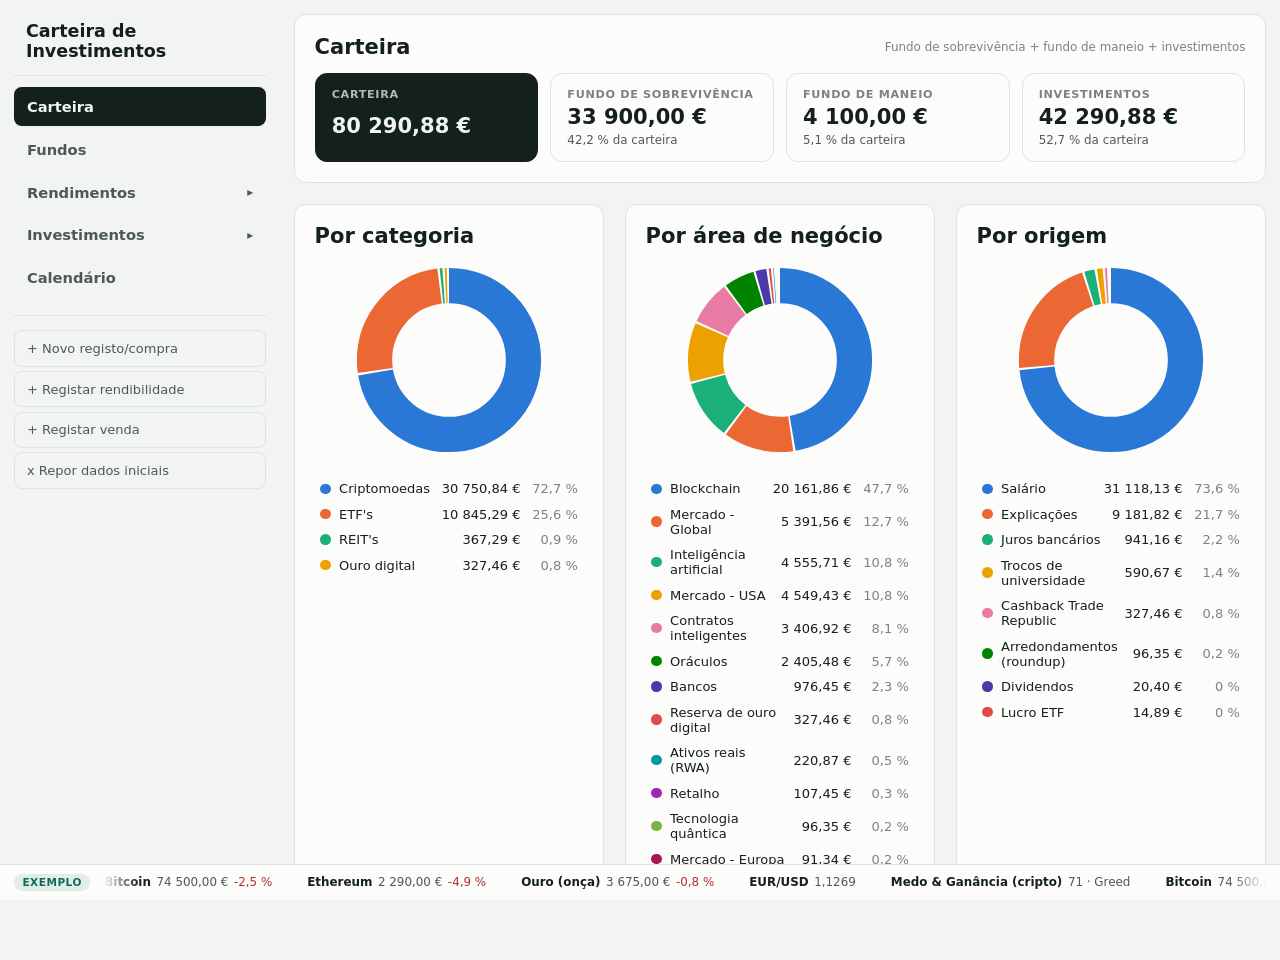
<file: index.html>
<!DOCTYPE html>
<html lang="pt-PT">
  <head>
    <meta charset="UTF-8" />
    <meta name="viewport" content="width=device-width, initial-scale=1.0" />
    <title>Carteira de Investimentos</title>
    <link rel="stylesheet" href="css/base.css" />
    <link rel="stylesheet" href="css/layout.css" />
    <link rel="stylesheet" href="css/componentes.css" />
    <script type="module" src="js/main.js"></script>
  </head>
  
  <body>
    <aside class="menu_lateral">
      <div class="menu_topo">
        <h1 class="marca">Carteira de Investimentos</h1>
        <button class="menu_hamburguer" type="button" title="Abrir o menu">☰</button>
      </div>

      <div class="menu_conteudo">
        <nav class="menu_grupo">
          <button class="menu_botao" type="button" data-pagina="carteira">Carteira</button>
          <button class="menu_botao" type="button" data-pagina="fundos">Fundos</button>

          <details class="menu_grupo" name="menu">
            <summary class="menu_titulo">Rendimentos</summary>
            <div class="submenu">
              <button class="menu_botao submenu_botao" type="button" data-pagina="depositos">Depósitos a prazo</button>
              <button class="menu_botao submenu_botao" type="button" data-pagina="governo">Dinheiro do governo</button>
              <button class="menu_botao submenu_botao" type="button" data-pagina="mais_valias">Mais-valias</button>
              <button class="menu_botao submenu_botao" type="button" data-pagina="questionarios">Questionários</button>
              <button class="menu_botao submenu_botao" type="button" data-pagina="fidelidade">Programas de fidelidade</button>
            </div>
          </details>

          <details class="menu_grupo" name="menu">
            <summary class="menu_titulo">Investimentos</summary>
            <div class="submenu">
              <button class="menu_botao submenu_botao" type="button" data-pagina="etf">ETF's</button>
              <button class="menu_botao submenu_botao" type="button" data-pagina="cripto">Criptomoedas</button>
              <button class="menu_botao submenu_botao" type="button" data-pagina="reit">REIT's</button>
              <button class="menu_botao submenu_botao" type="button" data-pagina="ppr">PPR</button>
              <button class="menu_botao submenu_botao" type="button" data-pagina="ouro">Ouro digital</button>
              <button class="menu_botao submenu_botao" type="button" data-pagina="acoes">Ações</button>
              <button class="menu_botao submenu_botao" type="button" data-pagina="fundos_investimento">Fundos de investimento</button>
              <button class="menu_botao submenu_botao" type="button" data-pagina="historico">Histórico de rendibilidade</button>
            </div>
          </details>

          <button class="menu_botao" type="button" data-pagina="calendario">Calendário</button>
        </nav>

        <menu class="menu_grupo acoes">
          <li><button class="menu_botao acao_botao" type="button" data-pagina="novo_registo">+ Novo registo/compra</button></li>
          <li><button class="menu_botao acao_botao" type="button" data-pagina="registar_rendibilidade">+ Registar rendibilidade</button></li>
          <li><button class="menu_botao acao_botao" type="button" data-pagina="registar_venda">+ Registar venda</button></li>
          <li><button class="menu_botao acao_botao" type="button" data-acao="repor_dados">x Repor dados iniciais</button></li>
        </menu>
      </div>
    </aside>

    <main id="pagina"></main>

    <footer class="rodape">
    </footer>
  </body>
</html>
</file>
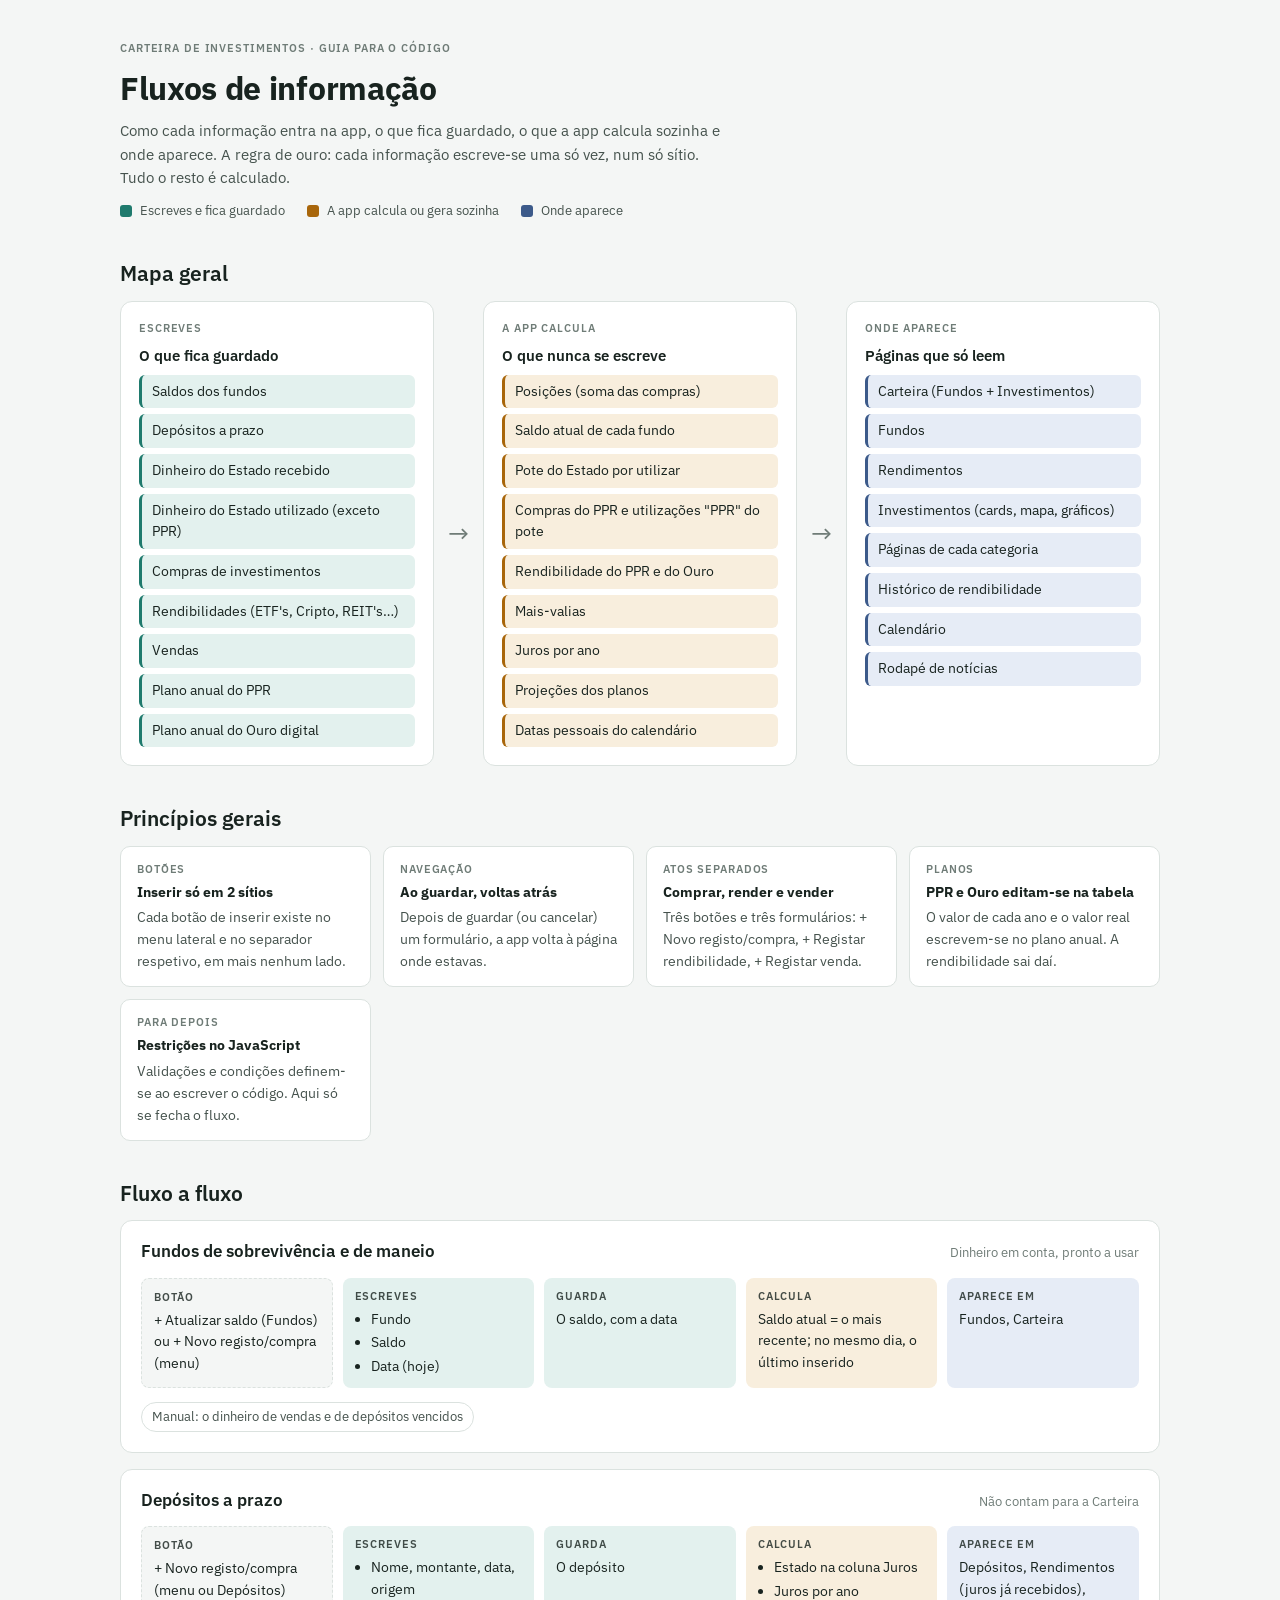
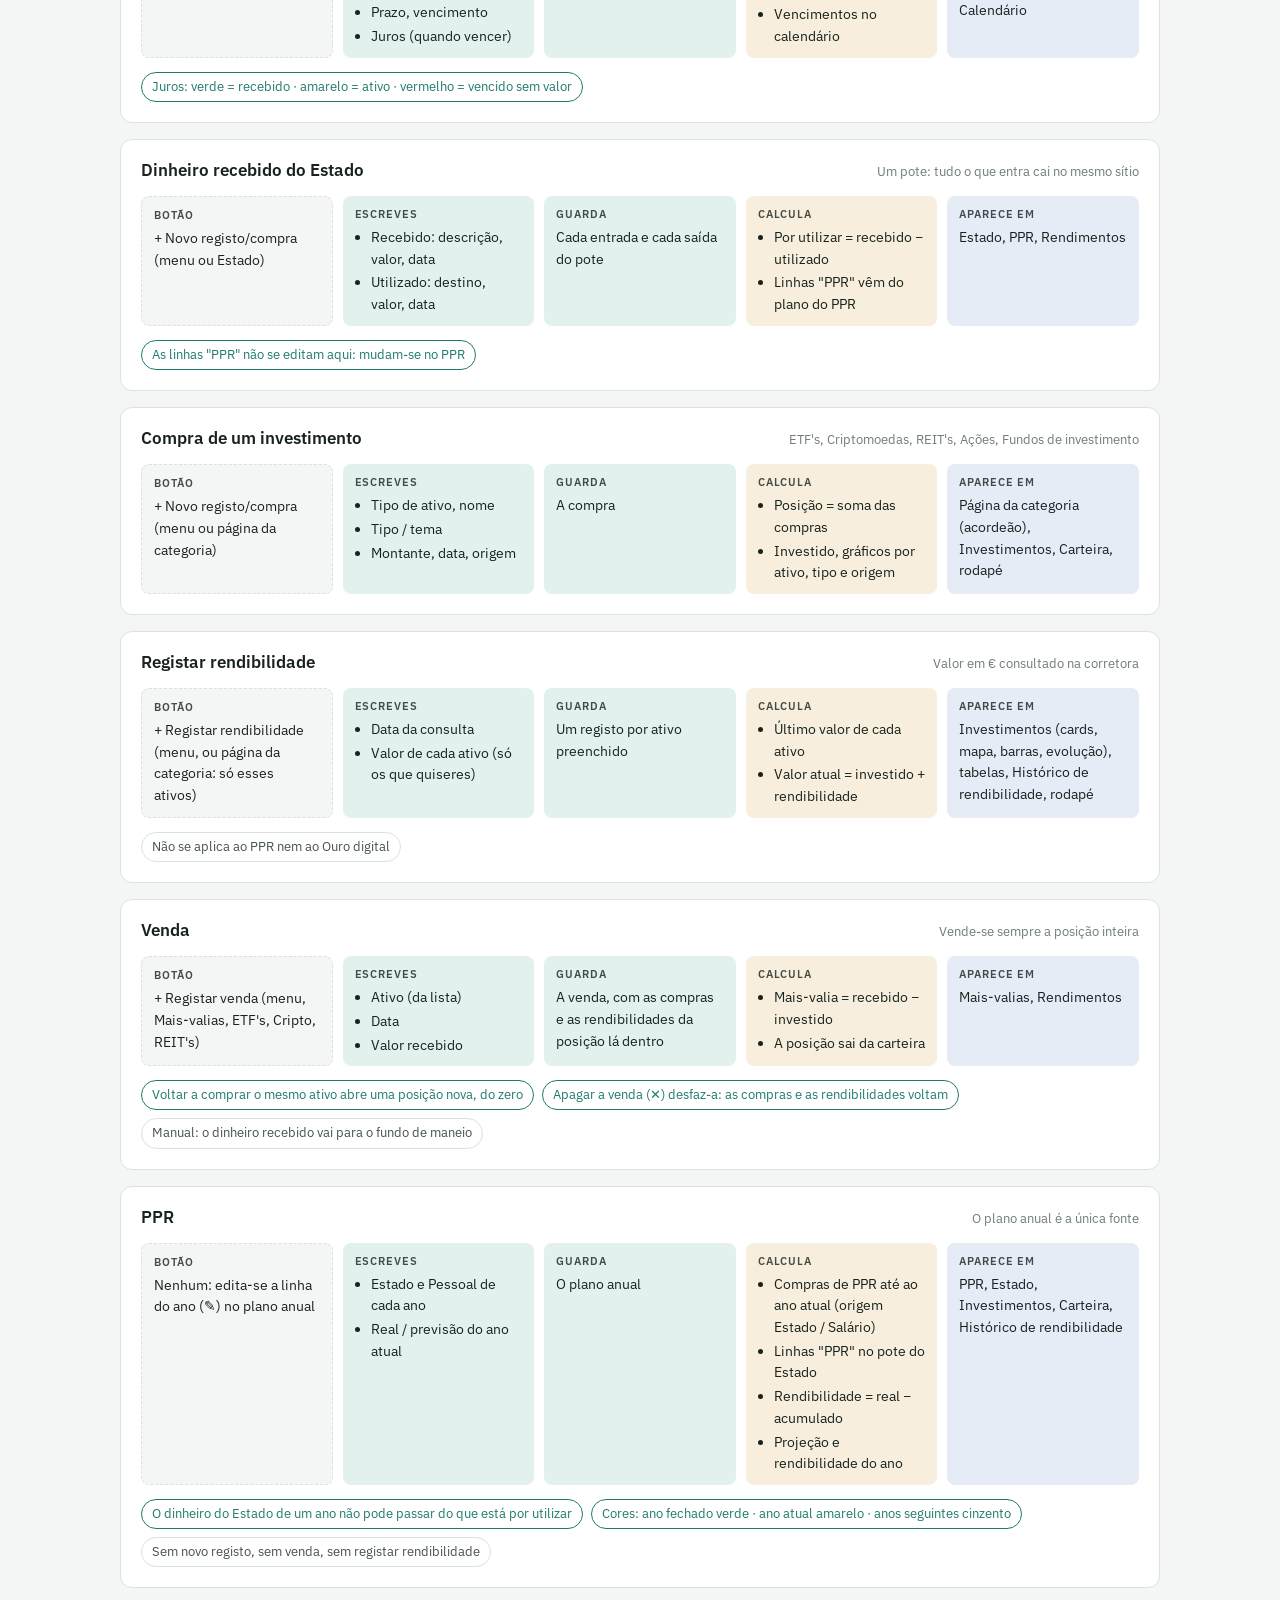
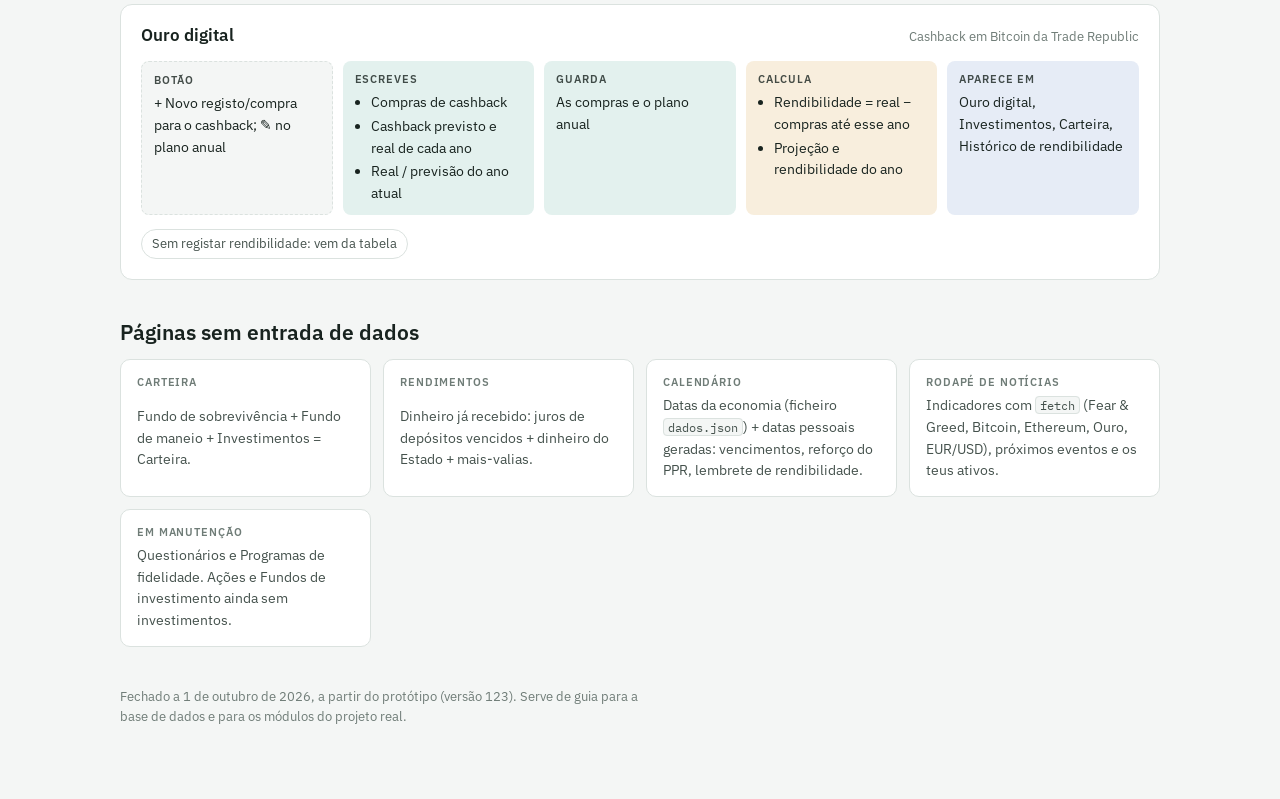
<file: artifacts/fluxos-da-carteira.html>
<!doctype html>
<meta charset="utf-8">
<meta name="viewport" content="width=device-width, initial-scale=1">
<title>Fluxos da Carteira</title>
<link rel="preconnect" href="https://fonts.googleapis.com">
<link rel="preconnect" href="https://fonts.gstatic.com" crossorigin>
<link rel="stylesheet" href="https://fonts.googleapis.com/css2?family=IBM+Plex+Sans:wght@400;500;600;700&family=IBM+Plex+Mono:wght@400;500&display=swap">
<style>
  :root {
    --fundo: #f4f6f5;
    --papel: #ffffff;
    --tinta: #18231f;
    --tinta-2: #45524d;
    --apagado: #6f7c77;
    --linha: #dbe2df;
    --guardado: #1f7a6d;      /* o que escreves e fica guardado */
    --guardado-suave: #e3f1ee;
    --gerado: #a8660b;        /* o que a app calcula ou gera */
    --gerado-suave: #f8eedd;
    --pagina: #3c5a8a;        /* onde aparece */
    --pagina-suave: #e6ecf6;
    --sans: "IBM Plex Sans", system-ui, -apple-system, "Segoe UI", sans-serif;
    --mono: "IBM Plex Mono", ui-monospace, "Cascadia Mono", Consolas, monospace;
  }
  @media (prefers-color-scheme: dark) {
    :root:not([data-theme="light"]) {
      color-scheme: dark;
      --fundo: #0f1513;
      --papel: #172019;
      --tinta: #e6efeb;
      --tinta-2: #b5c3bd;
      --apagado: #85948e;
      --linha: #2a3631;
      --guardado: #4fc2ae;
      --guardado-suave: #17312c;
      --gerado: #e2a54a;
      --gerado-suave: #33270f;
      --pagina: #8fb0e6;
      --pagina-suave: #1c2738;
    }
  }
  :root[data-theme="dark"] {
    color-scheme: dark;
    --fundo: #0f1513;
    --papel: #172019;
    --tinta: #e6efeb;
    --tinta-2: #b5c3bd;
    --apagado: #85948e;
    --linha: #2a3631;
    --guardado: #4fc2ae;
    --guardado-suave: #17312c;
    --gerado: #e2a54a;
    --gerado-suave: #33270f;
    --pagina: #8fb0e6;
    --pagina-suave: #1c2738;
  }

  body { background: var(--fundo); color: var(--tinta); font-family: var(--sans); font-size: 15px; line-height: 1.55; padding: 32px 16px 64px; }
  .pagina { max-width: 1040px; margin: 0 auto; display: grid; gap: 40px; }
  h1, h2, h3 { margin: 0; text-wrap: balance; line-height: 1.2; }
  h1 { font-size: 32px; font-weight: 700; letter-spacing: -0.01em; }
  h2 { font-size: 21px; font-weight: 600; }
  h3 { font-size: 17px; font-weight: 600; }
  p { margin: 0; }
  code { font-family: var(--mono); font-size: 0.88em; background: var(--fundo); border: 1px solid var(--linha); border-radius: 4px; padding: 0 4px; }
  .rotulo { font-size: 11px; font-weight: 600; letter-spacing: 0.08em; text-transform: uppercase; color: var(--apagado); }

  /* Cabeçalho */
  header { display: grid; gap: 12px; }
  header p { max-width: 68ch; color: var(--tinta-2); }
  .legenda { display: flex; flex-wrap: wrap; gap: 10px 22px; font-size: 13px; color: var(--tinta-2); }
  .legenda span { display: inline-flex; align-items: center; gap: 8px; }
  .legenda i { width: 12px; height: 12px; border-radius: 3px; display: inline-block; }

  /* Mapa geral: 3 colunas ligadas por setas */
  .mapa { display: grid; grid-template-columns: 1fr auto 1fr auto 1fr; gap: 14px; align-items: stretch; }
  .coluna { background: var(--papel); border: 1px solid var(--linha); border-radius: 12px; padding: 18px; display: grid; gap: 10px; align-content: start; }
  .coluna h3 { font-size: 15px; }
  .coluna ul { list-style: none; margin: 0; padding: 0; display: grid; gap: 6px; }
  .coluna li { font-size: 14px; padding: 6px 10px; border-radius: 6px; }
  .guardado li { background: var(--guardado-suave); border-left: 3px solid var(--guardado); }
  .gerado li { background: var(--gerado-suave); border-left: 3px solid var(--gerado); }
  .aparece li { background: var(--pagina-suave); border-left: 3px solid var(--pagina); }
  .seta { align-self: center; font-size: 26px; color: var(--apagado); }
  @media (max-width: 760px) {
    .mapa { grid-template-columns: 1fr; }
    .seta { justify-self: center; transform: rotate(90deg); }
  }

  /* Princípios */
  .principios { display: grid; grid-template-columns: repeat(auto-fit, minmax(230px, 1fr)); gap: 12px; }
  .principio { background: var(--papel); border: 1px solid var(--linha); border-radius: 10px; padding: 14px 16px; display: grid; gap: 4px; }
  .principio b { font-size: 14px; }
  .principio p { font-size: 14px; color: var(--tinta-2); }

  /* Fluxos */
  .fluxos { display: grid; gap: 16px; }
  .fluxo { background: var(--papel); border: 1px solid var(--linha); border-radius: 12px; padding: 20px; display: grid; gap: 14px; }
  .fluxo-cab { display: flex; flex-wrap: wrap; align-items: baseline; justify-content: space-between; gap: 6px 16px; }
  .fluxo-cab p { font-size: 13px; color: var(--apagado); }
  /* Os passos de cada fluxo: Botão → Escreves → Guarda → Calcula → Aparece em */
  .passos { display: grid; grid-template-columns: repeat(5, minmax(0, 1fr)); gap: 10px; }
  @media (max-width: 860px) { .passos { grid-template-columns: 1fr; } }
  .passo { border-radius: 8px; padding: 10px 12px; display: grid; gap: 4px; align-content: start; font-size: 14px; }
  .passo .rotulo { color: inherit; opacity: 0.8; }
  .passo.botao { background: var(--fundo); border: 1px dashed var(--linha); }
  .passo.escreves, .passo.guarda { background: var(--guardado-suave); }
  .passo.calcula { background: var(--gerado-suave); }
  .passo.aparece { background: var(--pagina-suave); }
  .passo ul { margin: 0; padding-left: 16px; display: grid; gap: 2px; }
  .notas { display: flex; flex-wrap: wrap; gap: 8px; font-size: 13px; }
  .nota { padding: 4px 10px; border-radius: 999px; border: 1px solid var(--linha); color: var(--tinta-2); }
  .nota.regra { border-color: var(--guardado); color: var(--guardado); }
  .nota.aberto { border-color: var(--gerado); color: var(--gerado); }

  /* Só leitura */
  .leitura { display: grid; grid-template-columns: repeat(auto-fit, minmax(230px, 1fr)); gap: 12px; }
  .leitura div { background: var(--papel); border: 1px solid var(--linha); border-radius: 10px; padding: 14px 16px; display: grid; gap: 4px; }
  .leitura p { font-size: 14px; color: var(--tinta-2); }

  footer { font-size: 13px; color: var(--apagado); max-width: 68ch; }
</style>

<div class="pagina">
  <header>
    <span class="rotulo">Carteira de Investimentos · guia para o código</span>
    <h1>Fluxos de informação</h1>
    <p>Como cada informação entra na app, o que fica guardado, o que a app calcula sozinha e onde aparece. A regra de ouro: cada informação escreve-se uma só vez, num só sítio. Tudo o resto é calculado.</p>
    <div class="legenda">
      <span><i style="background:var(--guardado)"></i>Escreves e fica guardado</span>
      <span><i style="background:var(--gerado)"></i>A app calcula ou gera sozinha</span>
      <span><i style="background:var(--pagina)"></i>Onde aparece</span>
    </div>
  </header>

  <!-- ===== MAPA GERAL ===== -->
  <section style="display:grid;gap:14px">
    <h2>Mapa geral</h2>
    <div class="mapa">
      <div class="coluna guardado">
        <span class="rotulo">Escreves</span>
        <h3>O que fica guardado</h3>
        <ul>
          <li>Saldos dos fundos</li>
          <li>Depósitos a prazo</li>
          <li>Dinheiro do Estado recebido</li>
          <li>Dinheiro do Estado utilizado (exceto PPR)</li>
          <li>Compras de investimentos</li>
          <li>Rendibilidades (ETF's, Cripto, REIT's…)</li>
          <li>Vendas</li>
          <li>Plano anual do PPR</li>
          <li>Plano anual do Ouro digital</li>
        </ul>
      </div>
      <span class="seta" aria-hidden="true">→</span>
      <div class="coluna gerado">
        <span class="rotulo">A app calcula</span>
        <h3>O que nunca se escreve</h3>
        <ul>
          <li>Posições (soma das compras)</li>
          <li>Saldo atual de cada fundo</li>
          <li>Pote do Estado por utilizar</li>
          <li>Compras do PPR e utilizações "PPR" do pote</li>
          <li>Rendibilidade do PPR e do Ouro</li>
          <li>Mais-valias</li>
          <li>Juros por ano</li>
          <li>Projeções dos planos</li>
          <li>Datas pessoais do calendário</li>
        </ul>
      </div>
      <span class="seta" aria-hidden="true">→</span>
      <div class="coluna aparece">
        <span class="rotulo">Onde aparece</span>
        <h3>Páginas que só leem</h3>
        <ul>
          <li>Carteira (Fundos + Investimentos)</li>
          <li>Fundos</li>
          <li>Rendimentos</li>
          <li>Investimentos (cards, mapa, gráficos)</li>
          <li>Páginas de cada categoria</li>
          <li>Histórico de rendibilidade</li>
          <li>Calendário</li>
          <li>Rodapé de notícias</li>
        </ul>
      </div>
    </div>
  </section>

  <!-- ===== PRINCÍPIOS ===== -->
  <section style="display:grid;gap:14px">
    <h2>Princípios gerais</h2>
    <div class="principios">
      <div class="principio"><span class="rotulo">Botões</span><b>Inserir só em 2 sítios</b><p>Cada botão de inserir existe no menu lateral e no separador respetivo, em mais nenhum lado.</p></div>
      <div class="principio"><span class="rotulo">Navegação</span><b>Ao guardar, voltas atrás</b><p>Depois de guardar (ou cancelar) um formulário, a app volta à página onde estavas.</p></div>
      <div class="principio"><span class="rotulo">Atos separados</span><b>Comprar, render e vender</b><p>Três botões e três formulários: + Novo registo/compra, + Registar rendibilidade, + Registar venda.</p></div>
      <div class="principio"><span class="rotulo">Planos</span><b>PPR e Ouro editam-se na tabela</b><p>O valor de cada ano e o valor real escrevem-se no plano anual. A rendibilidade sai daí.</p></div>
      <div class="principio"><span class="rotulo">Para depois</span><b>Restrições no JavaScript</b><p>Validações e condições definem-se ao escrever o código. Aqui só se fecha o fluxo.</p></div>
    </div>
  </section>

  <!-- ===== FLUXO A FLUXO ===== -->
  <section style="display:grid;gap:14px">
    <h2>Fluxo a fluxo</h2>
    <div class="fluxos">

      <article class="fluxo">
        <div class="fluxo-cab"><h3>Fundos de sobrevivência e de maneio</h3><p>Dinheiro em conta, pronto a usar</p></div>
        <div class="passos">
          <div class="passo botao"><span class="rotulo">Botão</span>+ Atualizar saldo (Fundos) ou + Novo registo/compra (menu)</div>
          <div class="passo escreves"><span class="rotulo">Escreves</span><ul><li>Fundo</li><li>Saldo</li><li>Data (hoje)</li></ul></div>
          <div class="passo guarda"><span class="rotulo">Guarda</span>O saldo, com a data</div>
          <div class="passo calcula"><span class="rotulo">Calcula</span>Saldo atual = o mais recente; no mesmo dia, o último inserido</div>
          <div class="passo aparece"><span class="rotulo">Aparece em</span>Fundos, Carteira</div>
        </div>
        <div class="notas"><span class="nota">Manual: o dinheiro de vendas e de depósitos vencidos</span></div>
      </article>

      <article class="fluxo">
        <div class="fluxo-cab"><h3>Depósitos a prazo</h3><p>Não contam para a Carteira</p></div>
        <div class="passos">
          <div class="passo botao"><span class="rotulo">Botão</span>+ Novo registo/compra (menu ou Depósitos)</div>
          <div class="passo escreves"><span class="rotulo">Escreves</span><ul><li>Nome, montante, data, origem</li><li>Prazo, vencimento</li><li>Juros (quando vencer)</li></ul></div>
          <div class="passo guarda"><span class="rotulo">Guarda</span>O depósito</div>
          <div class="passo calcula"><span class="rotulo">Calcula</span><ul><li>Estado na coluna Juros</li><li>Juros por ano</li><li>Vencimentos no calendário</li></ul></div>
          <div class="passo aparece"><span class="rotulo">Aparece em</span>Depósitos, Rendimentos (juros já recebidos), Calendário</div>
        </div>
        <div class="notas"><span class="nota regra">Juros: verde = recebido · amarelo = ativo · vermelho = vencido sem valor</span></div>
      </article>

      <article class="fluxo">
        <div class="fluxo-cab"><h3>Dinheiro recebido do Estado</h3><p>Um pote: tudo o que entra cai no mesmo sítio</p></div>
        <div class="passos">
          <div class="passo botao"><span class="rotulo">Botão</span>+ Novo registo/compra (menu ou Estado)</div>
          <div class="passo escreves"><span class="rotulo">Escreves</span><ul><li>Recebido: descrição, valor, data</li><li>Utilizado: destino, valor, data</li></ul></div>
          <div class="passo guarda"><span class="rotulo">Guarda</span>Cada entrada e cada saída do pote</div>
          <div class="passo calcula"><span class="rotulo">Calcula</span><ul><li>Por utilizar = recebido − utilizado</li><li>Linhas "PPR" vêm do plano do PPR</li></ul></div>
          <div class="passo aparece"><span class="rotulo">Aparece em</span>Estado, PPR, Rendimentos</div>
        </div>
        <div class="notas"><span class="nota regra">As linhas "PPR" não se editam aqui: mudam-se no PPR</span></div>
      </article>

      <article class="fluxo">
        <div class="fluxo-cab"><h3>Compra de um investimento</h3><p>ETF's, Criptomoedas, REIT's, Ações, Fundos de investimento</p></div>
        <div class="passos">
          <div class="passo botao"><span class="rotulo">Botão</span>+ Novo registo/compra (menu ou página da categoria)</div>
          <div class="passo escreves"><span class="rotulo">Escreves</span><ul><li>Tipo de ativo, nome</li><li>Tipo / tema</li><li>Montante, data, origem</li></ul></div>
          <div class="passo guarda"><span class="rotulo">Guarda</span>A compra</div>
          <div class="passo calcula"><span class="rotulo">Calcula</span><ul><li>Posição = soma das compras</li><li>Investido, gráficos por ativo, tipo e origem</li></ul></div>
          <div class="passo aparece"><span class="rotulo">Aparece em</span>Página da categoria (acordeão), Investimentos, Carteira, rodapé</div>
        </div>
      </article>

      <article class="fluxo">
        <div class="fluxo-cab"><h3>Registar rendibilidade</h3><p>Valor em € consultado na corretora</p></div>
        <div class="passos">
          <div class="passo botao"><span class="rotulo">Botão</span>+ Registar rendibilidade (menu, ou página da categoria: só esses ativos)</div>
          <div class="passo escreves"><span class="rotulo">Escreves</span><ul><li>Data da consulta</li><li>Valor de cada ativo (só os que quiseres)</li></ul></div>
          <div class="passo guarda"><span class="rotulo">Guarda</span>Um registo por ativo preenchido</div>
          <div class="passo calcula"><span class="rotulo">Calcula</span><ul><li>Último valor de cada ativo</li><li>Valor atual = investido + rendibilidade</li></ul></div>
          <div class="passo aparece"><span class="rotulo">Aparece em</span>Investimentos (cards, mapa, barras, evolução), tabelas, Histórico de rendibilidade, rodapé</div>
        </div>
        <div class="notas"><span class="nota">Não se aplica ao PPR nem ao Ouro digital</span></div>
      </article>

      <article class="fluxo">
        <div class="fluxo-cab"><h3>Venda</h3><p>Vende-se sempre a posição inteira</p></div>
        <div class="passos">
          <div class="passo botao"><span class="rotulo">Botão</span>+ Registar venda (menu, Mais-valias, ETF's, Cripto, REIT's)</div>
          <div class="passo escreves"><span class="rotulo">Escreves</span><ul><li>Ativo (da lista)</li><li>Data</li><li>Valor recebido</li></ul></div>
          <div class="passo guarda"><span class="rotulo">Guarda</span>A venda, com as compras e as rendibilidades da posição lá dentro</div>
          <div class="passo calcula"><span class="rotulo">Calcula</span><ul><li>Mais-valia = recebido − investido</li><li>A posição sai da carteira</li></ul></div>
          <div class="passo aparece"><span class="rotulo">Aparece em</span>Mais-valias, Rendimentos</div>
        </div>
        <div class="notas">
          <span class="nota regra">Voltar a comprar o mesmo ativo abre uma posição nova, do zero</span>
          <span class="nota regra">Apagar a venda (✕) desfaz-a: as compras e as rendibilidades voltam</span>
          <span class="nota">Manual: o dinheiro recebido vai para o fundo de maneio</span>
        </div>
      </article>

      <article class="fluxo">
        <div class="fluxo-cab"><h3>PPR</h3><p>O plano anual é a única fonte</p></div>
        <div class="passos">
          <div class="passo botao"><span class="rotulo">Botão</span>Nenhum: edita-se a linha do ano (✎) no plano anual</div>
          <div class="passo escreves"><span class="rotulo">Escreves</span><ul><li>Estado e Pessoal de cada ano</li><li>Real / previsão do ano atual</li></ul></div>
          <div class="passo guarda"><span class="rotulo">Guarda</span>O plano anual</div>
          <div class="passo calcula"><span class="rotulo">Calcula</span><ul><li>Compras de PPR até ao ano atual (origem Estado / Salário)</li><li>Linhas "PPR" no pote do Estado</li><li>Rendibilidade = real − acumulado</li><li>Projeção e rendibilidade do ano</li></ul></div>
          <div class="passo aparece"><span class="rotulo">Aparece em</span>PPR, Estado, Investimentos, Carteira, Histórico de rendibilidade</div>
        </div>
        <div class="notas">
          <span class="nota regra">O dinheiro do Estado de um ano não pode passar do que está por utilizar</span>
          <span class="nota regra">Cores: ano fechado verde · ano atual amarelo · anos seguintes cinzento</span>
          <span class="nota">Sem novo registo, sem venda, sem registar rendibilidade</span>
        </div>
      </article>

      <article class="fluxo">
        <div class="fluxo-cab"><h3>Ouro digital</h3><p>Cashback em Bitcoin da Trade Republic</p></div>
        <div class="passos">
          <div class="passo botao"><span class="rotulo">Botão</span>+ Novo registo/compra para o cashback; ✎ no plano anual</div>
          <div class="passo escreves"><span class="rotulo">Escreves</span><ul><li>Compras de cashback</li><li>Cashback previsto e real de cada ano</li><li>Real / previsão do ano atual</li></ul></div>
          <div class="passo guarda"><span class="rotulo">Guarda</span>As compras e o plano anual</div>
          <div class="passo calcula"><span class="rotulo">Calcula</span><ul><li>Rendibilidade = real − compras até esse ano</li><li>Projeção e rendibilidade do ano</li></ul></div>
          <div class="passo aparece"><span class="rotulo">Aparece em</span>Ouro digital, Investimentos, Carteira, Histórico de rendibilidade</div>
        </div>
        <div class="notas"><span class="nota">Sem registar rendibilidade: vem da tabela</span></div>
      </article>

    </div>
  </section>

  <!-- ===== SÓ LEITURA ===== -->
  <section style="display:grid;gap:14px">
    <h2>Páginas sem entrada de dados</h2>
    <div class="leitura">
      <div><span class="rotulo">Carteira</span><p>Fundo de sobrevivência + Fundo de maneio + Investimentos = Carteira.</p></div>
      <div><span class="rotulo">Rendimentos</span><p>Dinheiro já recebido: juros de depósitos vencidos + dinheiro do Estado + mais-valias.</p></div>
      <div><span class="rotulo">Calendário</span><p>Datas da economia (ficheiro <code>dados.json</code>) + datas pessoais geradas: vencimentos, reforço do PPR, lembrete de rendibilidade.</p></div>
      <div><span class="rotulo">Rodapé de notícias</span><p>Indicadores com <code>fetch</code> (Fear &amp; Greed, Bitcoin, Ethereum, Ouro, EUR/USD), próximos eventos e os teus ativos.</p></div>
      <div><span class="rotulo">Em manutenção</span><p>Questionários e Programas de fidelidade. Ações e Fundos de investimento ainda sem investimentos.</p></div>
    </div>
  </section>

  <footer>Fechado a 1 de outubro de 2026, a partir do protótipo (versão 123). Serve de guia para a base de dados e para os módulos do projeto real.</footer>
</div>
</file>
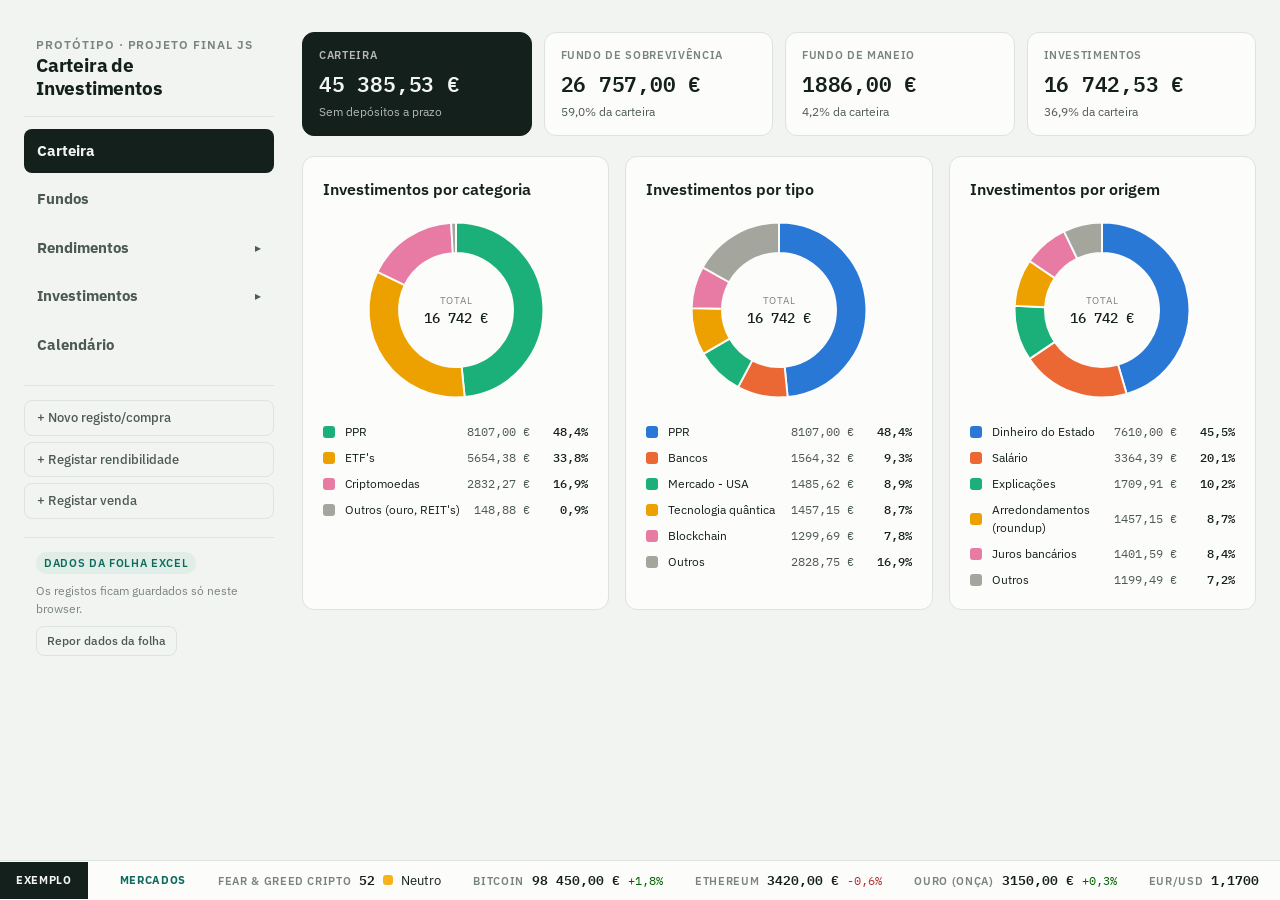
<file: artifacts/prototipo-carteira.html>
<!doctype html>
<meta charset="utf-8">
<meta name="viewport" content="width=device-width, initial-scale=1">
<title>Carteira de Investimentos</title>
<link rel="preconnect" href="https://fonts.googleapis.com">
<link rel="preconnect" href="https://fonts.gstatic.com" crossorigin>
<link rel="stylesheet" href="https://fonts.googleapis.com/css2?family=IBM+Plex+Mono:wght@400;500&family=IBM+Plex+Sans:wght@400;500;600;700&display=swap">
<style>
  :root {
    --bg: #f2f4f1;
    --surface: #fcfcfb;
    --surface-2: #f7f8f6;
    --ink: #14201b;
    --ink-2: #4d5a53;
    --muted: #7a847e;
    --line: #dde3de;
    --accent: #0e6b5c;
    --accent-ink: #ffffff;
    --accent-soft: #e1eee8;
    --c1: #2a78d6; --c2: #eb6834; --c3: #1baf7a; --c4: #eda100; --c5: #e87ba4; --c6: #008300; --c7: #4a3aa7; --c8: #e34948;
    --c-outros: #a4a59c;
    --good: #0ca30c; --warn: #fab219; --crit: #d03b3b;
    --good-text: #006300; --crit-text: #b42f2f;
    --amarelo-text: #946300;
    --shadow: 0 1px 2px rgba(20, 32, 27, 0.06), 0 8px 24px rgba(20, 32, 27, 0.06);
    --sans: "IBM Plex Sans", system-ui, -apple-system, "Segoe UI", sans-serif;
    --mono: "IBM Plex Mono", ui-monospace, "Cascadia Mono", Consolas, monospace;
  }
  @media (prefers-color-scheme: dark) {
    :root:not([data-theme="light"]) {
      color-scheme: dark;
      --bg: #0e1311; --surface: #161c19; --surface-2: #1b2320;
      --ink: #eef2ef; --ink-2: #b7c1bb; --muted: #87918b; --line: #2a332f;
      --accent: #4bb89e; --accent-ink: #062019; --accent-soft: #1a2b25;
      --c1: #3987e5; --c2: #d95926; --c3: #199e70; --c4: #c98500; --c5: #d55181; --c6: #008300; --c7: #9085e9; --c8: #e66767;
      --c-outros: #6c6d66;
      --good-text: #3fcf3f; --crit-text: #f07d7d;
      --amarelo-text: #f2c14e;
      --shadow: 0 1px 2px rgba(0, 0, 0, 0.4);
    }
  }
  :root[data-theme="dark"] {
    color-scheme: dark;
    --bg: #0e1311; --surface: #161c19; --surface-2: #1b2320;
    --ink: #eef2ef; --ink-2: #b7c1bb; --muted: #87918b; --line: #2a332f;
    --accent: #4bb89e; --accent-ink: #062019; --accent-soft: #1a2b25;
    --c1: #3987e5; --c2: #d95926; --c3: #199e70; --c4: #c98500; --c5: #d55181; --c6: #008300; --c7: #9085e9; --c8: #e66767;
    --c-outros: #6c6d66;
    --good-text: #3fcf3f; --crit-text: #f07d7d;
    --amarelo-text: #f2c14e;
    --shadow: 0 1px 2px rgba(0, 0, 0, 0.4);
  }

  * { box-sizing: border-box; }
  body {
    background: var(--bg);
    color: var(--ink);
    font-family: var(--sans);
    font-size: 14px;
    line-height: 1.5;
    padding-inline: 16px;
    padding-block: 24px 90px; /* espaço em baixo para a barra de indicadores */
  }
  .wrap { max-width: 1600px; margin: 0 auto; display: grid; gap: 20px; } /* ocupa o ecrã até 1600px de largura */
  .num { font-family: var(--mono); font-variant-numeric: tabular-nums; }
  h1, h2, h3 { margin: 0; text-wrap: balance; }

  /* Cabeçalho */
  .brand small { display: block; font-size: 12px; letter-spacing: 0.08em; text-transform: uppercase; color: var(--muted); font-weight: 600; }
  .brand h1 { font-size: 26px; font-weight: 700; letter-spacing: -0.01em; }
  .chip { font-size: 11px; font-weight: 600; letter-spacing: 0.06em; text-transform: uppercase; padding: 3px 8px; border-radius: 999px; background: var(--accent-soft); color: var(--accent); }

  /* Título no topo do menu lateral */
  .menu-lateral .brand { padding: 4px 12px 16px; margin-bottom: 8px; border-bottom: 1px solid var(--line); }
  .menu-lateral .brand h1 { font-size: 19px; line-height: 1.2; }
  /* Rodapé do menu: letra pequena */
  .menu-rodape { display: grid; gap: 8px; justify-items: start; margin-top: 14px; padding: 14px 12px 0;
    border-top: 1px solid var(--line); font-size: 12px; color: var(--muted); }

  /* Menu lateral à esquerda + conteúdo à direita */
  .layout { display: grid; grid-template-columns: 250px minmax(0, 1fr); gap: 28px; align-items: start; }
  .menu-lateral { position: sticky; top: 12px; display: flex; flex-direction: column; gap: 4px; }
  .menu-lateral .tab { text-align: left; width: 100%; }
  .menu-principal { font-size: 15px !important; font-weight: 700 !important; padding: 10px 12px !important;
    display: flex; justify-content: space-between; align-items: center; }
  .menu-principal .seta { transition: transform 0.2s; font-size: 12px; }
  .menu-grupo.aberto .seta { transform: rotate(90deg); }
  /* Acordeão: o submenu só aparece quando o grupo está aberto */
  .submenu { display: none; gap: 2px; margin: 2px 0 6px 14px; padding-left: 10px; border-left: 2px solid var(--line); }
  .menu-grupo.aberto .submenu { display: grid; }
  .menu-acoes { display: grid; gap: 6px; margin-top: 14px; padding-top: 14px; border-top: 1px solid var(--line); }
  .conteudo { min-width: 0; }
  /* Ecrã estreito (telemóvel): o menu fica em cima do conteúdo */
  @media (max-width: 800px) {
    .layout { grid-template-columns: 1fr; }
    .menu-lateral { position: static; }
  }
  /* Página "em manutenção" */
  /* Barra de indicadores gerais: fixa no fundo do ecrã */
  .barra-indicadores { position: fixed; left: 0; right: 0; bottom: 0; z-index: 20; display: flex; align-items: center;
    background: var(--surface); border-top: 1px solid var(--line); white-space: nowrap; font-size: 13px; }
  /* Etiqueta fixa à esquerda ("Ao vivo" / "Exemplo") */
  .ticker-estado { flex: none; padding: 10px 16px; font-size: 11px; font-weight: 700; letter-spacing: 0.06em; text-transform: uppercase;
    background: var(--ink); color: var(--bg); }
  /* Rodapé de notícias: a faixa anda da direita para a esquerda sem parar */
  .ticker { flex: 1; overflow: hidden; }
  .ticker-faixa { display: inline-flex; gap: 32px; padding: 10px 0 10px 32px; animation: correr linear infinite; }
  .ticker:hover .ticker-faixa { animation-play-state: paused; } /* pára com o rato por cima, para ler */
  @keyframes correr { from { transform: translateX(0); } to { transform: translateX(-50%); } }
  @media (prefers-reduced-motion: reduce) { .ticker { overflow-x: auto; } .ticker-faixa { animation: none; } }
  .ticker-titulo { font-size: 11px; font-weight: 700; letter-spacing: 0.06em; color: var(--accent); align-self: center; }
  .indicador { display: flex; align-items: baseline; gap: 8px; }
  .indicador span { font-size: 11px; font-weight: 600; letter-spacing: 0.06em; text-transform: uppercase; color: var(--muted); }
  .indicador strong { font-weight: 600; }
  .indicador .dot { display: inline-block; align-self: center; }
  .indicador em { font-style: normal; font-size: 12px; }
  .mes-titulo { font-size: 13px; font-weight: 700; letter-spacing: 0.06em; text-transform: uppercase; color: var(--muted); margin: 18px 0 6px; }
  .mes-titulo:first-of-type { margin-top: 0; }
  .saldo-atual td { font-weight: 600; } /* nos fundos, o saldo mais recente (o que conta) */
  .manutencao { text-align: center; padding: 70px 20px; }
  .manutencao b { display: block; font-size: 28px; letter-spacing: 0.08em; margin-bottom: 8px; }

  /* Separadores */
  .tabs { display: flex; flex-wrap: wrap; gap: 6px; border-bottom: 1px solid var(--line); padding-bottom: 10px; }
  .tab {
    font: inherit; font-size: 13px; font-weight: 500;
    border: 1px solid transparent; background: transparent; color: var(--ink-2);
    padding: 7px 12px; border-radius: 8px; cursor: pointer;
  }
  .tab:hover { background: var(--surface); color: var(--ink); }
  .tab[aria-selected="true"] { background: var(--ink); color: var(--bg); }
  .tab.primary:not([aria-selected="true"]) { border-color: var(--line); }
  .tab:focus-visible, button:focus-visible, input:focus-visible, select:focus-visible, textarea:focus-visible {
    outline: 2px solid var(--accent); outline-offset: 2px;
  }
  .sep { width: 1px; background: var(--line); margin-inline: 4px; }

  /* Blocos */
  .panel { background: var(--surface); border: 1px solid var(--line); border-radius: 12px; padding: 20px; }
  .panel-head { display: flex; flex-wrap: wrap; justify-content: space-between; align-items: baseline; gap: 8px; margin-bottom: 14px; }
  .panel-head h2 { font-size: 16px; font-weight: 600; }
  .panel-head p { margin: 0; font-size: 12px; color: var(--muted); }

  /* KPIs */
  /* 4 cards lado a lado; 2 por linha em ecrãs médios; 1 no telemóvel */
  .kpis { display: grid; grid-template-columns: repeat(4, minmax(0, 1fr)); gap: 12px; }
  @media (max-width: 760px) { .kpis { grid-template-columns: repeat(2, minmax(0, 1fr)); } }
  @media (max-width: 420px) { .kpis { grid-template-columns: 1fr; } }
  .kpi { background: var(--surface); border: 1px solid var(--line); border-radius: 12px; padding: 14px 16px; display: grid; gap: 4px; align-content: start; }
  .kpi .label { font-size: 11px; letter-spacing: 0.06em; text-transform: uppercase; color: var(--muted); font-weight: 600; }
  .kpi .value { font-size: clamp(16px, 1.7vw, 21px); font-weight: 600; letter-spacing: -0.01em; white-space: nowrap; }
  .kpi .sub { font-size: 12px; color: var(--ink-2); }
  .kpi .value.nome { white-space: normal; font-size: 16px; line-height: 1.3; }
  .kpi.hero { background: var(--ink); color: var(--bg); border-color: var(--ink); }
  .kpi.hero .label, .kpi.hero .sub { color: color-mix(in srgb, var(--bg) 72%, transparent); }

  /* Gráficos circulares */
  /* 3 gráficos circulares lado a lado; num ecrã estreito ficam uns por baixo dos outros */
  .charts.tres { grid-template-columns: repeat(3, minmax(0, 1fr)); }
  @media (max-width: 900px) { .charts.tres { grid-template-columns: 1fr; } }
  /* 2 gráficos lado a lado; um por baixo do outro só no telemóvel */
  .charts { display: grid; grid-template-columns: repeat(2, minmax(0, 1fr)); gap: 16px; }
  @media (max-width: 640px) { .charts { grid-template-columns: 1fr; } }
  .donut-wrap { display: grid; grid-template-columns: 1fr; gap: 18px; justify-items: center; position: relative; }
  .donut { width: 100%; max-width: 190px; height: auto; display: block; }
  .donut path { stroke: var(--surface); stroke-width: 2; cursor: pointer; transition: opacity 0.15s; }
  .donut.hovering path:not(.on) { opacity: 0.35; }
  .donut .center-v { font-family: var(--mono); font-size: 15px; font-weight: 500; fill: var(--ink); }
  .donut .center-l { font-size: 10px; fill: var(--muted); letter-spacing: 0.08em; }
  .legend { list-style: none; margin: 0; padding: 0; display: grid; gap: 8px; width: 100%; }
  .legend li { display: grid; grid-template-columns: 12px 1fr auto auto; gap: 10px; align-items: center; font-size: 12px; }
  .legend .sw { width: 12px; height: 12px; border-radius: 3px; }
  .legend .v { color: var(--ink-2); }
  .legend .p { color: var(--ink); font-weight: 500; min-width: 48px; text-align: right; }
  .tooltip {
    position: absolute; pointer-events: none; z-index: 5;
    background: var(--ink); color: var(--bg); font-size: 12px; line-height: 1.4;
    padding: 8px 10px; border-radius: 8px; box-shadow: var(--shadow); white-space: nowrap;
  }
  .tooltip b { display: block; font-weight: 600; }
  .switch { display: inline-flex; align-items: center; gap: 8px; font-size: 13px; color: var(--ink-2); cursor: pointer; }
  .switch input { accent-color: var(--accent); width: 16px; height: 16px; }

  /* Meta */
  .meter { display: grid; gap: 8px; }
  .meter-track { height: 10px; background: var(--accent-soft); border-radius: 999px; overflow: hidden; }
  .meter-fill { height: 100%; background: var(--accent); border-radius: 999px; }
  .meter-row { display: flex; justify-content: space-between; flex-wrap: wrap; gap: 8px; font-size: 13px; color: var(--ink-2); }

  /* Tabelas */
  .table-scroll { overflow-x: auto; }
  /* Botões Editar / Apagar / Guardar e campos da linha em edição */
  .nowrap { white-space: nowrap; }
  .acoes { display: inline-flex; gap: 6px; justify-content: flex-end; white-space: nowrap; }
  .cell-input { padding: 5px 8px; font-size: 13px; min-width: 90px; background: var(--surface); border-color: var(--accent); }
  input[type="number"].cell-input { width: 110px; text-align: right; }
  input[type="date"].cell-input { width: 140px; }
  /* PPR */
  .resumo-lista { margin: 0; display: grid; }
  .resumo-lista > div { display: flex; justify-content: space-between; align-items: center; gap: 12px; padding: 8px 0; border-bottom: 1px solid var(--line); font-size: 13px; }
  .resumo-lista > div:last-child { border-bottom: none; }
  .resumo-lista dt { color: var(--ink-2); }
  .resumo-lista dd { margin: 0; text-align: right; white-space: nowrap; }
  .resumo-lista .forte dt, .resumo-lista .forte dd { color: var(--ink); font-weight: 600; }
  .resumo-lista input.cell-input { width: 80px; }
  .texto { margin: 0; color: var(--ink-2); max-width: 65ch; }
  .valor-grande { margin: 0 0 8px; font-size: 28px; font-weight: 600; color: var(--accent); }
  tr.ano-atual td { background: var(--accent-soft); }
  .valor-real { color: var(--good-text); font-weight: 600; }
  .valor-projetado { color: var(--amarelo-text); }
  /* Dinheiro do Estado: cards como nos depósitos + tabelas compactas */
  /* Duas colunas sempre lado a lado (só empilham no telemóvel) */
  .lado-a-lado { display: grid; grid-template-columns: repeat(2, minmax(0, 1fr)); gap: 16px; }
  @media (max-width: 640px) { .lado-a-lado { grid-template-columns: 1fr; } }
  .lado-a-lado .panel { padding: 16px; }
  .years:last-child { margin-bottom: 0; }
  /* Card em destaque: fundo claro, igual ao card "hero" das páginas principais */
  .year.destaque { border-color: var(--ink); background: var(--ink); color: var(--bg); }
  .year.destaque span { color: color-mix(in srgb, var(--bg) 72%, transparent); }
  .year.destaque strong { font-weight: 600; }
  .tabela-compacta th, .tabela-compacta td { padding: 8px 8px; }
  .tabela-compacta th { font-size: 11px; }
  .btn-icone {
    font: inherit; font-size: 13px; width: 28px; height: 28px; padding: 0; cursor: pointer;
    display: inline-grid; place-items: center; border-radius: 7px;
    border: 1px solid var(--line); background: transparent; color: var(--ink-2);
  }
  .btn-icone:hover { background: var(--surface-2); color: var(--ink); }
  .btn-icone.perigo { color: var(--crit-text); }
  .btn-icone.perigo.armed { background: var(--crit); border-color: var(--crit); color: #fff; }

  /* Barras de rendibilidade (a partir do zero) */
  .barras { display: grid; gap: 10px; }
  .barra-linha { display: grid; grid-template-columns: minmax(120px, 260px) 1fr 96px; gap: 12px; align-items: center; font-size: 12px; }
  .botoes-grafico { display: flex; flex-wrap: wrap; gap: 8px; }
  .alternar { display: inline-flex; border: 1px solid var(--line); border-radius: 8px; overflow: hidden; }
  .alternar button { font: inherit; font-size: 13px; font-weight: 600; padding: 5px 14px; border: none; background: transparent; color: var(--ink-2); cursor: pointer; }
  .alternar button[aria-pressed="true"] { background: var(--ink); color: var(--bg); }
  .barra-nome { overflow-wrap: anywhere; }
  .barra-nome .dot { display: inline-block; margin-right: 8px; vertical-align: 1px; }
  .barra-pista { position: relative; height: 22px; }
  .barra-zero { position: absolute; top: -4px; bottom: -4px; width: 1px; background: var(--muted); }
  .barra { position: absolute; top: 2px; height: 18px; }

  /* Mapa de calor: tamanho = investido, cor = rendibilidade */
  .mapa { position: relative; height: 380px; border-radius: 10px; overflow: hidden; }
  @media (max-width: 640px) { .mapa { height: 300px; } }
  .mapa-bloco { position: absolute; box-sizing: border-box; border: 2px solid var(--surface); border-radius: 8px;
    padding: 8px 10px; overflow: hidden; display: flex; flex-direction: column; justify-content: center; gap: 2px;
    color: var(--ink); transition: filter 0.15s; }
  .mapa-bloco:hover { filter: brightness(1.15); }
  .mapa-bloco b { font-size: 13px; line-height: 1.2; }
  .mapa-bloco .mapa-pct { font-size: 16px; font-weight: 700; }
  .mapa-bloco small { font-size: 12px; opacity: 0.8; }
  .mapa-legenda { display: flex; align-items: center; gap: 8px; font-size: 12px; color: var(--muted); margin-top: 10px; }
  .mapa-legenda i { display: inline-block; width: 18px; height: 12px; border-radius: 3px; }

  .barra.pos { background: var(--good); border-radius: 0 4px 4px 0; }
  .barra.neg { background: var(--crit); border-radius: 4px 0 0 4px; }
  .barra-valor { text-align: right; }
  @media (max-width: 560px) {
    .barra-linha { grid-template-columns: 1fr 96px; }
    .barra-nome { grid-column: 1 / -1; }
  }
  /* Acordeão das posições */
  .acordeao { font: inherit; font-weight: 600; color: var(--ink); background: none; border: none; padding: 0; cursor: pointer; display: inline-flex; align-items: center; gap: 8px; text-align: left; }
  .acordeao .seta { display: inline-block; color: var(--muted); transition: transform 0.15s; }
  .acordeao[aria-expanded="true"] .seta { transform: rotate(90deg); }
  tr.posicao:hover td { background: var(--surface-2); }
  tr.compra td, tr.compra-cab td { background: var(--surface-2); }
  tr.compra td:first-child, tr.compra-cab td:first-child { padding-left: 32px; }
  tr.compra-cab td { font-size: 11px; letter-spacing: 0.05em; text-transform: uppercase; color: var(--muted); font-weight: 600; padding-block: 6px; }
  tr.compra td { font-size: 12px; }
  /* Tabela com scroll vertical e cabeçalho fixo */
  .table-alta { max-height: 440px; overflow-y: auto; border: 1px solid var(--line); border-radius: 10px; }
  .table-alta thead th { position: sticky; top: 0; background: var(--surface); z-index: 1; }
  /* Planos do PPR e do Ouro: as colunas do que PUSESTE têm um fundo ligeiramente diferente */
  .puseste { background: color-mix(in srgb, var(--accent) 8%, var(--surface)); }
  .table-alta thead th.puseste { background: color-mix(in srgb, var(--accent) 14%, var(--surface)); }
  table { width: 100%; border-collapse: collapse; font-size: 13px; }
  th { text-align: left; font-size: 11px; letter-spacing: 0.05em; text-transform: uppercase; color: var(--muted); font-weight: 600; padding: 8px 10px; border-bottom: 1px solid var(--line); white-space: nowrap; }
  td { padding: 10px; border-bottom: 1px solid var(--line); vertical-align: middle; }
  tr:last-child td { border-bottom: none; }
  td.r, th.r { text-align: right; }
  tfoot td { font-weight: 600; border-top: 1px solid var(--ink-2); border-bottom: none; }
  .cat-cell { display: flex; align-items: center; gap: 10px; }
  .dot { width: 10px; height: 10px; border-radius: 3px; flex: none; }
  .muted { color: var(--muted); }
  .empty { padding: 28px; text-align: center; color: var(--muted); font-size: 14px; }

  .badge { display: inline-flex; align-items: center; gap: 6px; font-size: 12px; font-weight: 500; padding: 3px 9px; border-radius: 999px; border: 1px solid var(--line); white-space: nowrap; color: var(--ink); }
  .badge i { width: 8px; height: 8px; border-radius: 50%; }
  .badge.good i { background: var(--good); }
  .badge.warn i { background: var(--warn); }
  .badge.done { color: var(--muted); }
  .badge.done i { background: var(--c-outros); }

  .btn {
    font: inherit; font-size: 13px; font-weight: 600; cursor: pointer;
    padding: 9px 16px; border-radius: 8px; border: 1px solid var(--accent);
    background: var(--accent); color: var(--accent-ink);
  }
  .btn.ghost { background: transparent; color: var(--ink-2); border-color: var(--line); font-weight: 500; }
  .btn.small { padding: 5px 10px; font-size: 12px; }
  .btn.danger { background: transparent; color: var(--crit-text); border-color: var(--line); font-weight: 500; }
  .btn.danger.armed { background: var(--crit); color: #fff; border-color: var(--crit); }

  /* Resumos por ano */
  .years { display: grid; grid-template-columns: repeat(auto-fit, minmax(130px, 1fr)); gap: 10px; margin-bottom: 16px; }
  .year { border: 1px solid var(--line); border-radius: 10px; padding: 10px 12px; background: var(--surface-2); }
  .year span { display: block; font-size: 12px; color: var(--muted); font-weight: 600; letter-spacing: 0.05em; }
  .year strong { font-size: 16px; font-weight: 500; }

  /* Formulário */
  form { display: grid; gap: 18px; }
  .grid-form { display: grid; grid-template-columns: repeat(auto-fit, minmax(220px, 1fr)); gap: 14px 16px; }
  .field { display: grid; gap: 6px; }
  [hidden] { display: none !important; } /* o atributo hidden esconde sempre, mesmo com display: grid */
  .field label { font-size: 12px; font-weight: 600; color: var(--ink-2); }
  .field .hint { font-size: 12px; color: var(--muted); }
  input, select, textarea {
    font: inherit; font-size: 13px; color: var(--ink); background: var(--surface-2);
    border: 1px solid var(--line); border-radius: 8px; padding: 9px 11px; width: 100%;
  }
  textarea { resize: vertical; min-height: 64px; }
  /* Tira as setinhas dos campos numéricos */
  input[type="number"] { appearance: textfield; -moz-appearance: textfield; }
  input[type="number"]::-webkit-inner-spin-button,
  input[type="number"]::-webkit-outer-spin-button { -webkit-appearance: none; margin: 0; }
  .form-actions { display: flex; flex-wrap: wrap; gap: 10px; align-items: center; }
  .error { color: var(--crit-text); font-size: 13px; margin: 0; }
  .toast { position: fixed; left: 50%; transform: translateX(-50%); bottom: calc(20px + env(safe-area-inset-bottom, 0px)); background: var(--ink); color: var(--bg); padding: 10px 16px; border-radius: 10px; font-size: 14px; box-shadow: var(--shadow); z-index: 20; }

  .two { display: grid; grid-template-columns: repeat(auto-fit, minmax(300px, 1fr)); gap: 16px; }

  /* Rendibilidade */
  .aviso { display: flex; flex-wrap: wrap; align-items: center; justify-content: space-between; gap: 10px; font-size: 13px; padding: 12px 16px; border-radius: 10px; background: var(--accent-soft); color: var(--ink); }
  .chart-toolbar { display: flex; align-items: center; gap: 8px; font-size: 13px; }
  .chart-toolbar select { width: auto; min-width: 200px; padding: 6px 10px; }
  .line-chart { position: relative; }
  .line-chart svg { width: 100%; height: auto; display: block; }
  .line-chart .grid { stroke: var(--line); stroke-width: 1; }
  .line-chart .zero { stroke: var(--muted); stroke-width: 1; }
  .line-chart .eixo { fill: var(--muted); font-family: var(--mono); font-size: 11px; }
  .line-chart .serie { fill: none; stroke-width: 2; stroke-linejoin: round; stroke-linecap: round; }
  .line-chart .ponto { stroke: var(--surface); stroke-width: 2; }
  .line-chart .cruz { stroke: var(--ink-2); stroke-width: 1; stroke-dasharray: 3 3; }
  .chart-legend { list-style: none; margin: 12px 0 0; padding: 0; display: flex; flex-wrap: wrap; gap: 8px 18px; font-size: 12px; }
  .chart-legend li { display: flex; align-items: center; gap: 8px; }
  .chart-legend .sw { width: 14px; height: 3px; border-radius: 2px; }
  .up { color: var(--good-text); }
  .down { color: var(--crit-text); }
  .rend-grupo { margin-top: 16px; }
  .rend-grupo h3 { font-size: 12px; letter-spacing: 0.06em; text-transform: uppercase; color: var(--muted); font-weight: 600; margin-bottom: 8px; }
  .rend-campos { display: grid; grid-template-columns: repeat(auto-fill, minmax(240px, 1fr)); gap: 10px 16px; }
  .rend-campos .field label { font-weight: 500; color: var(--ink); }
  details.panel summary { cursor: pointer; font-weight: 600; font-size: 14px; }
  details.panel[open] summary { margin-bottom: 12px; }

  @media (prefers-reduced-motion: reduce) { * { transition: none !important; } }
</style>

<div class="wrap">
  <!-- Menu lateral (esquerda, com o título no topo) + conteúdo (direita). Já não há cabeçalho. -->
  <div class="layout">
  <nav class="menu-lateral" aria-label="Menu">
    <div class="brand">
      <small>Protótipo · projeto final JS</small>
      <h1>Carteira de Investimentos</h1>
    </div>

    <button class="tab menu-principal" data-tab="dashboard" id="tab-dashboard">Carteira</button>
    <button class="tab menu-principal" data-tab="fundos" id="tab-fundos">Fundos</button>

    <!-- Cada grupo abre como acordeão quando estás num dos seus separadores -->
    <div class="menu-grupo">
      <button class="tab menu-principal" data-tab="rendimentos" id="tab-rendimentos">Rendimentos <span class="seta" aria-hidden="true">▸</span></button>
      <div class="submenu">
        <button class="tab" data-tab="deposito" id="tab-deposito">Depósitos a prazo</button>
        <button class="tab" data-tab="apoio" id="tab-apoio">Dinheiro recebido do Estado</button>
        <button class="tab" data-tab="maisvalias" id="tab-maisvalias">Mais-valias</button>
        <button class="tab" data-tab="questionarios" id="tab-questionarios">Questionários</button>
        <button class="tab" data-tab="fidelidade" id="tab-fidelidade">Programas de fidelidade</button>
      </div>
    </div>

    <div class="menu-grupo">
      <button class="tab menu-principal" data-tab="rendibilidade" id="tab-rendibilidade">Investimentos <span class="seta" aria-hidden="true">▸</span></button>
      <div class="submenu">
        <button class="tab" data-tab="etf" id="tab-etf">ETF's</button>
        <button class="tab" data-tab="cripto" id="tab-cripto">Criptomoedas</button>
        <button class="tab" data-tab="reit" id="tab-reit">REIT's</button>
        <button class="tab" data-tab="ppr" id="tab-ppr">PPR</button>
        <button class="tab" data-tab="ouro" id="tab-ouro">Ouro digital</button>
        <button class="tab" data-tab="acoes" id="tab-acoes">Ações</button>
        <button class="tab" data-tab="fundosinv" id="tab-fundosinv">Fundos de investimento</button>
        <button class="tab" data-tab="historico-rend" id="tab-historico-rend">Histórico de rendibilidade</button>
      </div>
    </div>

    <button class="tab menu-principal" data-tab="calendario" id="tab-calendario">Calendário</button>

    <div class="menu-acoes">
      <button class="tab primary" data-tab="novo" id="tab-novo">+ Novo registo/compra</button>
      <button class="tab primary" data-tab="registar-rend" id="tab-registar-rend">+ Registar rendibilidade</button>
      <button class="tab primary" data-tab="registar-venda" id="tab-registar-venda">+ Registar venda</button>
    </div>

    <!-- Rodapé do menu: aviso do armazenamento + repor os dados -->
    <div class="menu-rodape">
      <span class="chip" id="chip-exemplo">Dados da folha Excel</span>
      <span>Os registos ficam guardados só neste browser.</span>
      <button class="btn ghost small" id="btn-repor" type="button">Repor dados da folha</button>
    </div>
  </nav>

  <main class="conteudo">

  <!-- ===== DASHBOARD ===== -->
  <section id="view-dashboard" role="tabpanel" class="wrap">

    <div class="kpis" id="kpis"></div>

    <div class="charts tres">
      <div class="panel">
        <div class="panel-head">
          <h2>Investimentos por categoria</h2>
        </div>
        <div class="donut-wrap" id="chart-risco"></div>
      </div>
      <div class="panel">
        <div class="panel-head">
          <h2>Investimentos por tipo</h2>
        </div>
        <div class="donut-wrap" id="chart-risco-tipo"></div>
      </div>
      <div class="panel">
        <div class="panel-head">
          <h2>Investimentos por origem</h2>
        </div>
        <div class="donut-wrap" id="chart-risco-origem"></div>
      </div>
    </div>
  </section>

  <!-- ===== NOVO REGISTO ===== -->
  <section id="view-novo" role="tabpanel" hidden>
    <div class="panel">
      <div class="panel-head">
        <h2>Novo registo/compra</h2>
        <p>Os campos extra mudam conforme o tipo de ativo.</p>
      </div>
      <form id="form" novalidate>
        <div class="grid-form">
          <div class="field">
            <label for="f-categoria">Tipo de ativo</label>
            <select id="f-categoria"></select>
          </div>
          <div class="field" id="campo-nome">
            <label for="f-nome">Nome</label>
            <input id="f-nome" type="text" list="lista-nome" autocomplete="off" placeholder="Ex.: MSCI World, Bitcoin, DP 6 meses">
          </div>
          <div class="field">
            <label for="f-montante">Montante (€)</label>
            <input id="f-montante" type="number" step="0.01" min="0" inputmode="decimal" placeholder="0,00">
          </div>
          <div class="field">
            <label for="f-data">Data</label>
            <input id="f-data" type="date">
          </div>
          <div class="field" id="campo-origem">
            <label for="f-origem">Origem do dinheiro</label>
            <input id="f-origem" type="text" list="lista-origem" autocomplete="off" placeholder="Ex.: salário, explicações, cashback">
          </div>

          <!-- Campos que só aparecem em alguns tipos (data-cats). Ficam na mesma grelha, a seguir aos outros. -->
          <div class="field" data-cats="etf reit cripto ouro" hidden>
            <label for="f-subtipo">Tipo / tema</label>
            <input id="f-subtipo" type="text" list="lista-subtipo" autocomplete="off" placeholder="Ex.: Geral, Bancos, Imobiliário">
          </div>
          <div class="field" data-cats="deposito" hidden>
            <label for="f-prazo">Prazo</label>
            <select id="f-prazo">
              <option value="3">3 meses</option>
              <option value="4">4 meses</option>
              <option value="6" selected>6 meses</option>
              <option value="9">9 meses</option>
              <option value="12">1 ano</option>
            </select>
          </div>
          <div class="field" data-cats="deposito" hidden>
            <label for="f-vencimento">Data de vencimento</label>
            <input id="f-vencimento" type="date">
          </div>
          <div class="field" data-cats="deposito" hidden>
            <label for="f-juros">Juros recebidos (€)</label>
            <input id="f-juros" type="number" step="0.01" min="0" placeholder="Preenche quando vencer">
          </div>
        </div>

        <div class="form-actions">
          <button class="btn" type="submit">Guardar registo</button>
          <button class="btn ghost" type="reset">Limpar</button>
          <p class="error" id="form-erro" role="alert"></p>
        </div>
      </form>
    </div>
  </section>

  <!-- ===== RENDIBILIDADE ===== -->
  <section id="view-rendibilidade" role="tabpanel" hidden class="wrap">
    <div class="aviso" id="rend-aviso" hidden>
      <span>Os valores de rendibilidade que vês são <strong>de exemplo</strong>, para veres o gráfico a funcionar.</span>
      <button class="btn ghost small" type="button" id="btn-apagar-rend-exemplo">Apagar valores de exemplo</button>
    </div>

    <div class="kpis" id="rend-kpis"></div>

    <div class="panel">
      <div class="panel-head">
        <h2>Mapa dos investimentos</h2>
        <p>Tamanho = quanto investiste · Cor = como está a correr</p>
      </div>
      <div class="mapa" id="rend-mapa"></div>
      <div class="mapa-legenda">
        <span>Perda</span><i style="background:var(--crit)"></i>
        <i style="background:var(--surface-2)"></i>
        <i style="background:color-mix(in srgb, var(--good) 45%, var(--surface))"></i>
        <i style="background:var(--good)"></i><span>Ganho</span>
        <span style="margin-left:auto">Cinzento = sem registo</span>
      </div>
    </div>

    <!-- Lado a lado: à esquerda as barras (categoria ou tipo), à direita a evolução -->
    <div class="lado-a-lado">
      <div class="panel" id="rend-comparar"></div>

      <div class="panel">
        <div class="panel-head">
          <h2>Evolução da rendibilidade</h2>
          <div class="chart-toolbar">
            <label for="rend-filtro" class="muted">Mostrar</label>
            <select id="rend-filtro"></select>
          </div>
        </div>
        <div class="line-chart" id="rend-grafico"></div>
      </div>
    </div>
  </section>

  <!-- ===== REGISTAR VENDA (página própria: vender é um ato diferente de registar uma compra) ===== -->
  <section id="view-registar-venda" role="tabpanel" hidden class="wrap">
    <div class="panel">
      <div class="panel-head">
        <h2 id="venda-form-titulo">Registar venda</h2>
        <p>Vende-se sempre a posição inteira. A mais-valia é calculada sozinha.</p>
      </div>
      <form id="venda-form" novalidate>
        <div class="grid-form">
          <div class="field">
            <label for="venda-ativo">Ativo vendido</label>
            <select id="venda-ativo"></select>
          </div>
          <div class="field">
            <label for="venda-data">Data da venda</label>
            <input id="venda-data" type="date">
          </div>
          <div class="field">
            <label for="venda-recebido">Valor recebido (€)</label>
            <input id="venda-recebido" type="number" step="0.01" min="0" inputmode="decimal" placeholder="0,00">
          </div>
        </div>
        <div class="form-actions">
          <button class="btn" type="submit">Guardar venda</button>
          <button class="btn ghost" type="button" id="btn-cancelar-venda">Cancelar</button>
          <p class="error" id="venda-erro" role="alert"></p>
        </div>
      </form>
    </div>
  </section>

  <!-- ===== REGISTAR RENDIBILIDADE (página própria, como o "+ Novo registo") ===== -->
  <section id="view-registar-rend" role="tabpanel" hidden class="wrap">
    <div class="panel">
      <div class="panel-head">
        <h2 id="rend-form-titulo">Registar rendibilidade</h2>
        <p>Consulta as corretoras e preenche só os ativos que quiseres. Valores negativos com "−".</p>
      </div>
      <form id="rend-form" novalidate>
        <div class="grid-form">
          <div class="field">
            <label for="rend-data">Data da consulta</label>
            <input id="rend-data" type="date">
          </div>
        </div>
        <div id="rend-campos"></div>
        <div class="form-actions">
          <button class="btn" type="submit">Guardar rendibilidade</button>
          <button class="btn ghost" type="button" id="btn-cancelar-rend">Cancelar</button>
          <p class="error" id="rend-erro" role="alert"></p>
        </div>
      </form>
    </div>
  </section>

  <!-- ===== SEPARADORES POR CATEGORIA ===== -->
  <section id="view-categoria" role="tabpanel" hidden class="wrap"></section>
  </main>
  </div>
</div>

<!-- Sugestões com os valores que já existem no histórico (preenchidas pelo JavaScript) -->
<datalist id="lista-nome"></datalist>
<datalist id="lista-origem"></datalist>
<datalist id="lista-subtipo"></datalist>

<div class="tooltip" id="tooltip" hidden></div>

<!-- Barra de indicadores gerais (fixa em baixo) -->
<footer class="barra-indicadores" aria-label="Indicadores gerais e os meus ativos">
  <div class="ticker-estado" id="ticker-estado"></div>
  <!-- A faixa leva o conteúdo 2 vezes seguidas: ao chegar a meio, recomeça sem se notar o salto -->
  <div class="ticker"><div class="ticker-faixa" id="ticker-faixa"></div></div>
</footer>
<div class="toast" id="toast" role="status" aria-live="polite" hidden></div>

<script>
  // ---------- Categorias ----------
  // A cor segue a categoria (nunca a posição), para ser igual em todos os gráficos.
  const CATEGORIAS = {
    deposito:   { nome: "Depósitos a prazo",       cor: "--c1",       risco: false, carteira: true },
    emergencia: { nome: "Fundo de sobrevivência",  cor: "--c2",       risco: false, carteira: true, saldo: true },
    ppr:        { nome: "PPR",                     cor: "--c3",       risco: true,  carteira: true },
    etf:        { nome: "ETF's",                   cor: "--c4",       risco: true,  carteira: true },
    cripto:     { nome: "Criptomoedas",            cor: "--c5",       risco: true,  carteira: true },
    maneio:     { nome: "Fundo de maneio",         cor: "--c6",       risco: false, carteira: true, saldo: true },
    ouro:       { nome: "Reserva de ouro digital", cor: "--c-outros", risco: true,  carteira: true, outros: true },
    reit:       { nome: "REIT's",                  cor: "--c-outros", risco: true,  carteira: true, outros: true },
    apoio:      { nome: "Dinheiro recebido do Estado", cor: "--c-outros", risco: false, carteira: false },
    apoioUso:   { nome: "Dinheiro do Estado utilizado", cor: "--c-outros", risco: false, carteira: false },
    venda:      { nome: "Venda de um investimento", cor: "--c-outros", risco: false, carteira: false },
  };
  // Categorias que entram na carteira (os depósitos a prazo ficam de fora)
  const ORDEM = ["emergencia", "ppr", "etf", "cripto", "maneio", "ouro", "reit"];

  // ---------- Dados iniciais (da folha de Excel) ----------
  // ETF's, Cripto e REIT's: o total de cada ativo (da folha) dividido em várias compras
  // SIMULADAS, para testar o acordeão. A soma das compras é igual ao valor da folha.
  const COMPRAS_SIMULADAS = {
    etf: {
      "S&P 500": { subtipo: "Mercado - USA", compras: [
        ["2024-03-15", 231, "Explicações"], ["2024-09-10", 193.23, "Explicações"],
        ["2025-02-12", 255, "Explicações"], ["2025-06-18", 512.68, "Explicações"], ["2025-11-05", 275, "Explicações"]] },
      "EUR STOXX Banks 30-15 DE": { subtipo: "Bancos", compras: [
        ["2025-01-20", 733, "Juros bancários"], ["2025-05-14", 668.59, "Juros bancários"],
        ["2025-07-02", 15.71, "Dividendos"], ["2025-09-15", 20.79, "Lucro ETF"], ["2026-01-10", 126.23, "Lucro ETF"]] },
      "iShares Core MSCI World UCITS ETF USD (Acc)": { subtipo: "Mercado - Global", compras: [
        ["2022-04-08", 129, "Explicações"], ["2022-10-21", 114, "Explicações"]] },
      "FTSE All-World": { subtipo: "Mercado - Global", compras: [
        ["2023-02-01", 348, "Trocos de universidade"], ["2023-06-15", 251, "Trocos de universidade"], ["2023-11-30", 324, "Trocos de universidade"]] },
      "VanEck Quantum Computing UCITS ETF A": { subtipo: "Tecnologia quântica", compras: [
        ["2026-03-31", 549.83, "Arredondamentos (roundup)"], ["2026-05-31", 328.32, "Arredondamentos (roundup)"], ["2026-07-31", 579, "Arredondamentos (roundup)"]] },
    },
    cripto: {
      "Bitcoin": { subtipo: "Blockchain", compras: [
        ["2024-11-15", 451, "Salário"], ["2025-04-22", 297, "Salário"], ["2026-01-10", 324, "Salário"]] },
      "Ethereum": { subtipo: "Contratos inteligentes", compras: [
        ["2025-01-10", 218, "Salário"], ["2025-10-03", 569, "Salário"]] },
      "Solana": { subtipo: "Blockchain", compras: [
        ["2025-03-10", 158, "Salário"], ["2026-06-17", 69.69, "Salário"]] },
      "Bittensor": { subtipo: "Inteligência artificial", compras: [
        ["2025-08-12", 197, "Salário"], ["2026-02-05", 186, "Salário"]] },
      "Chainlink": { subtipo: "Oráculos", compras: [
        ["2025-05-20", 141, "Salário"], ["2026-03-12", 176, "Salário"]] },
      "Render": { subtipo: "Inteligência artificial", compras: [
        ["2025-03-10", 8.33, "Salário"], ["2025-09-01", 3.62, "Salário"]] },
      "Ondo": { subtipo: "Ativos reais (RWA)", compras: [
        ["2025-06-15", 20.49, "Salário"], ["2026-04-02", 13.14, "Salário"]] },
    },
    reit: {
      "Realty Income": { subtipo: "Retalho", compras: [
        ["2026-01-15", 2.44, "Salário"], ["2026-04-15", 1.99, "Salário"]] },
      "Invesco Real Estate S&P US Select Sector UCITS ETF": { subtipo: "Mercado - USA", compras: [
        ["2026-01-15", 4.95, "Salário"], ["2026-04-15", 4.36, "Salário"]] },
      "iShares US Property Yield UCITS ETF": { subtipo: "Mercado - USA", compras: [
        ["2026-02-15", 2.85, "Salário"], ["2026-05-15", 3.28, "Salário"], ["2026-08-15", 3.27, "Salário"]] },
      "iShares Developed Markets Property Yield UCITS ETF": { subtipo: "Mercado - Global", compras: [
        ["2026-02-15", 3.16, "Salário"], ["2026-06-15", 5.53, "Salário"]] },
      "iShares European Property Yield UCITS ETF": { subtipo: "Mercado - Europa", compras: [
        ["2026-03-15", 1.33, "Salário"], ["2026-06-15", 1.1, "Salário"], ["2026-09-15", 0.86, "Salário"]] },
    },
  };
  // Transforma a tabela acima em registos (um por compra)
  function comprasSimuladas() {
    return Object.entries(COMPRAS_SIMULADAS).flatMap(([categoria, ativos]) =>
      Object.entries(ativos).flatMap(([nome, { subtipo, compras }]) =>
        compras.map(([data, montante, origem]) => ({ categoria, nome, subtipo, data, montante, origem }))));
  }

  // ---------- PPR: plano de reforma (da folha de Excel) ----------
  // Por ano: IRS + outros apoios + dinheiro pessoal = montante investido.
  // "real" é o valor que o PPR tinha no fim desse ano (só para os anos que já passaram).
  function planoPprInicial() {
    const pessoalDe = (ano) => (ano <= 2025 ? 0 : ano === 2026 ? 497 : ano <= 2031 ? 4298 : ano <= 2046 ? 3341 : 1935);
    const anos = [];
    for (let ano = 2024; ano <= 2056; ano++) {
      anos.push({ ano, governamental: 0, pessoal: pessoalDe(ano), real: null });
    }
    const conhecidos = { 2024: { governamental: 3151, real: 3200.14 }, 2025: { governamental: 2511, real: 5417.94 }, 2026: { governamental: 1948 } };
    return {
      taxa: 0.04,           // rendibilidade média anual
      idadeInicial: 30,     // idade em 2024
      estrategia: "Exemplo: reinvestir os reembolsos e apoios do Estado no PPR do próprio ano e completar com dinheiro do salário.",
      emFalta: [
        { descricao: "IRS 2024 retroativos", valor: 1863.33 },
        { descricao: "IRS 2021", valor: 34.61 },
        { descricao: "IRS 2025", valor: 1401.61 },
      ],
      anos: anos.map((a) => ({ ...a, ...(conhecidos[a.ano] || {}) })),
    };
  }

  // ---------- Ouro digital: plano do cashback em Bitcoin (da folha de Excel) ----------
  // Por ano: cashback previsto (3 €/mês = 36 €/ano) e, quando o souberes, o cashback real
  // e o valor real que o Bitcoin tinha no fim do ano.
  function planoOuroInicial() {
    const anos = [];
    for (let ano = 2025; ano <= 2060; ano++) {
      anos.push({ ano, previsto: ano === 2025 ? 98.54 : 36, cashback: null, real: null });
    }
    return { taxa: 0.2, anos };
  }

  // ---------- Dinheiro do Estado (da folha de Excel) ----------
  // Funciona como um POTE: tudo o que é recebido entra no mesmo pote (apoio),
  // e cada utilização tira dinheiro do pote (apoioUso). Por utilizar = recebido − utilizado.
  function recebidoDoEstado() {
    const recebidos = [
      ["2020-12-01", "Outro apoio", 355],
      ["2021-05-01", "IRS 2020", 726.41],
      ["2022-05-01", "IRS 2021", 433.31],
      ["2023-05-01", "IRS 2022", 1311.75],
      ["2024-05-01", "IRS 2023", 664.22],
      ["2024-09-01", "Outro apoio", 3630],
      ["2024-10-01", "Não cobrança do IRS", 602],
      ["2024-11-01", "Não cobrança do IRS", 242],
      ["2025-05-01", "IRS 2024", 665.6],
      ["2025-08-01", "Não cobrança do IRS", 130],
      ["2025-09-01", "Não cobrança do IRS", 301],
      ["2026-01-01", "Retroativos IRS 2023", 1258.45],
      ["2026-01-01", "Retroativos IRS 2024", 2032.66],
      ["2026-05-01", "IRS 2025", 3345.86],
    ].map(([data, nome, montante]) => ({ categoria: "apoio", data, nome, montante }));
    const utilizados = [
      ["2024-09-01", "Exemplo de utilização", 1800],
    ].map(([data, nome, montante]) => ({ categoria: "apoioUso", data, nome, montante }));
    return [...recebidos, ...utilizados];
  }

  const BANCO_DP = "Juros Caixa Geral de Depósitos";
  const DP = (vencimento, prazo, montante, juros, nome) => ({
    categoria: "deposito", nome: nome || BANCO_DP,
    montante, vencimento, prazo, data: vencimento, origem: "Fundo emergência", ...(juros ? { juros } : {}),
  });
  const EXEMPLO = [
    { categoria: "emergencia", nome: "Fundo de sobrevivência", montante: 26757, data: "2026-09-30" },
    { categoria: "maneio", nome: "Fundo de maneio", montante: 1886, data: "2026-09-30" },
    ...comprasSimuladas(),
    { categoria: "ouro", nome: "Bitcoin", montante: 113.76, origem: "Cashback Trade Republic", subtipo: "Reserva de ouro digital" },
    ...recebidoDoEstado(),
    // Depósitos a prazo: DP(vencimento, prazo em meses, montante, juros)
    DP("2024-06-13", 6, 0, 147.57),
    DP("2024-08-30", 3, 30199.64, 156.91),
    DP("2024-10-12", 6, 2330, 25.58),
    DP("2024-11-18", 3, 8719, 47.33),
    DP("2024-11-25", 3, 4916, 26.7),
    DP("2024-12-11", 6, 0, 12.02),
    DP("2025-02-18", 3, 10780.18, 54.56),
    DP("2025-02-25", 3, 4121, 20.85),
    DP("2025-03-01", 6, 9020.35, 99.04),
    DP("2025-05-18", 3, 2790, 8.19),
    DP("2025-05-18", 3, 2956, 8.69),
    DP("2025-05-29", 3, 9120, 27.11),
    DP("2025-06-10", 6, 0, 4.6),
    DP("2025-08-23", 3, 11878, 29.52),
    DP("2025-08-23", 3, 4030, 10.01),
    DP("2025-11-29", 6, 19945, 95.42),
    DP("2025-12-08", 6, 0, 0.85),
    DP("2025-12-31", 12, 0, 10.93, "Juros Trade Republic"),
    DP("2025-12-31", 12, 0, 4.75, "Juros Trading 212"),
    DP("2026-02-23", 6, 12976, 64.47),
    DP("2026-04-23", 3, 840, 2.42),
    DP("2026-05-23", 3, 9707, 25.92),
    DP("2026-05-29", 6, 2698, 15.62),
    DP("2026-05-29", 6, 11246, 54.96),
    DP("2026-06-08", 6, 0, 16.35),
    DP("2026-08-31", 3, 3697, 10.2),
    DP("2027-01-05", 4, 14218, 0),
    DP("2027-02-25", 9, 12901, 0),
    DP("2027-03-01", 9, 6474, 0),
  ];

  // ---------- Rendibilidade de exemplo (valores inventados, para veres o gráfico) ----------
  const CATS_RENDIBILIDADE = ["etf", "cripto", "ppr", "reit", "ouro"];
  const DATAS_EXEMPLO = ["2026-06-30", "2026-07-31", "2026-08-31", "2026-09-28"];
  const REND_EXEMPLO = {
    "S&P 500": [533.29, 725.8, 656.65, 901.16],
    "EUR STOXX Banks 30-15 DE": [100.13, 123.4, 113.75, 145.29],
    "iShares Core MSCI World UCITS ETF USD (Acc)": [68.03, 79.91, 75.26, 90.88],
    "FTSE All-World": [18.92, 23.39, 21.73, 27.13],
    "VanEck Quantum Computing UCITS ETF A": [-28.6, 13.96, 43.24, 67.42],
    "cripto:Bitcoin": [105.49, 164.85, 124.93, 188.58],
    "Ethereum": [-56.35, 36.5, -19.85, 78.29],
    "Solana": [51.24, 83.08, 44.39, 72.04],
    "Bittensor": [-110.54, -41.61, 28.23, 107.42],
    "Chainlink": [61.13, -42.59, 100.71, 158.84],
    "Render": [-4.73, -2.34, -3.75, -1.59],
    "Ondo": [9.19, 16.99, 3.64, -5.89],
    "PPR": [380.03, 423.66, 406.53, 459.25],
    "ouro:Bitcoin": [11.85, 16.32, 10.1, 15.34],
    "Realty Income": [0.44, -0.33, 0.66, 0.99],
    "Invesco Real Estate S&P US Select Sector UCITS ETF": [0.51, 1.28, -0.26, 1.79],
    "iShares US Property Yield UCITS ETF": [-1.12, 0.28, 0.84, 1.69],
    "iShares Developed Markets Property Yield UCITS ETF": [0.47, 0.62, 0.31, 0.78],
    "iShares European Property Yield UCITS ETF": [-0.25, -0.08, -0.21, -0.13],
  };
  // Procura primeiro pela chave com categoria (ex.: "cripto:Bitcoin") e depois só pelo nome
  const exemploDe = (p) => REND_EXEMPLO[chaveAtivo(p)] || REND_EXEMPLO[p.nome];
  function rendibilidadesExemplo(registos) {
    return posicoes(registos) // uma vez por posição, mesmo que tenha várias compras
      .filter((r) => CATS_RENDIBILIDADE.includes(r.categoria) && exemploDe(r))
      .flatMap((r) => exemploDe(r).map((valor, i) => ({
        id: Math.random().toString(36).slice(2, 10), ativoId: chaveAtivo(r), data: DATAS_EXEMPLO[i], valor, exemplo: true,
      })));
  }

  // ---------- Posições ----------
  // Cada registo é uma COMPRA. As compras com o mesmo nome e categoria formam uma POSIÇÃO.
  function chaveAtivo(r) {
    return `${r.categoria}:${r.nome}`;
  }
  function posicoes(registos) {
    const mapa = registos.reduce((acc, r) => {
      const k = chaveAtivo(r);
      const p = acc[k] || { id: k, categoria: r.categoria, nome: r.nome, subtipo: r.subtipo, montante: 0, compras: [] };
      return { ...acc, [k]: { ...p, montante: p.montante + r.montante, compras: [...p.compras, r] } };
    }, {});
    return Object.values(mapa);
  }

  // ---------- Utilitários ----------
  const euro = new Intl.NumberFormat("pt-PT", { style: "currency", currency: "EUR" });
  const pct = new Intl.NumberFormat("pt-PT", { style: "percent", maximumFractionDigits: 1, minimumFractionDigits: 1 });
  const formatarEuro = (v) => euro.format(v);
  const formatarData = (iso) => (iso ? new Date(iso + "T00:00:00").toLocaleDateString("pt-PT") : "—");
  const hojeISO = () => new Date().toISOString().slice(0, 10);
  const diasAte = (iso) => Math.ceil((new Date(iso + "T00:00:00") - new Date(hojeISO() + "T00:00:00")) / 86400000);
  const escapar = (t) => String(t ?? "").replace(/[&<>"']/g, (c) => ({ "&": "&amp;", "<": "&lt;", ">": "&gt;", '"': "&quot;", "'": "&#39;" }[c]));
  const cor = (cat) => `var(${CATEGORIAS[cat].cor})`;
  const idCampo = (texto) => texto.replace(/[^a-zA-Z0-9]/g, "_"); // texto seguro para usar num id HTML
  const novoId = () => Date.now().toString(36) + Math.random().toString(36).slice(2, 7);

  // ---------- Armazenamento (closure: os registos ficam privados) ----------
  function criarCarteira() {
    const CHAVE = "carteira-registos-v2";
    let registos = [];
    let exemplo = true;
    let rendibilidades = null; // histórico: { ativoId, data, valor }
    let ppr = null; // plano do PPR (taxa, anos, estratégia...)
    let ouro = null; // plano do Ouro digital (cashback em Bitcoin)

    try {
      const guardado = JSON.parse(localStorage.getItem(CHAVE));
      if (guardado && Array.isArray(guardado.registos)) {
        registos = guardado.registos;
        exemplo = guardado.exemplo;
        if (Array.isArray(guardado.rendibilidades)) rendibilidades = guardado.rendibilidades;
        if (guardado.ppr && Array.isArray(guardado.ppr.anos)) ppr = guardado.ppr;
        if (guardado.ouro && Array.isArray(guardado.ouro.anos)) ouro = guardado.ouro;
        // Migração (uma só vez): depósitos antigos passam a ter o nome do banco
        if ((guardado.versao || 1) < 2) {
          registos = registos.map((r) =>
            r.categoria === "deposito" && !/Trade Republic|Trading 212/.test(r.nome) ? { ...r, nome: BANCO_DP } : r);
        }
        // Migração (uma só vez): apaga as linhas de juros futuros sem valor (31/12/2026)
        if ((guardado.versao || 1) < 3) {
          registos = registos.filter((r) => !(r.categoria === "deposito" && r.vencimento === "2026-12-31" && !r.montante && !r.juros));
        }
        // Migração (uma só vez): a rendibilidade passa a estar ligada à posição (ex.: "etf:S&P 500")
        if ((guardado.versao || 1) < 6 && Array.isArray(rendibilidades)) {
          rendibilidades = rendibilidades
            .map((h) => {
              if (String(h.ativoId).includes(":")) return h;
              const r = registos.find((x) => x.id === h.ativoId);
              return r ? { ...h, ativoId: chaveAtivo(r) } : null;
            })
            .filter(Boolean);
        }
        // Migração (uma só vez): volta a pôr os ETF's da folha que tenham sido apagados
        if ((guardado.versao || 1) < 7) {
          const existentes = new Set(registos.map(chaveAtivo));
          const emFalta = EXEMPLO.filter((r) => r.categoria === "etf" && !existentes.has(chaveAtivo(r)));
          registos = [...registos, ...emFalta.map((r) => ({ ...r, id: novoId() }))];
        }
        // Migração: cada ativo da folha (ETF's, Cripto, REIT's) que ainda tenha só a compra
        // original passa a ter as compras simuladas (a soma fica igual)
        if ((guardado.versao || 1) < 9) {
          const simuladas = comprasSimuladas();
          Object.entries(COMPRAS_SIMULADAS).forEach(([categoria, ativos]) => {
            Object.entries(ativos).forEach(([nome, { compras }]) => {
              const doAtivo = registos.filter((r) => r.categoria === categoria && r.nome === nome);
              const soma = compras.reduce((s, c) => s + c[1], 0);
              if (doAtivo.length === 1 && Math.abs(doAtivo[0].montante - soma) < 0.01) {
                const novas = simuladas.filter((r) => r.categoria === categoria && r.nome === nome).map((r) => ({ ...r, id: novoId() }));
                registos = [...registos.filter((r) => r !== doAtivo[0]), ...novas];
              }
            });
          });
        }
        // Migração (uma só vez): novos tipos para os ETF's de mercado
        if ((guardado.versao || 1) < 10) {
          const novosTipos = {
            "S&P 500": "Mercado - USA",
            "iShares Core MSCI World UCITS ETF USD (Acc)": "Mercado - Global",
            "FTSE All-World": "Mercado - Global",
          };
          registos = registos.map((r) => (r.categoria === "etf" && novosTipos[r.nome] ? { ...r, subtipo: novosTipos[r.nome] } : r));
        }
        // Migração (uma só vez): ativos sem nenhum registo de rendibilidade recebem os valores de exemplo
        if ((guardado.versao || 1) < 11 && Array.isArray(rendibilidades)) {
          const comHistorico = new Set(rendibilidades.map((h) => h.ativoId));
          const emFalta = rendibilidadesExemplo(registos).filter((h) => !comHistorico.has(h.ativoId));
          rendibilidades = [...rendibilidades, ...emFalta];
        }
        // Migração (uma só vez): troca "Render, Ondo" e "Variado" pelas 7 criptomoedas de exemplo
        if ((guardado.versao || 1) < 12) {
          const antigos = ["cripto:Render, Ondo", "cripto:Variado"];
          registos = registos.filter((r) => !antigos.includes(chaveAtivo(r)));
          if (Array.isArray(rendibilidades)) rendibilidades = rendibilidades.filter((h) => !antigos.includes(h.ativoId));
          const existentes = new Set(registos.map(chaveAtivo));
          const novas = comprasSimuladas().filter((r) => r.categoria === "cripto" && !existentes.has(chaveAtivo(r)));
          registos = [...registos, ...novas.map((r) => ({ ...r, id: novoId() }))];
          if (Array.isArray(rendibilidades)) {
            const comHistorico = new Set(rendibilidades.map((h) => h.ativoId));
            rendibilidades = [...rendibilidades,
              ...rendibilidadesExemplo(registos).filter((h) => h.ativoId.startsWith("cripto:") && !comHistorico.has(h.ativoId))];
          }
        }
        // Migração (uma só vez): REIT's com tipos diferentes e rendibilidade de exemplo para todos
        if ((guardado.versao || 1) < 13) {
          const tiposReit = Object.fromEntries(Object.entries(COMPRAS_SIMULADAS.reit).map(([nome, { subtipo }]) => [nome, subtipo]));
          registos = registos.map((r) => (r.categoria === "reit" && tiposReit[r.nome] ? { ...r, subtipo: tiposReit[r.nome] } : r));
          if (Array.isArray(rendibilidades)) {
            const comHistorico = new Set(rendibilidades.map((h) => h.ativoId));
            rendibilidades = [...rendibilidades,
              ...rendibilidadesExemplo(registos).filter((h) => h.ativoId.startsWith("reit:") && !comHistorico.has(h.ativoId))];
          }
        }
        // Migração (uma só vez): se ainda não houver dinheiro recebido do Estado, põe o da folha
        if ((guardado.versao || 1) < 15 && !registos.some((r) => r.categoria === "apoio")) {
          registos = [...registos, ...recebidoDoEstado().map((r) => ({ ...r, id: novoId() }))];
        }
        // Migração (uma só vez): o "valor utilizado" passa a ser um registo à parte (apoioUso)
        if ((guardado.versao || 1) < 16) {
          const usos = registos
            .filter((r) => r.categoria === "apoio" && r.utilizado > 0)
            .map((r) => ({ id: novoId(), categoria: "apoioUso", data: r.data, nome: r.destino || "Não indicado", montante: r.utilizado }));
          registos = [
            ...registos.map((r) => {
              if (r.categoria !== "apoio") return r;
              const { utilizado, destino, ...resto } = r; // tira os campos que passaram para o outro registo
              return resto;
            }),
            ...usos,
          ];
        }
        // Migração (uma só vez): no PPR, IRS + outros apoios passam a ser só "governamental"
        if ((guardado.versao || 1) < 17 && ppr) {
          ppr = {
            ...ppr,
            anos: ppr.anos.map(({ irs = 0, apoios = 0, ...resto }) => ({ ...resto, governamental: resto.governamental ?? irs + apoios })),
          };
        }
        // Migração (uma só vez): as vendas antigas ("realizado", só com o ganho) dão lugar ao registo "venda"
        if ((guardado.versao || 1) < 21) {
          registos = registos.filter((r) => r.categoria !== "realizado");
        }
        // Migração (uma só vez): os fundos passam a ser saldos com data (conta o mais recente)
        if ((guardado.versao || 1) < 20) {
          registos = registos.map((r) => (["emergencia", "maneio"].includes(r.categoria) && !r.data ? { ...r, data: hojeISO() } : r));
        }
        // Migração (uma só vez): o fundo de emergência passa a "Fundo de sobrevivência", com 26 757 €
        if ((guardado.versao || 1) < 19) {
          const fundo = registos.find((r) => r.categoria === "emergencia");
          registos = [
            ...registos.filter((r) => r.categoria !== "emergencia"),
            { ...(fundo || { id: novoId(), categoria: "emergencia" }), nome: "Fundo de sobrevivência", montante: 26757 },
          ];
        }
        // Migração (uma só vez): a origem dos depósitos passa a "Fundo emergência"
        if ((guardado.versao || 1) < 5) {
          registos = registos.map((r) => (r.categoria === "deposito" && (!r.origem || r.origem === "Juros bancários") ? { ...r, origem: "Fundo emergência" } : r));
        }
        // Migração (uma só vez): o PLANO do PPR passa a ser a fonte. As utilizações "PPR" do pote passam para o
        // governamental do plano, e apagam-se as compras de PPR e essas utilizações (agora são geradas pelo plano).
        if ((guardado.versao || 1) < 22) {
          const ePpr = (r) => r.categoria === "apoioUso" && r.nome.trim().toLowerCase() === "ppr";
          const usoPorAno = registos.filter(ePpr).reduce((acc, r) => {
            const ano = Number((r.data || "").slice(0, 4));
            return { ...acc, [ano]: (acc[ano] || 0) + r.montante };
          }, {});
          if (ppr) ppr = { ...ppr, anos: ppr.anos.map((a) => (usoPorAno[a.ano] !== undefined ? { ...a, governamental: usoPorAno[a.ano] } : a)) };
          registos = registos.filter((r) => r.categoria !== "ppr" && !ePpr(r));
        }
      }
    } catch (e) { /* storage indisponível: usa o exemplo */ }

    // PPR: o plano anual é a fonte. Estes registos NÃO se guardam: são gerados a partir do plano sempre que são
    // precisos, para o PPR entrar nas contas como os outros investimentos. Só contam os anos até ao atual.
    //   - uma "compra" de PPR por ano e por origem (governamental = Dinheiro do Estado; pessoal = Salário)
    //   - uma utilização do pote do Estado com destino "PPR" (o dinheiro governamental desse ano)
    function registosDoPpr() {
      const anoAtual = new Date().getFullYear();
      return ppr.anos.filter((a) => a.ano <= anoAtual).flatMap((a) => {
        const data = `${a.ano}-12-31`;
        const base = { categoria: "ppr", nome: "PPR", data, automatico: true };
        return [
          a.governamental > 0 && { ...base, id: `auto-ppr-g-${a.ano}`, montante: a.governamental, origem: "Dinheiro do Estado" },
          a.pessoal > 0 && { ...base, id: `auto-ppr-p-${a.ano}`, montante: a.pessoal, origem: "Salário" },
          a.governamental > 0 && { id: `auto-uso-${a.ano}`, categoria: "apoioUso", nome: "PPR", data, montante: a.governamental, automatico: true },
        ].filter(Boolean);
      });
    }

    // Rendibilidade do PPR, também gerada a partir do plano: em cada ano (até ao atual) com valor real escrito,
    // rendibilidade = valor real − tudo o que se pôs até esse ano. A data é a do dia em que o valor foi escrito
    // (ou o fim do ano, nos anos antigos).
    function rendibilidadesDoPpr() {
      const hoje = hojeISO();
      const anoAtual = Number(hoje.slice(0, 4));
      let acumulado = 0;
      return ppr.anos.flatMap((a) => {
        acumulado += (a.governamental || 0) + (a.pessoal || 0);
        if (a.ano > anoAtual || a.real === null || a.real === undefined) return [];
        const data = a.realData || `${a.ano}-12-31`;
        return [{ id: `auto-rend-ppr-${a.ano}`, ativoId: "ppr:PPR", data: data > hoje ? hoje : data, valor: a.real - acumulado, automatico: true }];
      });
    }

    // Rendibilidade do Ouro digital, gerada da mesma forma a partir do plano: em cada ano (até ao atual) com valor
    // real escrito, rendibilidade = valor real − o que foi comprado em ouro digital até ao fim desse ano.
    function rendibilidadesDoOuro() {
      const hoje = hojeISO();
      const anoAtual = Number(hoje.slice(0, 4));
      const compras = registos.filter((r) => r.categoria === "ouro");
      if (!compras.length) return [];
      const chave = chaveAtivo(compras[0]); // ex.: "ouro:Bitcoin"
      return ouro.anos.flatMap((a) => {
        if (a.ano > anoAtual || a.real === null || a.real === undefined) return [];
        const investido = compras.filter((r) => !r.data || r.data <= `${a.ano}-12-31`).reduce((s, r) => s + r.montante, 0);
        const data = a.realData || `${a.ano}-12-31`;
        return [{ id: `auto-rend-ouro-${a.ano}`, ativoId: chave, data: data > hoje ? hoje : data, valor: a.real - investido, automatico: true }];
      });
    }

    if (registos.length === 0 && exemplo) registos = EXEMPLO.map((r) => ({ ...r, id: novoId() }));
    if (ppr === null) ppr = planoPprInicial();
    if (rendibilidades === null) rendibilidades = rendibilidadesExemplo([...registos, ...registosDoPpr()]);
    if (ouro === null) ouro = planoOuroInicial();

    const guardar = () => {
      try { localStorage.setItem(CHAVE, JSON.stringify({ versao: 22, registos, exemplo, rendibilidades, ppr, ouro })); } catch (e) {}
    };
    guardar();

    return {
      todos: () => [...registos, ...registosDoPpr()], // os do PPR são gerados a partir do plano
      eExemplo: () => exemplo,
      adicionar(registo) {
        registos = [...registos, { ...registo, id: novoId() }];
        exemplo = false;
        guardar();
      },
      // Cria um objeto novo com as alterações (não altera o original)
      atualizar(id, alteracoes) {
        registos = registos.map((r) => (r.id === id ? { ...r, ...alteracoes } : r));
        exemplo = false;
        guardar();
      },
      remover(id) {
        const registo = registos.find((r) => r.id === id);
        registos = registos.filter((r) => r.id !== id);
        // Apagar uma venda desfaz a venda: as compras e as rendibilidades voltam para a carteira
        if (registo?.categoria === "venda") {
          registos = [...registos, ...registo.compras];
          rendibilidades = [...rendibilidades, ...(registo.rendibilidades || [])];
        }
        exemplo = false;
        guardar();
      },
      // Vender uma posição INTEIRA (ex.: "cripto:Solana"). As compras E as rendibilidades dessa posição saem da
      // carteira e ficam guardadas dentro do registo da venda. Assim:
      //   - se voltares a comprar o mesmo ativo, a posição nova começa do zero (sem herdar rendibilidades antigas);
      //   - a venda pode ser desfeita, e o histórico não se perde.
      vender(chave, data, recebido) {
        const compras = registos.filter((r) => chaveAtivo(r) === chave);
        if (!compras.length) return;
        const investido = compras.reduce((s, r) => s + r.montante, 0);
        const rendDaPosicao = rendibilidades.filter((h) => h.ativoId === chave);
        const venda = { id: novoId(), categoria: "venda", nome: compras[0].nome, categoriaAtivo: compras[0].categoria,
          data, recebido, investido, compras, rendibilidades: rendDaPosicao };
        registos = [...registos.filter((r) => chaveAtivo(r) !== chave), venda];
        rendibilidades = rendibilidades.filter((h) => h.ativoId !== chave);
        exemplo = false;
        guardar();
      },
      repor() {
        registos = EXEMPLO.map((r) => ({ ...r, id: novoId() }));
        exemplo = true;
        ppr = planoPprInicial();
        rendibilidades = rendibilidadesExemplo([...registos, ...registosDoPpr()]);
        ouro = planoOuroInicial();
        guardar();
      },
      // PPR
      ppr: () => ({ ...ppr, anos: [...ppr.anos] }),
      atualizarPpr(alteracoes) {
        ppr = { ...ppr, ...alteracoes };
        guardar();
      },
      atualizarAnoPpr(ano, alteracoes) {
        ppr = { ...ppr, anos: ppr.anos.map((a) => (a.ano === ano ? { ...a, ...alteracoes } : a)) };
        guardar();
      },
      // Ouro digital (mesma ideia do PPR)
      ouro: () => ({ ...ouro, anos: [...ouro.anos] }),
      atualizarOuro(alteracoes) {
        ouro = { ...ouro, ...alteracoes };
        guardar();
      },
      atualizarAnoOuro(ano, alteracoes) {
        ouro = { ...ouro, anos: ouro.anos.map((a) => (a.ano === ano ? { ...a, ...alteracoes } : a)) };
        guardar();
      },
      // A rendibilidade do PPR e do Ouro não se regista: vem do plano anual (ver rendibilidadesDoPpr / DoOuro)
      rendibilidades: () => [
        ...rendibilidades.filter((h) => !h.ativoId.startsWith("ppr:") && !h.ativoId.startsWith("ouro:")),
        ...rendibilidadesDoPpr(), ...rendibilidadesDoOuro(),
      ],
      adicionarRendibilidades(lista) {
        rendibilidades = [...rendibilidades, ...lista.map((r) => ({ ...r, id: novoId() }))];
        guardar();
      },
      atualizarRendibilidade(id, alteracoes) {
        rendibilidades = rendibilidades.map((r) => (r.id === id ? { ...r, ...alteracoes } : r));
        guardar();
      },
      removerRendibilidade(id) {
        rendibilidades = rendibilidades.filter((r) => r.id !== id);
        guardar();
      },
      removerRendibilidadesExemplo() {
        rendibilidades = rendibilidades.filter((r) => !r.exemplo);
        guardar();
      },
    };
  }
  const carteira = criarCarteira();

  // Um depósito só conta para a carteira enquanto não vencer
  const valorAtual = (r) => (r.categoria === "deposito" ? (diasAte(r.vencimento) >= 0 ? r.montante : 0) : r.montante);

  // Fundos (sobrevivência, maneio): cada registo é o SALDO numa data. Conta só o mais recente.
  // Do mais recente para o mais antigo. No mesmo dia, ganha o último que foi inserido:
  // o reverse() põe os últimos inseridos primeiro, e o sort mantém essa ordem quando as datas são iguais.
  const saldosDe = (cat) => carteira.todos().filter((r) => r.categoria === cat)
    .reverse()
    .sort((a, b) => (b.data || "").localeCompare(a.data || ""));
  const saldoAtual = (cat) => saldosDe(cat)[0]?.montante ?? 0;

  function totaisPorCategoria() {
    const totais = carteira.todos().reduce((acc, r) => {
      const info = CATEGORIAS[r.categoria];
      if (!info.carteira || info.saldo) return acc; // os fundos tratam-se em baixo
      acc[r.categoria] = (acc[r.categoria] || 0) + valorAtual(r);
      return acc;
    }, {});
    Object.keys(CATEGORIAS).filter((c) => CATEGORIAS[c].saldo).forEach((c) => { totais[c] = saldoAtual(c); });
    return totais;
  }

  // ---------- Separadores ----------
  const views = {
    dashboard: document.getElementById("view-dashboard"),
    novo: document.getElementById("view-novo"),
    categoria: document.getElementById("view-categoria"),
    rendibilidade: document.getElementById("view-rendibilidade"),
    registarRend: document.getElementById("view-registar-rend"),
    registarVenda: document.getElementById("view-registar-venda"),
  };
  let tabAtual = "dashboard";
  try { tabAtual = localStorage.getItem("carteira-tab") || "dashboard"; } catch (e) {}
  if (location.hash && document.querySelector(`[data-tab="${location.hash.slice(1)}"]`)) tabAtual = location.hash.slice(1);

  // Os formulários lembram-se da página de onde vieste, para voltares lá depois de guardar
  const FORMULARIOS = ["novo", "registar-rend", "registar-venda"];
  let paginaAntesDoFormulario = null;

  function mostrarTab(tab) {
    if (FORMULARIOS.includes(tab) && !FORMULARIOS.includes(tabAtual)) paginaAntesDoFormulario = tabAtual;
    if (tab !== "registar-rend") categoriaFormRend = null; // ao sair do formulário, deixa de filtrar
    if (tab !== "registar-venda") categoriaFormVenda = null;
    tabAtual = tab;
    emEdicao = null; // ao mudar de separador, sai do modo de edição
    try { localStorage.setItem("carteira-tab", tab); } catch (e) {}
    document.querySelectorAll(".tab").forEach((b) => b.setAttribute("aria-selected", String(b.dataset.tab === tab)));
    // Acordeão do menu: abre o grupo onde está o separador atual (e fecha os outros)
    document.querySelectorAll(".menu-grupo").forEach((grupo) => {
      const temTab = [...grupo.querySelectorAll("[data-tab]")].some((b) => b.dataset.tab === tab);
      grupo.classList.toggle("aberto", temTab);
    });
    views.dashboard.hidden = tab !== "dashboard";
    views.novo.hidden = tab !== "novo";
    views.rendibilidade.hidden = tab !== "rendibilidade";
    views.registarRend.hidden = tab !== "registar-rend";
    views.registarVenda.hidden = tab !== "registar-venda";
    views.categoria.hidden = ["dashboard", "novo", "rendibilidade", "registar-rend", "registar-venda"].includes(tab);
    esconderTooltip();
    renderizar();
  }
  // Só os botões com data-tab mudam de separador (os "+ Registar…" têm o seu próprio clique)
  document.querySelectorAll(".tab[data-tab]").forEach((b) => b.addEventListener("click", () => mostrarTab(b.dataset.tab)));

  // ---------- Gráfico circular (SVG) ----------
  const tooltip = document.getElementById("tooltip");
  function esconderTooltip() { tooltip.hidden = true; }

  function arco(cx, cy, rExt, rInt, a0, a1) {
    const p = (r, a) => [cx + r * Math.cos(a), cy + r * Math.sin(a)];
    const grande = a1 - a0 > Math.PI ? 1 : 0;
    const [x0, y0] = p(rExt, a0), [x1, y1] = p(rExt, a1);
    const [x2, y2] = p(rInt, a1), [x3, y3] = p(rInt, a0);
    return `M${x0} ${y0} A${rExt} ${rExt} 0 ${grande} 1 ${x1} ${y1} L${x2} ${y2} A${rInt} ${rInt} 0 ${grande} 0 ${x3} ${y3}Z`;
  }

  // Máximo de 6 fatias: as categorias pequenas juntam-se em "Outros"
  function fatias(totais, categorias) {
    const lista = [];
    let outros = 0;
    categorias.forEach((c) => {
      const v = totais[c] || 0;
      if (v <= 0) return;
      if (CATEGORIAS[c].outros) outros += v;
      else lista.push({ nome: CATEGORIAS[c].nome, valor: v, cor: cor(c) });
    });
    const outrosFatia = outros > 0 ? [{ nome: "Outros (ouro, REIT's)", valor: outros, cor: "var(--c-outros)" }] : [];
    return lista.sort((a, b) => b.valor - a.valor).concat(outrosFatia); // do maior para o menor; "Outros" no fim
  }

  function desenharDonut(contentor, dados, rotulo) {
    const total = dados.reduce((s, d) => s + d.valor, 0);
    if (total === 0) {
      contentor.innerHTML = `<p class="empty">Ainda não há registos para este gráfico.</p>`;
      return;
    }
    let angulo = -Math.PI / 2;
    const paths = dados.map((d, i) => {
      const fatia = (d.valor / total) * Math.PI * 2;
      const fim = angulo + (fatia >= Math.PI * 2 ? fatia - 0.0001 : fatia);
      const path = `<path d="${arco(100, 100, 92, 60, angulo, fim)}" fill="${d.cor}" data-i="${i}"></path>`;
      angulo += fatia;
      return path;
    }).join("");

    contentor.innerHTML = `
      <svg class="donut" viewBox="0 0 200 200" role="img" aria-label="${escapar(rotulo)}">
        ${paths}
        <text class="center-l" x="100" y="94" text-anchor="middle">TOTAL</text>
        <text class="center-v" x="100" y="114" text-anchor="middle">${formatarEuro(total).replace(/,\d\d/, "")}</text>
      </svg>
      <ul class="legend">
        ${dados.map((d) => `
          <li><span class="sw" style="background:${d.cor}"></span><span>${escapar(d.nome)}</span>
          <span class="v num">${formatarEuro(d.valor)}</span><span class="p num">${pct.format(d.valor / total)}</span></li>`).join("")}
      </ul>`;

    const svg = contentor.querySelector("svg");
    svg.querySelectorAll("path").forEach((p) => {
      p.addEventListener("pointermove", (e) => {
        const d = dados[p.dataset.i];
        svg.classList.add("hovering");
        svg.querySelectorAll("path").forEach((q) => q.classList.toggle("on", q === p));
        tooltip.innerHTML = `<b>${escapar(d.nome)}</b>${formatarEuro(d.valor)} · ${pct.format(d.valor / total)}`;
        tooltip.hidden = false;
        const x = Math.min(e.clientX + 14, window.innerWidth - tooltip.offsetWidth - 8);
        tooltip.style.left = x + window.scrollX + "px";
        tooltip.style.top = e.clientY + window.scrollY + 14 + "px";
      });
      p.addEventListener("pointerleave", () => {
        svg.classList.remove("hovering");
        esconderTooltip();
      });
    });
  }

  // ---------- Separador Carteira (o antigo dashboard) ----------
  function renderizarDashboard() {
    const totais = totaisPorCategoria();
    const catsCarteira = ORDEM; // os depósitos a prazo não contam para a carteira
    const catsRisco = ORDEM.filter((c) => CATEGORIAS[c].risco);

    const soma = (cats) => cats.reduce((s, c) => s + (totais[c] || 0), 0);
    const totalCarteira = soma(catsCarteira);
    const totalRisco = soma(catsRisco);

    // Onde está o dinheiro: fundo de sobrevivência + fundo de maneio + investimentos = carteira
    const parte = (v) => (totalCarteira ? pct.format(v / totalCarteira) : "—");
    const card = (nome, valor, sub = `${parte(valor)} da carteira`, classe = "") => `
      <div class="kpi ${classe}"><span class="label">${nome}</span>
        <span class="value num">${formatarEuro(valor)}</span>
        <span class="sub">${sub}</span></div>`;
    document.getElementById("kpis").innerHTML =
      card("Carteira", totalCarteira, "Sem depósitos a prazo", "hero") +
      card(CATEGORIAS.emergencia.nome, totais.emergencia || 0) +
      card(CATEGORIAS.maneio.nome, totais.maneio || 0) +
      card("Investimentos", totalRisco);
    desenharDonut(document.getElementById("chart-risco"), fatias(totais, catsRisco), "Investimentos por categoria");
    // Por tipo: as posições de todos os investimentos, agrupadas pelo tipo (reutiliza o fatiasPor dos ETF's).
    // Quem não tem tipo (ex.: PPR) aparece com o nome da categoria.
    const comprasInvest = carteira.todos().filter((r) => catsRisco.includes(r.categoria));
    const posicoesInvest = posicoes(comprasInvest);
    desenharDonut(document.getElementById("chart-risco-tipo"),
      fatiasPor(posicoesInvest, (p) => p.subtipo || CATEGORIAS[p.categoria].nome), "Investimentos por tipo");
    // Por origem: cada compra tem a sua origem (salário, explicações…), por isso agrupa as compras e não as posições
    desenharDonut(document.getElementById("chart-risco-origem"),
      fatiasPor(comprasInvest, (r) => r.origem || "Sem origem indicada"), "Investimentos por origem");
  }

  // ---------- Botão "+ Novo registo" (reutilizável) ----------
  // Mesmo aspeto do botão da barra principal. Abre o formulário já com o tipo escolhido.
  function botaoNovoRegisto(categoria, texto = "+ Novo registo/compra") {
    return `<button class="tab primary" type="button" data-novo-registo="${categoria}">${texto}</button>`;
  }
  document.addEventListener("click", (e) => {
    const btn = e.target.closest("[data-novo-registo]");
    if (!btn) return;
    mostrarTab("novo");
    selCategoria.value = btn.dataset.novoRegisto;
    atualizarCampos();
    atualizarSugestoes(selCategoria.value);
  });

  // ---------- Separadores por categoria ----------
  let emEdicao = null; // id da linha que está a ser editada (só uma de cada vez)
  const abertos = new Set(); // posições com as compras abertas (acordeão)
  let agrupBarras = "ativo"; // gráfico de rendibilidade por "ativo" ou por "tipo" (fica lembrado)
  try { agrupBarras = localStorage.getItem("carteira-agrup-barras") || "ativo"; } catch (e) {}
  let modoBarras = "pct"; // gráfico de rendibilidade em "pct" ou "eur" (fica lembrado)
  try { modoBarras = localStorage.getItem("carteira-modo-barras") || "pct"; } catch (e) {}

  // Apagar em dois cliques: o 1.º clique "arma" o botão (✕ passa a ✓), o 2.º apaga.
  // Devolve true no 1.º clique (ainda não é para apagar). Usado em todas as tabelas.
  function primeiroCliqueApagar(btn) {
    if (btn.classList.contains("armed")) return false;
    btn.classList.add("armed");
    btn.textContent = "✓";
    btn.title = "Clica outra vez para apagar";
    setTimeout(() => { btn.classList.remove("armed"); btn.textContent = "✕"; btn.title = "Apagar"; }, 3500);
    return true;
  }

  // Coluna de ações, igual em todas as tabelas: ✎ (editar) + ✕ (apagar),
  // ou só "Guardar" quando a linha está em edição
  function acoes(r, { apagar = true } = {}) {
    if (r.id === emEdicao) {
      return `<div class="acoes"><button class="btn small" type="button" data-guardar="${r.id}">Guardar</button></div>`;
    }
    return `<div class="acoes">
      <button class="btn-icone" type="button" data-editar="${r.id}" title="Editar" aria-label="Editar">✎</button>
      ${apagar ? `<button class="btn-icone perigo" type="button" data-apagar="${r.id}" title="Apagar" aria-label="Apagar">✕</button>` : ""}</div>`;
  }

  // Célula reutilizável: mostra o valor normal, ou um campo editável se a linha estiver em edição
  function celula(r, campo, tipo, textoNormal, classe = "") {
    if (r.id !== emEdicao) return `<td class="${classe}">${textoNormal}</td>`;
    const valor = r[campo] ?? "";
    const extra = tipo === "number" ? ` step="0.01" inputmode="decimal"`
      : CAMPOS_SUGESTAO.includes(campo) ? ` list="lista-${campo}" autocomplete="off"` : "";
    return `<td class="${classe}"><input class="cell-input" data-campo="${campo}" type="${tipo}"${extra} value="${escapar(valor)}" aria-label="${campo}"></td>`;
  }

  function celulaPrazo(r) {
    const texto = r.prazo === 12 ? "1 ano" : r.prazo + " meses";
    if (r.id !== emEdicao) return `<td>${texto}</td>`;
    const opcoes = [3, 4, 6, 9, 12].map((p) => `<option value="${p}"${p === r.prazo ? " selected" : ""}>${p === 12 ? "1 ano" : p + " meses"}</option>`).join("");
    return `<td><select class="cell-input" data-campo="prazo" aria-label="prazo">${opcoes}</select></td>`;
  }

  const vazio = `<span class="muted">—</span>`;

  function resumoPorAno(registos, campoData, valor) {
    const porAno = registos.reduce((acc, r) => {
      const ano = (r[campoData] || "").slice(0, 4);
      if (!ano) return acc;
      acc[ano] = (acc[ano] || 0) + valor(r);
      return acc;
    }, {});
    const total = Object.values(porAno).reduce((s, v) => s + v, 0);
    return `<div class="years">
      <div class="year destaque"><span>TOTAL</span><strong class="num">${formatarEuro(total)}</strong></div>
      ${Object.keys(porAno).sort().map((a) => `<div class="year"><span>${a}</span><strong class="num">${formatarEuro(porAno[a])}</strong></div>`).join("")}
    </div>`;
  }

  // ---------- PPR ----------
  // ---------- Planos anuais (reutilizado pelo PPR e pelo Ouro digital) ----------
  // Calcula as duas projeções, ano a ano:
  //  - previsão inicial: valor do ano anterior × (1 + taxa) + montante do ano
  //  - real / previsão: usa o valor real quando existe; senão projeta a partir do anterior
  // montanteDe(ano) diz quanto entra nesse ano; prefixo serve para o id das linhas ("ppr-2027").
  function projetarPlano(anos, taxa, montanteDe, prefixo) {
    let previsao = 0;
    let real = 0;
    let acumulado = 0;
    return anos.map((a, i) => {
      const montante = montanteDe(a);
      const eReal = a.real !== null && a.real !== undefined;
      acumulado += montante;
      previsao = i === 0 ? montante : previsao * (1 + taxa) + montante;
      real = eReal ? a.real : i === 0 ? montante : real * (1 + taxa) + montante;
      return { ...a, id: `${prefixo}-${a.ano}`, montante, acumulado, previsao, realOuPrevisao: real, eReal };
    });
  }

  // PPR: entra o dinheiro governamental + o pessoal (os dois escritos no plano anual)
  function calcularPpr(plano) {
    const anos = plano.anos.map((a, i) => ({ ...a, idade: plano.idadeInicial + i, governamental: a.governamental || 0 }));
    return projetarPlano(anos, plano.taxa, (a) => a.governamental + a.pessoal, "ppr");
  }

  // Dinheiro do Estado ainda por utilizar = recebido − utilizado (o utilizado já inclui o que foi para o PPR)
  const porUtilizarEstado = () => {
    const soma = (cat) => carteira.todos().filter((r) => r.categoria === cat).reduce((s, r) => s + r.montante, 0);
    return soma("apoio") - soma("apoioUso");
  };

  // Ouro digital: entra o cashback (o real, se já o souberes; senão o previsto)
  function calcularOuro(plano) {
    const cashbackDe = (a) => (a.cashback !== null && a.cashback !== undefined ? a.cashback : a.previsto);
    return projetarPlano(plano.anos, plano.taxa, cashbackDe, "ouro");
  }

  // Rendibilidade de um ano do plano (PPR e Ouro): quanto vale − o que puseste até aí, em € e em %
  // Até o ano fechar (ano atual e seguintes) é só uma previsão: fica a amarelo. Nos anos fechados: verde ou vermelho.
  //   - acumulada: quanto vale − tudo o que puseste até esse ano
  //   - do ano:    o que o dinheiro rendeu SÓ nesse ano = valor no fim − valor no fim do ano anterior − o que puseste nesse ano
  //                (a % é sobre o que lá estava: valor do ano anterior + o que puseste; compara-se com a taxa do plano)
  function celulasRendPlano(a, anterior) {
    const fase = faseDoAno(a.ano);
    const classeDe = (v) => (fase === "atual" ? "valor-projetado" : fase === "futuro" ? "muted" : v >= 0 ? "up" : "down");
    const pctDe = (v, base) => (base ? (v >= 0 ? "+" : "") + pct.format(v / base) : "—");
    const celulas = (v, base) => `<td class="r num ${classeDe(v)}">${comSinal(v)}</td><td class="r num ${classeDe(v)}">${pctDe(v, base)}</td>`;

    const acumulada = a.realOuPrevisao - a.acumulado;
    const valorAntes = anterior ? anterior.realOuPrevisao : 0;
    const doAno = a.realOuPrevisao - valorAntes - a.montante;
    return celulas(acumulada, a.acumulado) + celulas(doAno, valorAntes + a.montante);
  }

  // Cores dos planos (PPR e Ouro), conforme o ano:
  //   anos fechados → verde (real) · ano atual → amarelo (ainda a decorrer) · anos seguintes → cinzento (só previsão)
  // Quando o ano muda, as cores mudam sozinhas (2026 passa a verde, 2027 a amarelo).
  function faseDoAno(ano) {
    const atual = new Date().getFullYear();
    return ano < atual ? "fechado" : ano === atual ? "atual" : "futuro";
  }

  // Cor do valor na coluna "Real / previsão"
  function classeReal(a) {
    const fase = faseDoAno(a.ano);
    if (fase === "futuro") return "muted";
    if (fase === "atual") return "valor-projetado";
    return a.eReal ? "valor-real" : "valor-projetado"; // ano fechado sem valor real escrito: fica a amarelo (falta escrever)
  }

  function renderizarPpr(el) {
    const plano = carteira.ppr();
    const anos = calcularPpr(plano);
    const ultimo = anos[anos.length - 1];
    const soma = (campo) => anos.reduce((s, a) => s + a[campo], 0);
    const governamental = soma("governamental"), pessoal = soma("pessoal");
    const porUtilizarPote = porUtilizarEstado();
    const anoAtual = new Date().getFullYear();

    el.innerHTML = `
      <!-- Só os 4 cards de investimento: os números do plano já estão no painel "Resumo" -->
      <div class="kpis">${cardsInvestimento(posicoes(carteira.todos().filter((r) => r.categoria === "ppr")), historicoValido())}</div>

      <div class="panel">
        <div class="panel-head"><h2>Projeção até aos ${ultimo.idade} anos</h2></div>
        <div class="line-chart" id="ppr-grafico"></div>
      </div>

      <div class="two">
        <div class="panel">
          <div class="panel-head"><h2>Origem do dinheiro</h2></div>
          <div class="donut-wrap" id="ppr-origem"></div>
        </div>
        <div class="panel">
          <div class="panel-head"><h2>Resumo</h2></div>
          <dl class="resumo-lista">
            <div class="forte"><dt>Dinheiro do Estado</dt><dd class="num">${formatarEuro(governamental)}</dd></div>
            <div><dt>Dinheiro pessoal a investir</dt><dd class="num">${formatarEuro(pessoal)}</dd></div>
            <div class="forte"><dt>Total a investir</dt><dd class="num">${formatarEuro(governamental + pessoal)}</dd></div>
            <div><dt><label for="ppr-taxa">Rendibilidade média anual</label></dt>
              <dd><input id="ppr-taxa" class="cell-input" type="number" step="0.1" value="${Math.round(plano.taxa * 1000) / 10}"> %</dd></div>
            <div><dt>Perspetiva de rendimento teórica</dt><dd class="num">${formatarEuro(ultimo.previsao)}</dd></div>
            <div class="forte"><dt>Perspetiva de rendimento real</dt><dd class="num">${formatarEuro(ultimo.realOuPrevisao)}</dd></div>
          </dl>
        </div>
      </div>

      <div class="two">
        <div class="panel">
          <div class="panel-head"><h2>Estratégia</h2></div>
          <p class="texto">${escapar(plano.estrategia)}</p>
        </div>
        <div class="panel">
          <div class="panel-head"><h2>Dinheiro do Estado por utilizar</h2></div>
          <p class="valor-grande num">${formatarEuro(porUtilizarPote)}</p>
          <p class="texto">Está no pote, no separador <strong>Dinheiro recebido do Estado</strong>. Para o aplicar no PPR, escreve-o na coluna <strong>Dinheiro do Estado</strong> do plano anual: sai do pote sozinho (até ao ano atual).</p>
        </div>
      </div>

      <div class="panel">
        <div class="panel-head"><h2>Plano anual</h2><p>O valor que o PPR tem agora escreve-se na coluna Real / previsão do ano atual (✎)</p></div>
        <div class="table-scroll table-alta"><table>
          <thead><tr><th>Ano · idade</th><th class="r puseste">Estado</th><th class="r puseste">Pessoal</th><th class="r puseste">Total</th><th class="r puseste">Acumulado</th>
            <th class="r">Plano inicial</th><th class="r">Real / previsão</th><th class="r">Rend. acumulada</th><th class="r">% acum.</th><th class="r">Rend. do ano</th><th class="r">% do ano</th><th></th></tr></thead>
          <tbody>${anos.map((a, i) => `<tr class="${a.ano === anoAtual ? "ano-atual" : ""}">
            <td class="num nowrap">${a.ano} <span class="muted">· ${a.idade} anos</span></td>
            ${celula(a, "governamental", "number", a.governamental ? formatarEuro(a.governamental) : vazio, "r num puseste")}
            ${celula(a, "pessoal", "number", a.pessoal ? formatarEuro(a.pessoal) : vazio, "r num puseste")}
            <td class="r num puseste">${formatarEuro(a.montante)}</td>
            <td class="r num puseste">${formatarEuro(a.acumulado)}</td>
            <td class="r num muted">${formatarEuro(a.previsao)}</td>
            ${celula(a, "real", "number", `<span class="${classeReal(a)}">${formatarEuro(a.realOuPrevisao)}</span>`, "r num")}
            ${celulasRendPlano(a, anos[i - 1])}
            <td class="r">${acoes(a, { apagar: false })}</td></tr>`).join("")}</tbody>
        </table></div>
      </div>`;

    // Gráfico de linhas: plano inicial vs real (reutiliza o desenharLinhas)
    desenharLinhas(el.querySelector("#ppr-grafico"), [
      { nome: "Previsão inicial", cor: "var(--c1)", pontos: anos.map((a) => ({ data: `${a.ano}-01-01`, valor: a.previsao })) },
      { nome: "Real / previsão", cor: "var(--c2)", pontos: anos.map((a) => ({ data: `${a.ano}-01-01`, valor: a.realOuPrevisao })) },
    ], { porAno: true, sinal: false });

    // Gráfico circular: dinheiro governamental vs salarial (reutiliza o desenharDonut)
    desenharDonut(el.querySelector("#ppr-origem"), [
      { nome: "Dinheiro do Estado", valor: governamental, cor: "var(--c1)" },
      { nome: "Dinheiro salarial", valor: pessoal, cor: "var(--c2)" },
    ], "Origem do dinheiro investido no PPR");

    // Mudar a taxa recalcula tudo
    el.querySelector("#ppr-taxa").addEventListener("change", (e) => {
      const valor = parseFloat(e.target.value);
      if (Number.isNaN(valor)) return;
      carteira.atualizarPpr({ taxa: valor / 100 });
      mostrarToast(`Rendibilidade média alterada para ${valor} %`);
      renderizar();
    });
  }

  // ---------- Ouro digital (mesma estrutura do PPR) ----------
  function renderizarOuro(el) {
    const plano = carteira.ouro();
    const anos = calcularOuro(plano);
    const ultimo = anos[anos.length - 1];
    const anoAtual = new Date().getFullYear();

    // Mesma estrutura do PPR: 4 cards, projeção, origem do dinheiro + resumo, plano anual
    el.innerHTML = `
      <div class="kpis">${cardsInvestimento(posicoes(carteira.todos().filter((r) => r.categoria === "ouro")), historicoValido())}</div>

      <div class="panel">
        <div class="panel-head"><h2>Projeção até ${ultimo.ano}</h2></div>
        <div class="line-chart" id="ouro-grafico"></div>
      </div>

      <div class="two">
        <div class="panel">
          <div class="panel-head"><h2>Origem do dinheiro</h2></div>
          <div class="donut-wrap" id="ouro-origem"></div>
        </div>
        <div class="panel">
          <div class="panel-head"><h2>Resumo</h2></div>
          <dl class="resumo-lista">
            <div class="forte"><dt>Cashback previsto até ${ultimo.ano}</dt><dd class="num">${formatarEuro(ultimo.acumulado)}</dd></div>
            <div><dt><label for="ouro-taxa">Rendibilidade média anual</label></dt>
              <dd><input id="ouro-taxa" class="cell-input" type="number" step="0.1" value="${Math.round(plano.taxa * 1000) / 10}"> %</dd></div>
            <div><dt>Perspetiva de rendimento teórica</dt><dd class="num">${formatarEuro(ultimo.previsao)}</dd></div>
            <div class="forte"><dt>Perspetiva de rendimento real</dt><dd class="num">${formatarEuro(ultimo.realOuPrevisao)}</dd></div>
          </dl>
        </div>
      </div>

      <div class="panel">
        <div class="panel-head"><h2>Plano anual</h2><p>O valor que o Bitcoin tem agora escreve-se na coluna Real / previsão do ano atual (✎)</p></div>
        <div class="table-scroll table-alta"><table>
          <thead><tr><th>Ano</th><th class="r puseste">Cashback previsto</th><th class="r puseste">Cashback real</th><th class="r puseste">Acumulado</th>
            <th class="r">Plano inicial</th><th class="r">Real / previsão</th><th class="r">Rend. acumulada</th><th class="r">% acum.</th><th class="r">Rend. do ano</th><th class="r">% do ano</th><th></th></tr></thead>
          <tbody>${anos.map((a, i) => `<tr class="${a.ano === anoAtual ? "ano-atual" : ""}">
            <td class="num">${a.ano}</td>
            ${celula(a, "previsto", "number", formatarEuro(a.previsto), "r num puseste")}
            ${celula(a, "cashback", "number", a.cashback !== null && a.cashback !== undefined ? `<span class="valor-real">${formatarEuro(a.cashback)}</span>` : vazio, "r num puseste")}
            <td class="r num puseste">${formatarEuro(a.acumulado)}</td>
            <td class="r num muted">${formatarEuro(a.previsao)}</td>
            ${celula(a, "real", "number", `<span class="${classeReal(a)}">${formatarEuro(a.realOuPrevisao)}</span>`, "r num")}
            ${celulasRendPlano(a, anos[i - 1])}
            <td class="r">${acoes(a, { apagar: false })}</td></tr>`).join("")}</tbody>
        </table></div>
      </div>`;

    // Reutiliza o mesmo gráfico de linhas do PPR
    desenharLinhas(el.querySelector("#ouro-grafico"), [
      { nome: "Previsão inicial", cor: "var(--c1)", pontos: anos.map((a) => ({ data: `${a.ano}-01-01`, valor: a.previsao })) },
      { nome: "Real / previsão", cor: "var(--c2)", pontos: anos.map((a) => ({ data: `${a.ano}-01-01`, valor: a.realOuPrevisao })) },
    ], { porAno: true, sinal: false });

    // Origem: 100 % cashback da Trade Republic (investido automaticamente em Bitcoin)
    desenharDonut(el.querySelector("#ouro-origem"),
      [{ nome: "Cashback Trade Republic", valor: ultimo.acumulado, cor: "var(--c2)" }], "Origem do dinheiro do ouro digital");

    el.querySelector("#ouro-taxa").addEventListener("change", (e) => {
      const valor = parseFloat(e.target.value);
      if (Number.isNaN(valor)) return;
      carteira.atualizarOuro({ taxa: valor / 100 });
      mostrarToast(`Rendibilidade anual alterada para ${valor} %`);
      renderizar();
    });
  }

  function renderizarCategoria(cat) {
    if (cat === "ppr") return renderizarPpr(views.categoria);
    if (cat === "ouro") return renderizarOuro(views.categoria);
    if (cat === "rendimentos") return renderizarRendimentos(views.categoria);
    if (cat === "fundos") return renderizarFundos(views.categoria);
    if (cat === "calendario") return renderizarCalendario(views.categoria);
    if (cat === "historico-rend") return renderizarHistoricoRend(views.categoria);
    if (cat === "maisvalias") return renderizarMaisValias(views.categoria);
    // Páginas só com uma mensagem (ainda por construir, ou sem nada lá dentro). A mesma função para todas.
    const PAGINAS_AVISO = {
      questionarios: ["🚧 EM MANUTENÇÃO", "A página dos questionários ainda está a ser construída."],
      fidelidade: ["🚧 EM MANUTENÇÃO", "A página dos programas de fidelidade (app da Moeve, Lidl, farmácia, saldo devolvido em talão) ainda está a ser construída."],
      acoes: ["SEM INVESTIMENTOS", "Ainda não tens investimentos em ações."],
      fundosinv: ["SEM INVESTIMENTOS", "Ainda não tens investimentos em fundos de investimento."],
    };
    if (PAGINAS_AVISO[cat]) {
      const [titulo, texto] = PAGINAS_AVISO[cat];
      views.categoria.innerHTML = `<div class="panel manutencao"><b>${titulo}</b><p class="muted">${texto}</p></div>`;
      return;
    }
    const info = CATEGORIAS[cat];
    const registos = carteira.todos().filter((r) => r.categoria === cat);
    const el = views.categoria;

    if (registos.length === 0) {
      el.innerHTML = `<div class="panel"><div class="panel-head"><h2>${info.nome}</h2>${botaoNovoRegisto(cat)}</div>
        <p class="empty">Ainda não tens registos de ${info.nome}. Adiciona o primeiro com o botão <strong>+ Novo registo/compra</strong>.</p></div>`;
      return;
    }

    if (cat === "deposito") {
      const ordenados = [...registos].sort((a, b) => b.vencimento.localeCompare(a.vencimento));
      // A coluna Juros também mostra o estado:
      //   com valor  → verde se já venceu (recebido), amarelo se ainda está ativo (a receber)
      //   sem valor  → "Vencido" a vermelho, ou "Ativo" a amarelo
      const textoJuros = (r) => {
        const vencido = diasAte(r.vencimento) < 0;
        if (r.juros) return `<span class="${vencido ? "valor-real" : "valor-projetado"}">${formatarEuro(r.juros)}</span>`;
        return vencido ? `<span class="down">Vencido</span>` : `<span class="valor-projetado">Ativo</span>`;
      };
      // Igual ao separador do Estado: em cima um painel só com os cards, em baixo a tabela
      el.innerHTML = `
        <div class="panel">
          <div class="panel-head"><h2>Juros por ano</h2></div>
          ${resumoPorAno(registos.filter((r) => r.juros), "vencimento", (r) => r.juros)}
        </div>
        <div class="panel">
          <div class="panel-head"><h2>Depósitos</h2>${botaoNovoRegisto("deposito")}</div>
          <div class="table-scroll table-alta"><table>
            <thead><tr><th>Vencimento</th><th>Prazo</th><th>Nome</th><th>Origem do dinheiro</th><th class="r">Montante</th><th class="r">Juros</th><th></th></tr></thead>
            <tbody>${ordenados.map((r) => `<tr>
              ${celula(r, "vencimento", "date", formatarData(r.vencimento), "num")}
              ${celulaPrazo(r)}
              ${celula(r, "nome", "text", escapar(r.nome))}
              ${celula(r, "origem", "text", escapar(r.origem) || vazio)}
              ${celula(r, "montante", "number", r.montante ? formatarEuro(r.montante) : vazio, "r num")}
              ${celula(r, "juros", "number", textoJuros(r), "r num")}
              <td class="r">${acoes(r)}</td></tr>`).join("")}</tbody>
          </table></div>
        </div>`;
      return;
    }

    if (cat === "apoio") {
      // Dinheiro do Estado: à esquerda o que foi recebido, à direita onde foi aplicado
      const porData = (a, b) => (a.data || "").localeCompare(b.data || "");
      const recebidos = [...registos].sort(porData);
      const usos = carteira.todos().filter((r) => r.categoria === "apoioUso").sort(porData);
      const recebido = recebidos.reduce((s, r) => s + r.montante, 0);
      const utilizado = usos.reduce((s, r) => s + r.montante, 0);

      // Data curta, como na folha: "mai 2021"
      const mesAno = (iso) => {
        const d = new Date(iso + "T00:00:00");
        return `${d.toLocaleDateString("pt-PT", { month: "short" }).replace(".", "")} ${d.getFullYear()}`;
      };

      // Tabela compacta reutilizável: Data | (Descrição ou Destino) | Valor | ✎ ✕
      const tabela = (lista, tituloNome, tituloValor, total) => `
        <div class="table-scroll table-alta"><table class="tabela-compacta">
          <thead><tr><th>Data</th><th>${tituloNome}</th><th class="r">${tituloValor}</th><th></th></tr></thead>
          <tbody>${lista.length ? lista.map((r) => `<tr>
            ${celula(r, "data", "date", r.data ? mesAno(r.data) : vazio, "num nowrap")}
            ${celula(r, "nome", "text", escapar(r.nome))}
            ${celula(r, "montante", "number", formatarEuro(r.montante), "r num nowrap")}
            <td class="r">${r.automatico ? '<span class="muted" title="Vem do plano anual do PPR (muda-se lá)">do PPR</span>' : acoes(r)}</td></tr>`).join("") : `<tr><td colspan="4" class="empty">Ainda sem registos.</td></tr>`}</tbody>
          <tfoot><tr><td colspan="2">Total</td><td class="r num nowrap">${formatarEuro(total)}</td><td></td></tr></tfoot>
        </table></div>`;

      el.innerHTML = `
        <div class="panel">
          <div class="panel-head"><h2>${info.nome}</h2></div>
          <div class="years">
            <div class="year destaque"><span>POR UTILIZAR</span><strong class="num">${formatarEuro(recebido - utilizado)}</strong></div>
            <div class="year"><span>RECEBIDO</span><strong class="num">${formatarEuro(recebido)}</strong></div>
            <div class="year"><span>UTILIZADO</span><strong class="num">${formatarEuro(utilizado)}</strong></div>
          </div>
        </div>
        <div class="lado-a-lado">
          <div class="panel">
            <div class="panel-head"><h2>Recebido</h2>${botaoNovoRegisto("apoio")}</div>
            ${tabela(recebidos, "Descrição", "Valor recebido", recebido)}
          </div>
          <div class="panel">
            <div class="panel-head"><h2>Utilizado</h2>${botaoNovoRegisto("apoioUso")}</div>
            ${tabela(usos, "Destino", "Valor utilizado", utilizado)}
          </div>
        </div>`;
      return;
    }

    // ETF's, Cripto, REIT's, PPR, Ouro: uma linha por posição, com as compras em acordeão
    const lista = posicoes(registos).sort((a, b) => b.montante - a.montante);
    const total = lista.reduce((s, p) => s + p.montante, 0);
    // Rendibilidade: o último valor registado de cada posição
    const ultimaRend = ultimoPorAtivo(historicoValido());
    const rendDe = (p) => (ultimaRend[p.id] ? ultimaRend[p.id].valor : null);
    // Rendibilidade em € e em %, com sinal e cor (ex.: +162,90 € e +10,3 %)
    const corRend = (valor) => (valor >= 0 ? "up" : "down");
    const rendEuro = (valor) => (valor === null ? vazio : `<span class="${corRend(valor)} num">${comSinal(valor)}</span>`);
    const rendPct = (valor, base) => (valor === null || !base ? vazio
      : `<span class="${corRend(valor)} num">${valor > 0 ? "+" : ""}${pct.format(valor / base)}</span>`);
    const comRend = lista.filter((p) => rendDe(p) !== null);
    const totalRend = comRend.reduce((s, p) => s + rendDe(p), 0);
    const baseRend = comRend.reduce((s, p) => s + p.montante, 0);

    const linhasCompras = (p) => {
      if (!abertos.has(p.id)) return "";
      const compras = [...p.compras].sort((a, b) => (b.data || "").localeCompare(a.data || ""));
      return `
        <tr class="compra-cab"><td>Data</td><td>Origem do dinheiro</td><td class="r">Montante</td><td></td><td></td><td></td><td></td><td></td></tr>
        ${compras.map((r) => `<tr class="compra">
          ${celula(r, "data", "date", r.data ? formatarData(r.data) : vazio, "num")}
          ${celula(r, "origem", "text", escapar(r.origem) || vazio)}
          ${celula(r, "montante", "number", formatarEuro(r.montante), "r num")}
          <td></td><td></td><td></td><td></td>
          <td class="r">${acoes(r)}</td></tr>`).join("")}`;
    };

    el.innerHTML = `
      <div class="kpis">${cardsInvestimento(lista, historicoValido())}</div>
      <div class="charts">
        <div class="panel"><div class="panel-head"><h2>Por ativo</h2></div><div class="donut-wrap" id="chart-por-ativo"></div></div>
        <div class="panel"><div class="panel-head"><h2>Por tipo</h2><p>Exposição a cada setor</p></div><div class="donut-wrap" id="chart-por-tipo"></div></div>
      </div>
      <div class="panel">
        <div class="panel-head"><h2>Rendibilidade por ${agrupBarras === "tipo" ? "tipo" : "ativo"}</h2>
          <div class="botoes-grafico">
            <div class="alternar" role="group" aria-label="Agrupar por">
              <button type="button" data-agrup-barras="ativo" aria-pressed="${agrupBarras === "ativo"}">Ativo</button>
              <button type="button" data-agrup-barras="tipo" aria-pressed="${agrupBarras === "tipo"}">Tipo</button>
            </div>
            <div class="alternar" role="group" aria-label="Mostrar em">
              <button type="button" data-modo-barras="pct" aria-pressed="${modoBarras === "pct"}">%</button>
              <button type="button" data-modo-barras="eur" aria-pressed="${modoBarras === "eur"}">€</button>
            </div>
          </div>
        </div>
        <div class="barras" id="chart-rend-ativos"></div>
      </div>
      <div class="panel">
        <div class="panel-head"><h2>Posições</h2><div class="botoes-grafico">${botaoNovoRegisto(cat)}${botaoRegistarRend(cat)}${CATS_VENDA.includes(cat) ? botaoRegistarVenda(cat) : ""}</div></div>
        <div class="table-scroll"><table>
          <thead><tr><th>Nome</th><th>Tipo</th><th class="r">Montante</th><th class="r">% ${escapar(info.nome)}</th><th class="r">Rendibilidade (€)</th><th class="r">% Rendibilidade</th><th class="r">Total</th><th></th></tr></thead>
          <tbody>${lista.map((p) => `<tr class="posicao">
            <td><button class="acordeao" type="button" data-acordeao="${escapar(p.id)}" aria-expanded="${abertos.has(p.id)}">
              <span class="seta" aria-hidden="true">▸</span>${escapar(p.nome)}</button></td>
            <td>${escapar(p.subtipo) || vazio}</td>
            <td class="r num">${formatarEuro(p.montante)}</td>
            <td class="r num">${total ? pct.format(p.montante / total) : "—"}</td>
            <td class="r nowrap">${rendEuro(rendDe(p))}</td>
            <td class="r nowrap">${rendPct(rendDe(p), p.montante)}</td>
            <td class="r num"><strong>${formatarEuro(p.montante + (rendDe(p) ?? 0))}</strong></td>
            <td></td></tr>${linhasCompras(p)}`).join("")}</tbody>
          <tfoot><tr><td colspan="2">Total</td><td class="r num">${formatarEuro(total)}</td><td class="r num">${pct.format(1)}</td><td class="r nowrap">${comRend.length ? rendEuro(totalRend) : vazio}</td><td class="r nowrap">${comRend.length ? rendPct(totalRend, baseRend) : vazio}</td><td class="r num">${formatarEuro(total + totalRend)}</td><td></td></tr></tfoot>
        </table></div>
      </div>`;

    // Os dois gráficos circulares (reutilizam o desenharDonut do Dashboard)
    desenharDonut(el.querySelector("#chart-por-ativo"), fatiasPor(lista, (p) => p.nome), `${info.nome} por ativo`);
    desenharDonut(el.querySelector("#chart-por-tipo"), fatiasPor(lista, (p) => p.subtipo || "Sem tipo"), `${info.nome} por tipo`);

    // Barras de rendibilidade: todos os ativos (os que não têm registo ficam no fim, sem barra)
    const porAtivo = lista.map((p) => {
      const valor = rendDe(p);
      return { nome: p.nome, valor, pct: valor !== null && p.montante ? valor / p.montante : null };
    });
    const porTipo = rendPorGrupo(lista, (p) => p.subtipo || "Sem tipo", rendDe);
    desenharBarrasRend(el.querySelector("#chart-rend-ativos"), agrupBarras === "tipo" ? porTipo : porAtivo, modoBarras);
  }

  // Junta as posições em grupos (por tipo, por categoria…) e soma a rendibilidade e o montante de cada grupo.
  // Só entram na soma as posições que têm rendibilidade registada. A % é sobre o montante dessas posições.
  function rendPorGrupo(lista, grupoDe, rendDe) {
    const grupos = lista.reduce((acc, p) => {
      const nome = grupoDe(p);
      const g = acc[nome] || { nome, valor: null, base: 0 };
      const valor = rendDe(p);
      return { ...acc, [nome]: valor === null ? g : { ...g, valor: (g.valor || 0) + valor, base: g.base + p.montante } };
    }, {});
    return Object.values(grupos).map((g) => ({ nome: g.nome, valor: g.valor, pct: g.valor !== null && g.base ? g.valor / g.base : null }));
  }

  // Barras horizontais a partir do zero: verde para a direita (ganho), vermelho para a esquerda (perda).
  // modo "pct" mostra a percentagem; modo "eur" mostra o valor em euros.
  function desenharBarrasRend(contentor, itens, modo = "pct") {
    const sinal = (v) => (v > 0 ? "+" : "");
    const medida = (it) => (modo === "eur" ? it.valor : it.pct);
    const texto = (it) => (medida(it) === null ? "—" : modo === "eur" ? comSinal(it.valor) : sinal(it.pct) + pct.format(it.pct));

    // Do melhor para o pior; os que não têm valor vão para o fim
    const ordenados = [...itens].sort((a, b) =>
      medida(a) === null ? 1 : medida(b) === null ? -1 : medida(b) - medida(a));
    const comValor = ordenados.filter((it) => medida(it) !== null);

    const min = Math.min(0, ...comValor.map(medida));
    const max = Math.max(0, ...comValor.map(medida));
    const escala = max - min || 1;
    const zero = (-min / escala) * 100; // posição do zero, em % da largura

    contentor.innerHTML = ordenados.map((it, i) => {
      const v = medida(it);
      const barra = v === null ? "" : (() => {
        const largura = (Math.abs(v) / escala) * 100;
        const esquerda = v >= 0 ? zero : zero - largura;
        return `<span class="barra ${v >= 0 ? "pos" : "neg"}" style="left:${esquerda}%;width:${largura}%"></span>`;
      })();
      const classe = v === null ? "muted" : v >= 0 ? "up" : "down";
      return `<div class="barra-linha" data-i="${i}">
        <span class="barra-nome">${it.cor ? `<span class="dot" style="background:${it.cor}"></span>` : ""}${escapar(it.nome)}</span>
        <div class="barra-pista"><span class="barra-zero" style="left:${zero}%"></span>${barra}</div>
        <span class="barra-valor num ${classe}">${texto(it)}</span>
      </div>`;
    }).join("");

    // Caixinha ao passar o rato, com os dois valores
    contentor.onpointermove = (e) => {
      const linha = e.target.closest(".barra-linha");
      if (!linha) return esconderTooltip();
      const it = ordenados[linha.dataset.i];
      tooltip.innerHTML = it.valor === null
        ? `<b>${escapar(it.nome)}</b>Sem rendibilidade registada`
        : `<b>${escapar(it.nome)}</b>${comSinal(it.valor)} · ${sinal(it.pct)}${pct.format(it.pct)}`;
      tooltip.hidden = false;
      tooltip.style.left = Math.min(e.clientX + 14, window.innerWidth - tooltip.offsetWidth - 8) + window.scrollX + "px";
      tooltip.style.top = e.clientY + window.scrollY + 14 + "px";
    };
    contentor.onpointerleave = esconderTooltip;
  }

  // Agrupa as posições (por nome ou por tipo) e prepara as fatias do gráfico circular.
  // A cor segue o nome (ordem alfabética), por isso não muda quando os valores mudam.
  // Com mais de 6 grupos, os mais pequenos juntam-se em "Outros".
  function fatiasPor(lista, chaveDe) {
    const grupos = lista.reduce((acc, p) => {
      const k = chaveDe(p);
      acc[k] = (acc[k] || 0) + p.montante;
      return acc;
    }, {});
    let nomes = Object.keys(grupos).filter((k) => grupos[k] > 0).sort((a, b) => grupos[b] - grupos[a]); // do maior para o menor
    let outros = 0;
    if (nomes.length > 6) {
      const maiores = nomes.slice(0, 5); // já estão ordenados, por isso os 5 primeiros são os maiores
      outros = nomes.filter((n) => !maiores.includes(n)).reduce((s, n) => s + grupos[n], 0);
      nomes = nomes.filter((n) => maiores.includes(n));
    }
    const fatias = nomes.map((n, i) => ({ nome: n, valor: grupos[n], cor: `var(${CORES_LINHAS[i]})` }));
    return outros > 0 ? [...fatias, { nome: "Outros", valor: outros, cor: "var(--c-outros)" }] : fatias;
  }

  // Guarda o que está nos campos da linha em edição
  function guardarLinha(linha, id) {
    const alteracoes = {};
    for (const campo of linha.querySelectorAll("[data-campo]")) {
      const nome = campo.dataset.campo;
      const texto = campo.value.trim();
      if (["real", "cashback"].includes(nome) && texto === "") {
        alteracoes[nome] = null; // sem valor real: o ano volta a ser projetado
      } else if (["montante", "juros", "utilizado", "governamental", "pessoal", "real", "previsto", "cashback", "recebido"].includes(nome)) {
        const n = texto === "" ? 0 : parseFloat(texto);
        if (Number.isNaN(n) || n < 0) { mostrarToast("O montante tem de ser um número igual ou maior que zero"); campo.focus(); return; }
        alteracoes[nome] = n;
      } else if (nome === "valor") {
        // Rendibilidade: pode ser negativa
        const n = parseFloat(texto);
        if (Number.isNaN(n)) { mostrarToast("A rendibilidade tem de ser um número"); campo.focus(); return; }
        alteracoes.valor = n;
      } else if (nome === "prazo") {
        alteracoes.prazo = Number(texto);
      } else {
        alteracoes[nome] = texto;
      }
    }
    if ("nome" in alteracoes && !alteracoes.nome) { mostrarToast("O nome não pode ficar vazio"); return; }
    // As linhas dos planos têm ids "ppr-2027" ou "ouro-2027" e são guardadas no plano respetivo
    if (String(id).startsWith("ppr-")) {
      const ano = Number(id.slice(4));
      // O governamental de um ano (até ao atual) sai do pote do Estado: não pode passar do que está por utilizar.
      // (O valor antigo desse ano já tinha saído do pote, por isso volta a contar como disponível.)
      if ("governamental" in alteracoes && ano <= new Date().getFullYear()) {
        const antigo = carteira.ppr().anos.find((a) => a.ano === ano)?.governamental || 0;
        const disponivel = porUtilizarEstado() + antigo;
        if (alteracoes.governamental > disponivel + 0.005) {
          mostrarToast(`Só tens ${formatarEuro(disponivel)} do Estado por utilizar`);
          linha.querySelector('[data-campo="governamental"]')?.focus();
          return;
        }
      }
      // Guarda o dia em que se escreveu o valor real (é a data da rendibilidade do PPR)
      if ("real" in alteracoes && alteracoes.real !== null) alteracoes.realData = hojeISO();
      carteira.atualizarAnoPpr(ano, alteracoes);
    }
    else if (String(id).startsWith("ouro-")) {
      if ("real" in alteracoes && alteracoes.real !== null) alteracoes.realData = hojeISO(); // data da rendibilidade do Ouro
      carteira.atualizarAnoOuro(Number(id.slice(5)), alteracoes);
    }
    else if (String(id).startsWith("rend-")) carteira.atualizarRendibilidade(id.slice(5), { ...alteracoes, exemplo: false });
    else carteira.atualizar(id, alteracoes);
    emEdicao = null;
    mostrarToast("Alterações guardadas");
    renderizar();
  }

  views.categoria.addEventListener("click", (e) => {
    // Botão Ativo / Tipo do gráfico de rendibilidade
    const btnAgrup = e.target.closest("[data-agrup-barras]");
    if (btnAgrup) {
      agrupBarras = btnAgrup.dataset.agrupBarras;
      try { localStorage.setItem("carteira-agrup-barras", agrupBarras); } catch (err) {}
      renderizar();
      return;
    }
    // Botão % / € do gráfico de rendibilidade
    const btnModo = e.target.closest("[data-modo-barras]");
    if (btnModo) {
      modoBarras = btnModo.dataset.modoBarras;
      try { localStorage.setItem("carteira-modo-barras", modoBarras); } catch (err) {}
      renderizar();
      return;
    }
    // Acordeão: abre ou fecha as compras de uma posição
    const btnAcordeao = e.target.closest("[data-acordeao]");
    if (btnAcordeao) {
      const id = btnAcordeao.dataset.acordeao;
      abertos.has(id) ? abertos.delete(id) : abertos.add(id);
      renderizar();
      return;
    }
    // Editar: a linha passa a ter campos editáveis
    const btnEditar = e.target.closest("[data-editar]");
    if (btnEditar) {
      emEdicao = btnEditar.dataset.editar;
      renderizar();
      views.categoria.querySelector(".cell-input")?.focus();
      return;
    }
    // Guardar
    const btnGuardar = e.target.closest("[data-guardar]");
    if (btnGuardar) {
      guardarLinha(btnGuardar.closest("tr"), btnGuardar.dataset.guardar);
      return;
    }
    // Apagar em dois cliques (o viewer não mostra confirm())
    const btn = e.target.closest("[data-apagar]");
    if (!btn || primeiroCliqueApagar(btn)) return;
    const id = btn.dataset.apagar;
    if (id.startsWith("rend-")) carteira.removerRendibilidade(id.slice(5)); // uma rendibilidade (histórico)
    else carteira.remover(id);                                            // um registo normal
    mostrarToast("Registo apagado");
    renderizar();
  });

  // Enter guarda, Escape cancela
  views.categoria.addEventListener("keydown", (e) => {
    // Só para as caixas de uma linha em edição (a caixa da taxa também usa .cell-input)
    if (!e.target.matches(".cell-input") || !emEdicao || !e.target.closest("tr")) return;
    if (e.key === "Enter") {
      e.preventDefault();
      guardarLinha(e.target.closest("tr"), emEdicao);
    } else if (e.key === "Escape") {
      emEdicao = null;
      renderizar();
    }
  });

  // ---------- Rendibilidade ----------
  const euroInteiro = new Intl.NumberFormat("pt-PT", { style: "currency", currency: "EUR", maximumFractionDigits: 0 });
  const comSinal = (v) => (v > 0 ? "+" : "") + formatarEuro(v);
  const setaValor = (v) => `<span class="${v >= 0 ? "up" : "down"} num"><span aria-hidden="true">${v >= 0 ? "▲" : "▼"}</span> ${comSinal(v)}</span>`;
  const mesCurto = (iso) => new Date(iso + "T00:00:00").toLocaleDateString("pt-PT", { month: "short", year: "2-digit" });
  const CORES_LINHAS = ["--c1", "--c2", "--c3", "--c4", "--c5", "--c6"];

  // Os "ativos" da rendibilidade são as posições (compras do mesmo ETF somadas)
  const ativosRendibilidade = () => posicoes(carteira.todos().filter((r) => CATS_RENDIBILIDADE.includes(r.categoria)));

  function historicoValido() {
    const ids = new Set(ativosRendibilidade().map((a) => a.id));
    return carteira.rendibilidades()
      .filter((h) => ids.has(h.ativoId))
      .sort((a, b) => a.data.localeCompare(b.data));
  }

  // Último valor de cada ativo (o histórico está ordenado por data, por isso o último ganha)
  const ultimoPorAtivo = (hist) => hist.reduce((acc, h) => ({ ...acc, [h.ativoId]: h }), {});

  // Valor de um ativo numa data: o último registo até essa data (ou 0 se ainda não havia)
  function valorAte(hist, ativoId, data) {
    const antes = hist.filter((h) => h.ativoId === ativoId && h.data <= data);
    return antes.length ? antes[antes.length - 1].valor : 0;
  }

  // Uma linha que soma vários ativos: em cada data, soma o último valor de cada um
  function linhaSomada(nome, hist, ids) {
    const doGrupo = hist.filter((h) => ids.includes(h.ativoId));
    const datas = [...new Set(doGrupo.map((h) => h.data))];
    return { nome, pontos: datas.map((d) => ({ data: d, valor: ids.reduce((s, id) => s + valorAte(doGrupo, id, d), 0) })) };
  }

  function seriesDoFiltro(filtro, hist) {
    const ativos = ativosRendibilidade();
    if (filtro === "total") {
      const ids = [...new Set(hist.map((h) => h.ativoId))];
      return [{ ...linhaSomada("Rendibilidade total", hist, ids), cor: "var(--c1)" }];
    }
    const tipo = filtro.slice(0, filtro.indexOf(":"));
    const chave = filtro.slice(filtro.indexOf(":") + 1); // a chave também pode ter ":"
    const escolhidos = tipo === "cat" ? ativos.filter((a) => a.categoria === chave) : ativos.filter((a) => a.id === chave);
    return escolhidos
      .map((a) => ({ nome: a.nome, pontos: hist.filter((h) => h.ativoId === a.id).map((h) => ({ data: h.data, valor: h.valor })) }))
      .filter((s) => s.pontos.length)
      .slice(0, CORES_LINHAS.length)
      .map((s, i) => ({ ...s, cor: `var(${CORES_LINHAS[i]})` }));
  }

  function escalaBonita(min, max, n = 4) {
    if (min === max) { min -= 10; max += 10; }
    const passoBruto = (max - min) / n;
    const mag = 10 ** Math.floor(Math.log10(passoBruto));
    const norm = passoBruto / mag;
    const passo = (norm < 1.5 ? 1 : norm < 3 ? 2 : norm < 7 ? 5 : 10) * mag;
    const ticks = [];
    for (let v = Math.floor(min / passo) * passo; v <= Math.ceil(max / passo) * passo + passo / 2; v += passo) ticks.push(Math.round(v * 100) / 100);
    return ticks;
  }

  // Opções: porAno (eixo e caixinha só com o ano) e sinal (mostrar "+" nos valores positivos)
  function desenharLinhas(contentor, series, { porAno = false, sinal = true } = {}) {
    const rotuloData = (d) => (porAno ? d.slice(0, 4) : mesCurto(d));
    const formatarValor = (v) => (sinal ? comSinal(v) : formatarEuro(v));
    if (!series.length) {
      contentor.innerHTML = `<p class="empty">Ainda não há registos de rendibilidade para mostrar. Usa o botão <strong>+ Registar rendibilidade</strong>.</p>`;
      return;
    }
    // Largura = a largura real do painel; altura fixa. Assim o gráfico não "estica" nos ecrãs largos
    // (antes era sempre 680 de largura, e num ecrã grande ficava altíssimo e com letras enormes).
    const W = Math.max(320, contentor.clientWidth || 680), H = 260, E = 70, D = 18, T = 14, B = 30; // largura, altura e margens
    const datas = [...new Set(series.flatMap((s) => s.pontos.map((p) => p.data)))].sort();
    const valores = series.flatMap((s) => s.pontos.map((p) => p.valor));
    const ticks = escalaBonita(Math.min(0, ...valores), Math.max(0, ...valores));
    const yMin = ticks[0], yMax = ticks[ticks.length - 1];
    const tempo = (d) => new Date(d + "T00:00:00").getTime();
    const t0 = tempo(datas[0]), t1 = tempo(datas[datas.length - 1]);
    const x = (d) => (t1 === t0 ? E + (W - E - D) / 2 : E + ((tempo(d) - t0) / (t1 - t0)) * (W - E - D));
    const y = (v) => T + (1 - (v - yMin) / (yMax - yMin)) * (H - T - B);

    const grelha = ticks.map((v) => `
      <line class="${v === 0 ? "zero" : "grid"}" x1="${E}" x2="${W - D}" y1="${y(v)}" y2="${y(v)}"></line>
      <text class="eixo" x="${E - 8}" y="${y(v) + 4}" text-anchor="end">${euroInteiro.format(v)}</text>`).join("");
    const passoRotulos = Math.ceil(datas.length / 6);
    const rotulosX = datas.filter((_, i) => i % passoRotulos === 0 || i === datas.length - 1)
      .map((d) => `<text class="eixo" x="${x(d)}" y="${H - 8}" text-anchor="middle">${rotuloData(d)}</text>`).join("");
    const linhas = series.map((s) => `
      <path class="serie" stroke="${s.cor}" d="${s.pontos.map((p, i) => `${i ? "L" : "M"}${x(p.data)} ${y(p.valor)}`).join(" ")}"></path>
      ${s.pontos.length > 12 ? "" : s.pontos.map((p) => `<circle class="ponto" cx="${x(p.data)}" cy="${y(p.valor)}" r="4.5" fill="${s.cor}"></circle>`).join("")}`).join("");

    contentor.innerHTML = `
      <svg viewBox="0 0 ${W} ${H}" role="img" aria-label="Evolução da rendibilidade">
        ${grelha}${rotulosX}${linhas}
        <line class="cruz" id="cruz" x1="0" x2="0" y1="${T}" y2="${H - B}" visibility="hidden"></line>
        <rect x="${E}" y="0" width="${W - E - D}" height="${H}" fill="transparent" id="zona-hover"></rect>
      </svg>
      ${series.length > 1 ? `<ul class="chart-legend">${series.map((s) => `<li><span class="sw" style="background:${s.cor}"></span>${escapar(s.nome)}</li>`).join("")}</ul>` : ""}`;

    const svg = contentor.querySelector("svg");
    const cruz = svg.querySelector("#cruz");
    const zona = svg.querySelector("#zona-hover");
    zona.addEventListener("pointermove", (e) => {
      const r = svg.getBoundingClientRect();
      const px = ((e.clientX - r.left) / r.width) * W;
      const data = datas.reduce((melhor, d) => (Math.abs(x(d) - px) < Math.abs(x(melhor) - px) ? d : melhor), datas[0]);
      cruz.setAttribute("x1", x(data));
      cruz.setAttribute("x2", x(data));
      cruz.setAttribute("visibility", "visible");
      const linhasTip = series.map((s) => {
        const p = s.pontos.find((q) => q.data === data);
        return `<div>${series.length > 1 ? escapar(s.nome) + ": " : ""}${p ? formatarValor(p.valor) : "—"}</div>`;
      }).join("");
      tooltip.innerHTML = `<b>${porAno ? data.slice(0, 4) : formatarData(data)}</b>${linhasTip}`;
      tooltip.hidden = false;
      const left = Math.min(e.clientX + 14, window.innerWidth - tooltip.offsetWidth - 8);
      tooltip.style.left = left + window.scrollX + "px";
      tooltip.style.top = e.clientY + window.scrollY + 14 + "px";
    });
    zona.addEventListener("pointerleave", () => {
      cruz.setAttribute("visibility", "hidden");
      esconderTooltip();
    });
  }

  const selFiltro = document.getElementById("rend-filtro");
  selFiltro.addEventListener("change", () => {
    try { localStorage.setItem("carteira-rend-filtro", selFiltro.value); } catch (e) {}
    desenharLinhas(document.getElementById("rend-grafico"), seriesDoFiltro(selFiltro.value, historicoValido()));
  });

  // ---------- Mapa de calor (treemap) ----------
  // Divide um retângulo em blocos com área proporcional ao valor ("squarified": blocos o mais quadrados possível).
  // Recebe os itens já ordenados do maior para o menor, cada um com "area".
  function squarify(itens, x, y, w, h) {
    // O pior rácio (lado maior / lado menor) de uma fila de blocos: quanto mais perto de 1, mais quadrados
    const pior = (fila, lado) => {
      const soma = fila.reduce((s, it) => s + it.area, 0);
      const max = Math.max(...fila.map((it) => it.area));
      const min = Math.min(...fila.map((it) => it.area));
      return Math.max((lado * lado * max) / (soma * soma), (soma * soma) / (lado * lado * min));
    };
    const blocos = [];
    let resto = [...itens];
    while (resto.length) {
      const lado = Math.min(w, h);
      // Vai juntando blocos à fila enquanto isso os deixar mais quadrados
      let n = 1;
      while (n < resto.length && pior(resto.slice(0, n + 1), lado) <= pior(resto.slice(0, n), lado)) n++;
      const fila = resto.slice(0, n);
      const espessura = fila.reduce((s, it) => s + it.area, 0) / lado;
      let pos = 0;
      fila.forEach((it) => {
        const comprimento = it.area / espessura;
        blocos.push(w >= h
          ? { ...it, x, y: y + pos, w: espessura, h: comprimento }   // fila na vertical, à esquerda
          : { ...it, x: x + pos, y, w: comprimento, h: espessura }); // fila na horizontal, em cima
        pos += comprimento;
      });
      if (w >= h) { x += espessura; w -= espessura; } else { y += espessura; h -= espessura; }
      resto = resto.slice(n);
    }
    return blocos;
  }

  // Cor de um bloco: verde (ganho) ou vermelho (perda), mais forte quanto maior a %. Aos 15 % já é a cor máxima.
  function corMapa(pct) {
    if (pct === null) return "var(--surface-2)";
    const forca = Math.round(30 + Math.min(Math.abs(pct) / 0.15, 1) * 70); // 30 % a 100 %
    return `color-mix(in srgb, var(${pct >= 0 ? "--good" : "--crit"}) ${forca}%, var(--surface))`;
  }

  function desenharMapa(contentor, itens) {
    const lista = itens.filter((it) => it.montante > 0).sort((a, b) => b.montante - a.montante);
    if (!lista.length) { contentor.innerHTML = `<p class="empty">Ainda não tens investimentos.</p>`; return; }
    const W = contentor.clientWidth || 1000, H = contentor.clientHeight || 380;
    const total = lista.reduce((s, it) => s + it.montante, 0);
    const blocos = squarify(lista.map((it) => ({ ...it, area: (it.montante / total) * W * H })), 0, 0, W, H);
    const emPct = (v, lado) => `${(v / lado) * 100}%`; // em %, para acompanhar a largura do ecrã
    contentor.innerHTML = blocos.map((b) => {
      const texto = b.pct === null ? "—" : (b.pct >= 0 ? "+" : "") + pct.format(b.pct);
      // Só escreve dentro dos blocos que têm espaço
      const conteudo = b.w > 70 && b.h > 44
        ? `<b>${escapar(b.nome)}</b><span class="mapa-pct num">${texto}</span>${b.h > 74 ? `<small class="num">${formatarEuro(b.montante)}</small>` : ""}`
        : "";
      return `<div class="mapa-bloco" style="left:${emPct(b.x, W)};top:${emPct(b.y, H)};width:${emPct(b.w, W)};height:${emPct(b.h, H)};background:${corMapa(b.pct)}"
        title="${escapar(b.nome)} · ${formatarEuro(b.montante)} · ${b.valor === null ? "sem registo" : comSinal(b.valor) + " (" + texto + ")"}">${conteudo}</div>`;
    }).join("");
  }

  // ---------- Separador Fundos (sobrevivência + maneio) ----------
  // Cada fundo é um saldo numa conta: de vez em quando registas o saldo, e conta o mais recente.
  // Mesmo formato do separador do Estado: cards em cima, duas tabelas lado a lado.
  function renderizarFundos(el) {
    const sobrevivencia = saldoAtual("emergencia"), maneio = saldoAtual("maneio");
    // Tabela de um fundo: Data | Saldo | ✎ ✕ (a linha mais recente, que é a que conta, vai a negrito)
    const tabelaSaldos = (cat) => {
      const saldos = saldosDe(cat);
      return `
      <div class="panel">
        <div class="panel-head"><h2>${CATEGORIAS[cat].nome}</h2>${botaoNovoRegisto(cat, "+ Atualizar saldo")}</div>
        <div class="table-scroll table-alta"><table class="tabela-compacta">
          <thead><tr><th>Data</th><th class="r">Saldo</th><th></th></tr></thead>
          <tbody>${saldos.length ? saldos.map((r, i) => `<tr${i === 0 ? ' class="saldo-atual"' : ""}>
            ${celula(r, "data", "date", formatarData(r.data), "num nowrap")}
            ${celula(r, "montante", "number", formatarEuro(r.montante) + (i === 0 ? ' <span class="muted">(atual)</span>' : ""), "r num nowrap")}
            <td class="r">${acoes(r)}</td></tr>`).join("")
            : `<tr><td colspan="3" class="empty">Ainda sem saldos. Usa o botão <strong>+ Atualizar saldo</strong>.</td></tr>`}</tbody>
        </table></div>
      </div>`;
    };
    el.innerHTML = `
      <div class="panel">
        <div class="panel-head"><h2>Fundos</h2><p>O saldo mais recente de cada fundo é o que conta na Carteira</p></div>
        <div class="years">
          <div class="year destaque"><span>TOTAL DOS FUNDOS</span><strong class="num">${formatarEuro(sobrevivencia + maneio)}</strong></div>
          <div class="year"><span>${CATEGORIAS.emergencia.nome.toUpperCase()}</span><strong class="num">${formatarEuro(sobrevivencia)}</strong></div>
          <div class="year"><span>${CATEGORIAS.maneio.nome.toUpperCase()}</span><strong class="num">${formatarEuro(maneio)}</strong></div>
        </div>
      </div>
      <div class="lado-a-lado">
        ${tabelaSaldos("emergencia")}
        ${tabelaSaldos("maneio")}
      </div>`;
  }

  // ---------- Calendário ----------
  // Tipos de evento: nome curto + cor (bolinha)
  const TIPOS_EVENTO = {
    bce: { nome: "BCE", cor: "var(--c1)" },
    fed: { nome: "Fed", cor: "var(--c2)" },
    eua: { nome: "EUA", cor: "var(--c4)" },
    irs: { nome: "IRS", cor: "var(--c3)" },
    pessoal: { nome: "Pessoal", cor: "var(--c5)" },
  };
  // Datas da economia. ⚠️ DATAS DE EXEMPLO: confirmar nos sites oficiais do BCE e da Fed.
  // No projeto real vêm de um ficheiro: const eventos = await (await fetch("data/dados.json")).json();
  const EVENTOS_ECONOMIA = [
    ["2026-10-14", "eua", "Inflação dos EUA (CPI)"],
    ["2026-10-28", "fed", "Fed decide as taxas de juro"],
    ["2026-10-29", "bce", "BCE decide as taxas de juro"],
    ["2026-11-12", "eua", "Inflação dos EUA (CPI)"],
    ["2026-12-09", "fed", "Fed decide as taxas de juro"],
    ["2026-12-10", "eua", "Inflação dos EUA (CPI)"],
    ["2026-12-17", "bce", "BCE decide as taxas de juro"],
    ["2027-01-13", "eua", "Inflação dos EUA (CPI)"],
    ["2027-01-27", "fed", "Fed decide as taxas de juro"],
    ["2027-02-04", "bce", "BCE decide as taxas de juro"],
    ["2027-02-11", "eua", "Inflação dos EUA (CPI)"],
    ["2027-03-11", "eua", "Inflação dos EUA (CPI)"],
    ["2027-03-17", "fed", "Fed decide as taxas de juro"],
    ["2027-03-18", "bce", "BCE decide as taxas de juro"],
    ["2027-04-01", "irs", "Começa a entrega do IRS"],
    ["2027-06-30", "irs", "Termina o prazo do IRS"],
  ].map(([data, tipo, titulo]) => ({ data, tipo, titulo, exemplo: true }));

  // As tuas datas, calculadas a partir do que já está na app
  function eventosPessoais() {
    const hoje = hojeISO();
    const ano = Number(hoje.slice(0, 4));
    const vencimentos = carteira.todos()
      .filter((r) => r.categoria === "deposito" && r.vencimento >= hoje)
      .map((r) => ({ data: r.vencimento, tipo: "pessoal", titulo: `Vence o depósito a prazo de ${formatarEuro(r.montante || 0)}` }));
    const dezembro = `${ano}-12-01` >= hoje ? `${ano}-12-01` : `${ano + 1}-12-01`; // se já passou, é o do ano que vem
    const ppr = { data: dezembro, tipo: "pessoal", titulo: "Reforço anual do PPR (dinheiro do Estado + salário)" };
    // Lembrete: se a última rendibilidade registada tem mais de 30 dias
    const hist = historicoValido();
    const ultima = hist.length ? hist[hist.length - 1].data : null;
    const lembrete = ultima && -diasAte(ultima) > 30
      ? [{ data: hoje, tipo: "pessoal", titulo: `Registar rendibilidade (a última foi há ${-diasAte(ultima)} dias)` }] : [];
    return [...vencimentos, ppr, ...lembrete];
  }

  // Todos os eventos de hoje em diante, por ordem de data
  const eventosFuturos = () => [...EVENTOS_ECONOMIA, ...eventosPessoais()]
    .filter((e) => e.data >= hojeISO())
    .sort((a, b) => a.data.localeCompare(b.data));

  const quandoFalta = (iso) => { const d = diasAte(iso); return d === 0 ? "Hoje" : d === 1 ? "Amanhã" : `Daqui a ${d} dias`; };

  function renderizarCalendario(el) {
    const eventos = eventosFuturos();
    // Agrupa por mês: "outubro de 2026"
    const porMes = eventos.reduce((acc, e) => {
      const mes = new Date(e.data + "T00:00:00").toLocaleDateString("pt-PT", { month: "long", year: "numeric" });
      return { ...acc, [mes]: [...(acc[mes] || []), e] };
    }, {});

    el.innerHTML = `
      <div class="panel">
        <div class="panel-head"><h2>Próximos eventos</h2>
          <p>${Object.values(TIPOS_EVENTO).map((t) => `<span class="cat-cell" style="display:inline-flex;margin-left:12px"><span class="dot" style="background:${t.cor}"></span>${t.nome}</span>`).join("")}</p></div>
        ${Object.entries(porMes).map(([mes, lista]) => `
          <h3 class="mes-titulo">${mes}</h3>
          <div class="table-scroll"><table class="tabela-compacta">
            <tbody>${lista.map((e) => `<tr>
              <td class="num nowrap" style="width:120px">${formatarData(e.data)}</td>
              <td class="nowrap" style="width:110px"><span class="cat-cell"><span class="dot" style="background:${TIPOS_EVENTO[e.tipo].cor}"></span>${TIPOS_EVENTO[e.tipo].nome}</span></td>
              <td>${escapar(e.titulo)}${e.exemplo ? ' <span class="muted">(exemplo)</span>' : ""}</td>
              <td class="r muted nowrap">${quandoFalta(e.data)}</td></tr>`).join("")}</tbody>
          </table></div>`).join("") || '<p class="empty">Sem eventos marcados.</p>'}
      </div>`;
  }

  // ---------- Separador Mais-valias ----------
  // Cada venda é de uma posição inteira: mais-valia = valor recebido − investido (pode ser negativa: menos-valia)
  const vendasOrdenadas = () => carteira.todos().filter((r) => r.categoria === "venda")
    .sort((a, b) => (b.data || "").localeCompare(a.data || ""));
  const maisValia = (v) => v.recebido - v.investido;

  function renderizarMaisValias(el) {
    const vendas = vendasOrdenadas();
    const soma = (f) => vendas.reduce((s, v) => s + f(v), 0);
    const total = soma(maisValia);
    const comCor = (v) => `<span class="${v >= 0 ? "up" : "down"}">${comSinal(v)}</span>`;
    el.innerHTML = `
      <div class="panel">
        <div class="panel-head"><h2>Mais-valias</h2><p>Vende-se sempre a posição inteira</p></div>
        <div class="years">
          <div class="year destaque"><span>MAIS-VALIAS</span><strong class="num">${comSinal(total)}</strong></div>
          <div class="year"><span>RECEBIDO NAS VENDAS</span><strong class="num">${formatarEuro(soma((v) => v.recebido))}</strong></div>
          <div class="year"><span>INVESTIDO NO QUE SE VENDEU</span><strong class="num">${formatarEuro(soma((v) => v.investido))}</strong></div>
        </div>
      </div>
      <div class="panel">
        <div class="panel-head"><h2>Vendas</h2>${botaoRegistarVenda("")}</div>
        <div class="table-scroll table-alta"><table>
          <thead><tr><th>Data</th><th>Ativo</th><th>Categoria</th><th class="r">Investido</th><th class="r">Recebido</th><th class="r">Mais-valia</th><th></th></tr></thead>
          <tbody>${vendas.length ? vendas.map((v) => `<tr>
            ${celula(v, "data", "date", formatarData(v.data), "num")}
            <td>${escapar(v.nome)}</td>
            <td><span class="cat-cell"><span class="dot" style="background:${cor(v.categoriaAtivo)}"></span>${CATEGORIAS[v.categoriaAtivo].nome}</span></td>
            <td class="r num">${formatarEuro(v.investido)}</td>
            ${celula(v, "recebido", "number", formatarEuro(v.recebido), "r num")}
            <td class="r num">${comCor(maisValia(v))}</td>
            <td class="r">${acoes(v)}</td></tr>`).join("")
            : `<tr><td colspan="7" class="empty">Ainda não vendeste nenhum investimento. Usa o botão <strong>+ Registar venda</strong>.</td></tr>`}</tbody>
        </table></div>
        <p class="muted" style="margin:10px 0 0;font-size:12px">Apagar uma venda (✕) desfaz a venda: as compras voltam para a carteira.</p>
      </div>`;
  }

  // ---------- Separador Rendimentos ----------
  // Dinheiro JÁ RECEBIDO (juros, Estado, vendas de investimentos).
  // Não se mistura com a rendibilidade dos investimentos, que ainda está "no papel" e pode mudar.
  function renderizarRendimentos(el) {
    const todos = carteira.todos();
    // Cada fonte de rendimento vira uma lista simples de { ano, valor }
    // Juros: só dos depósitos já vencidos (o dinheiro já caiu na conta), no ano do vencimento
    const juros = todos.filter((r) => r.categoria === "deposito" && r.juros && diasAte(r.vencimento) < 0)
      .map((r) => ({ ano: r.vencimento.slice(0, 4), valor: r.juros }));
    const estado = todos.filter((r) => r.categoria === "apoio")
      .map((r) => ({ ano: (r.data || "").slice(0, 4), valor: r.montante }));
    const vendas = vendasOrdenadas();
    const realizados = vendas.map((v) => ({ ano: (v.data || "").slice(0, 4), valor: maisValia(v) }));

    const somaDe = (lista, ano) => lista.filter((x) => ano === undefined || x.ano === ano).reduce((s, x) => s + x.valor, 0);
    const totalJuros = somaDe(juros), totalEstado = somaDe(estado), totalRealizado = somaDe(realizados);
    const anos = [...new Set([...juros, ...estado, ...realizados].map((x) => x.ano).filter(Boolean))].sort().reverse();
    const comCor = (v) => `<span class="${v >= 0 ? "up" : "down"}">${comSinal(v)}</span>`;
    const card = (nome, valor, sub, classe = "") => `
      <div class="kpi ${classe}"><span class="label">${nome}</span><span class="value num">${valor}</span><span class="sub">${sub}</span></div>`;

    el.innerHTML = `
      <div class="kpis">
        ${card("Total recebido", formatarEuro(totalJuros + totalEstado + totalRealizado), "Juros + Estado + mais-valias", "hero")}
        ${card("Juros bancários", formatarEuro(totalJuros), "Depósitos já vencidos")}
        ${card("Dinheiro do Estado", formatarEuro(totalEstado), "Total recebido")}
        ${card("Mais-valias", comCor(totalRealizado), `${vendas.length} ${vendas.length === 1 ? "venda" : "vendas"}`)}
      </div>
      <div class="panel">
        <div class="panel-head"><h2>Por ano</h2></div>
        <div class="table-scroll table-alta"><table>
          <thead><tr><th>Ano</th><th class="r">Juros bancários</th><th class="r">Dinheiro do Estado</th><th class="r">Mais-valias</th><th class="r">Total</th></tr></thead>
          <tbody>${anos.map((a) => `<tr><td class="num">${a}</td>
            <td class="r num">${formatarEuro(somaDe(juros, a))}</td>
            <td class="r num">${formatarEuro(somaDe(estado, a))}</td>
            <td class="r num">${somaDe(realizados, a) ? comCor(somaDe(realizados, a)) : '<span class="muted">—</span>'}</td>
            <td class="r num"><strong>${formatarEuro(somaDe(juros, a) + somaDe(estado, a) + somaDe(realizados, a))}</strong></td></tr>`).join("")}</tbody>
        </table></div>
      </div>`;
  }

  // 4 cards de um conjunto de posições: Valor atual (= Investido + Rendibilidade), Investido, Rendibilidade,
  // e a data da última consulta. Usado na página Investimentos e nas páginas ETF's, Criptomoedas e REIT's.
  function cardsInvestimento(posicoesLista, historico) {
    const ids = new Set(posicoesLista.map((p) => p.id));
    const hist = historico.filter((h) => ids.has(h.ativoId)); // só os registos destas posições
    const ultimos = ultimoPorAtivo(hist);
    const investido = posicoesLista.reduce((s, p) => s + p.montante, 0);
    const rendTotal = posicoesLista.reduce((s, p) => s + (ultimos[p.id]?.valor ?? 0), 0);
    const ultimaData = hist.length ? hist[hist.length - 1].data : null;
    const dias = ultimaData ? -diasAte(ultimaData) : null;
    const haDias = dias === null ? "Ainda sem registos" : dias === 0 ? "Hoje" : dias === 1 ? "Há 1 dia" : `Há ${dias} dias`;
    const card = (nome, valor, sub, classe = "") => `
      <div class="kpi ${classe}"><span class="label">${nome}</span>
        <span class="value num">${valor}</span><span class="sub">${sub}</span></div>`;
    return card("Valor atual", formatarEuro(investido + rendTotal), "Investido + rendibilidade", "hero") +
      card("Investido", formatarEuro(investido), "O que puseste") +
      card("Rendibilidade", `<span class="${rendTotal >= 0 ? "up" : "down"}">${comSinal(rendTotal)}</span>`,
        investido ? (rendTotal >= 0 ? "+" : "") + pct.format(rendTotal / investido) : "—") +
      card("Última atualização", ultimaData ? formatarData(ultimaData) : "—", haDias);
  }

  let agrupComparar = "categoria"; // barras da Rendibilidade: "categoria" ou "tipo"
  try { agrupComparar = localStorage.getItem("carteira-agrup-comparar") || "categoria"; } catch (e) {}

  function renderizarRendibilidade() {
    const ativos = ativosRendibilidade();
    const hist = historicoValido();

    document.getElementById("rend-aviso").hidden = !hist.some((h) => h.exemplo);

    // Filtro do gráfico: total, por categoria ou por ativo
    const guardado = (() => { try { return localStorage.getItem("carteira-rend-filtro"); } catch (e) { return null; } })();
    const catsComAtivos = CATS_RENDIBILIDADE.filter((c) => ativos.some((a) => a.categoria === c));
    selFiltro.innerHTML = `
      <option value="total">Rendibilidade total</option>
      <optgroup label="Por categoria">${catsComAtivos.map((c) => `<option value="cat:${c}">${CATEGORIAS[c].nome}</option>`).join("")}</optgroup>
      <optgroup label="Por ativo">${ativos.map((a) => `<option value="ativo:${escapar(a.id)}">${escapar(a.nome)}</option>`).join("")}</optgroup>`;
    selFiltro.value = [...selFiltro.options].some((o) => o.value === guardado) ? guardado : "total";
    desenharLinhas(document.getElementById("rend-grafico"), seriesDoFiltro(selFiltro.value, hist));

    // Comparar categorias e tipos: barras com o último valor (reutilizam as barras dos ETF's)
    const ultimaRend = ultimoPorAtivo(hist);
    const rendDe = (p) => (ultimaRend[p.id] ? ultimaRend[p.id].valor : null);

    document.getElementById("rend-kpis").innerHTML = cardsInvestimento(ativos, hist);

    // Mapa de calor: um bloco por ativo
    desenharMapa(document.getElementById("rend-mapa"), ativos.map((p) => {
      const valor = rendDe(p);
      return { nome: p.nome, montante: p.montante, valor, pct: valor !== null && p.montante ? valor / p.montante : null };
    }));

    const botoesModo = `<div class="alternar" role="group" aria-label="Mostrar em">
        <button type="button" data-modo-barras="pct" aria-pressed="${modoBarras === "pct"}">%</button>
        <button type="button" data-modo-barras="eur" aria-pressed="${modoBarras === "eur"}">€</button></div>`;
    // Um só gráfico de barras, com o botão Categoria / Tipo (e o % / €)
    const porTipo = agrupComparar === "tipo";
    const comparar = document.getElementById("rend-comparar");
    comparar.innerHTML = `
      <div class="panel-head"><h2>Comparar ${porTipo ? "tipos" : "categorias"}</h2>
        <div class="botoes-grafico">
          <div class="alternar" role="group" aria-label="Agrupar por">
            <button type="button" data-agrup-comparar="categoria" aria-pressed="${!porTipo}">Categoria</button>
            <button type="button" data-agrup-comparar="tipo" aria-pressed="${porTipo}">Tipo</button>
          </div>
          ${botoesModo}
        </div>
      </div>
      <div class="barras" id="rend-barras"></div>`;
    const itensBarras = porTipo
      ? rendPorGrupo(ativos.filter((p) => p.subtipo), (p) => p.subtipo, rendDe)
      // Cada categoria leva a sua bolinha de cor (a mesma dos gráficos circulares)
      : rendPorGrupo(ativos, (p) => p.categoria, rendDe).map((g) => ({ ...g, nome: CATEGORIAS[g.nome].nome, cor: cor(g.nome) }));
    desenharBarrasRend(comparar.querySelector("#rend-barras"), itensBarras, modoBarras);
  }

  // ---------- Separador "Histórico de rendibilidade" ----------
  // Todas as rendibilidades registadas, editáveis. O id leva o prefixo "rend-" para o guardarLinha e o apagar
  // saberem que é uma rendibilidade (e não uma compra).
  function renderizarHistoricoRend(el) {
    const porId = Object.fromEntries(ativosRendibilidade().map((a) => [a.id, a]));
    const hist = historicoValido();
    const linhas = [...hist].reverse().map((h) => {
      const r = { ...h, id: `rend-${h.id}` };
      const a = porId[h.ativoId];
      return `<tr>
        ${celula(r, "data", "date", formatarData(h.data), "num")}
        <td>${escapar(a.nome)}${h.exemplo ? ' <span class="muted">(exemplo)</span>' : ""}</td>
        <td><span class="cat-cell"><span class="dot" style="background:${cor(a.categoria)}"></span>${CATEGORIAS[a.categoria].nome}</span></td>
        ${celula(r, "valor", "number", comSinal(h.valor), `r num ${h.valor >= 0 ? "up" : "down"}`)}
        <td class="r">${h.automatico ? '<span class="muted" title="Vem do plano anual (PPR ou Ouro digital): muda-se lá">do plano</span>' : acoes(r)}</td></tr>`;
    }).join("");
    el.innerHTML = `
      <div class="panel">
        <div class="panel-head"><h2>Histórico de rendibilidade <span class="muted">(${hist.length})</span></h2>${botaoRegistarRend("")}</div>
        <div class="table-scroll table-alta"><table>${hist.length ? `
          <thead><tr><th>Data</th><th>Ativo</th><th>Categoria</th><th class="r">Rendibilidade</th><th></th></tr></thead>
          <tbody>${linhas}</tbody>`
          : `<tbody><tr><td class="empty">Ainda não registaste rendibilidade.</td></tr></tbody>`}</table></div>
      </div>`;
  }

  // ---------- Página "+ Registar rendibilidade" ----------
  // Formulário: um campo por ativo, agrupados por categoria.
  // Aberto a partir de uma página de investimento (ex.: ETF's), mostra só os ativos dessa categoria.
  let categoriaFormRend = null; // null = todas as categorias (botão do menu)

  // Botão "+ Registar rendibilidade" de uma página de investimento (reutilizável, como o "+ Novo registo")
  function botaoRegistarRend(categoria) {
    return `<button class="tab primary" type="button" data-registar-rend="${categoria}">+ Registar rendibilidade</button>`;
  }
  document.addEventListener("click", (e) => {
    const btn = e.target.closest("[data-registar-rend]");
    if (!btn) return;
    categoriaFormRend = btn.dataset.registarRend;
    mostrarTab("registar-rend");
  });

  function renderizarFormRend() {
    const ativos = ativosRendibilidade();
    const ultimosPorId = ultimoPorAtivo(historicoValido());
    const cats = CATS_RENDIBILIDADE.filter((c) => !["ppr", "ouro"].includes(c)) // estes registam-se no plano anual
      .filter((c) => ativos.some((a) => a.categoria === c))
      .filter((c) => !categoriaFormRend || c === categoriaFormRend);
    document.getElementById("rend-form-titulo").textContent =
      categoriaFormRend ? `Registar rendibilidade · ${CATEGORIAS[categoriaFormRend].nome}` : "Registar rendibilidade";
    document.getElementById("rend-data").value = document.getElementById("rend-data").value || hojeISO();
    document.getElementById("rend-campos").innerHTML = cats.map((c) => `
      <div class="rend-grupo"><h3>${CATEGORIAS[c].nome}</h3><div class="rend-campos">
        ${ativos.filter((a) => a.categoria === c).map((a) => `
          <div class="field">
            <label for="rv-${idCampo(a.id)}">${escapar(a.nome)}</label>
            <input id="rv-${idCampo(a.id)}" type="number" step="0.01" inputmode="decimal" data-ativo="${escapar(a.id)}"
              placeholder="${ultimosPorId[a.id] ? "Último: " + comSinal(ultimosPorId[a.id].valor) : "€"}">
          </div>`).join("")}
      </div></div>`).join("");
  }

  // Sair do formulário (guardar ou cancelar): limpa-o e volta à página onde estavas
  function sairFormRend() {
    document.getElementById("rend-form").reset();
    document.getElementById("rend-data").value = hojeISO();
    document.getElementById("rend-erro").textContent = "";
    mostrarTab(paginaAntesDoFormulario || "rendibilidade");
  }
  document.getElementById("btn-cancelar-rend").addEventListener("click", sairFormRend);

  // ---------- Página "+ Registar venda" ----------
  // Igual à da rendibilidade: aberta a partir de uma página (ex.: ETF's), só mostra as posições dessa categoria.
  const CATS_VENDA = ["etf", "cripto", "reit"]; // o PPR e o Ouro são casos à parte
  let categoriaFormVenda = null;                // null = todas (botão do menu)

  function botaoRegistarVenda(categoria) {
    return `<button class="tab primary" type="button" data-registar-venda="${categoria}">+ Registar venda</button>`;
  }
  document.addEventListener("click", (e) => {
    const btn = e.target.closest("[data-registar-venda]");
    if (!btn) return;
    categoriaFormVenda = btn.dataset.registarVenda;
    mostrarTab("registar-venda");
  });

  function renderizarFormVenda() {
    const lista = posicoes(carteira.todos().filter((r) => CATS_VENDA.includes(r.categoria)))
      .filter((p) => !categoriaFormVenda || p.categoria === categoriaFormVenda);
    document.getElementById("venda-form-titulo").textContent =
      categoriaFormVenda ? `Registar venda · ${CATEGORIAS[categoriaFormVenda].nome}` : "Registar venda";
    document.getElementById("venda-data").value = document.getElementById("venda-data").value || hojeISO();
    document.getElementById("venda-ativo").innerHTML = lista.length
      ? lista.map((p) => `<option value="${escapar(p.id)}">${escapar(p.nome)} (${CATEGORIAS[p.categoria].nome}) · ${formatarEuro(p.montante)} investidos</option>`).join("")
      : `<option value="">Não tens posições para vender</option>`;
  }

  // Sair (guardar ou cancelar): limpa o formulário e volta à página onde estavas
  function sairFormVenda() {
    document.getElementById("venda-form").reset();
    document.getElementById("venda-data").value = hojeISO();
    document.getElementById("venda-erro").textContent = "";
    mostrarTab(paginaAntesDoFormulario || "maisvalias");
  }
  document.getElementById("btn-cancelar-venda").addEventListener("click", sairFormVenda);

  document.getElementById("venda-form").addEventListener("submit", (e) => {
    e.preventDefault();
    const chave = document.getElementById("venda-ativo").value;
    const recebido = parseFloat(document.getElementById("venda-recebido").value);
    const erroVenda = document.getElementById("venda-erro");
    if (!chave) { erroVenda.textContent = "Não tens nenhuma posição para vender."; return; }
    if (!(recebido >= 0)) { erroVenda.textContent = "Escreve o valor que recebeste pela venda."; return; }
    carteira.vender(chave, document.getElementById("venda-data").value || hojeISO(), recebido);
    mostrarToast("Venda registada");
    sairFormVenda();
  });

  document.getElementById("rend-form").addEventListener("submit", (e) => {
    e.preventDefault();
    const data = document.getElementById("rend-data").value || hojeISO();
    const novos = [...document.querySelectorAll("#rend-campos input[data-ativo]")]
      .filter((i) => i.value.trim() !== "")
      .map((i) => ({ ativoId: i.dataset.ativo, data, valor: parseFloat(i.value) }));
    const erroRend = document.getElementById("rend-erro");
    if (!novos.length) { erroRend.textContent = "Preenche pelo menos um ativo."; return; }
    if (novos.some((n) => Number.isNaN(n.valor))) { erroRend.textContent = "Há um valor que não é um número."; return; }
    erroRend.textContent = "";
    carteira.adicionarRendibilidades(novos);
    mostrarToast(`${novos.length} ${novos.length === 1 ? "valor guardado" : "valores guardados"} a ${formatarData(data)}`);
    sairFormRend(); // volta à Rendibilidade (que se desenha já com os valores novos)
  });

  document.getElementById("btn-apagar-rend-exemplo").addEventListener("click", () => {
    carteira.removerRendibilidadesExemplo();
    mostrarToast("Valores de exemplo apagados");
    renderizar();
  });

  // Botões dos gráficos da página Investimentos
  views.rendibilidade.addEventListener("click", (e) => {
    // Botão Categoria / Tipo do gráfico de barras (fica lembrado)
    const btnAgrup = e.target.closest("[data-agrup-comparar]");
    if (btnAgrup) {
      agrupComparar = btnAgrup.dataset.agrupComparar;
      try { localStorage.setItem("carteira-agrup-comparar", agrupComparar); } catch (err) {}
      renderizar();
      return;
    }
    // Botão % / € das barras (o mesmo dos ETF's, fica lembrado)
    const btnModo = e.target.closest("[data-modo-barras]");
    if (btnModo) {
      modoBarras = btnModo.dataset.modoBarras;
      try { localStorage.setItem("carteira-modo-barras", modoBarras); } catch (err) {}
      renderizar();
    }
  });

  // ---------- Formulário ----------
  const form = document.getElementById("form");
  const selCategoria = document.getElementById("f-categoria");
  const erro = document.getElementById("form-erro");
  // O PPR não entra aqui: gere-se no plano anual da própria página (só se lhe regista a rendibilidade)
  const OPCOES = ["deposito", "etf", "cripto", "reit", "ouro", "emergencia", "maneio", "apoio", "apoioUso"];
  selCategoria.innerHTML = OPCOES.map((c) => `<option value="${c}">${CATEGORIAS[c].nome}</option>`).join("");
  document.getElementById("f-data").value = hojeISO();

  function atualizarCampos() {
    const cat = selCategoria.value;
    document.querySelectorAll("#form [data-cats]").forEach((fs) => {
      fs.hidden = !fs.dataset.cats.split(" ").includes(cat);
    });
    // Os nomes dos campos mudam conforme o tipo; a origem não se aplica ao dinheiro do Estado
    const rotulos = { apoio: ["Descrição", "Valor recebido (€)"], apoioUso: ["Destino", "Valor utilizado (€)"] };
    const eSaldo = CATEGORIAS[cat].saldo; // fundos: só data + saldo
    const [rotuloNome, rotuloMontante] = eSaldo ? ["Nome", "Saldo (€)"] : rotulos[cat] || ["Nome", "Montante (€)"];
    document.querySelector('label[for="f-nome"]').textContent = rotuloNome;
    document.querySelector('label[for="f-montante"]').textContent = rotuloMontante;
    document.getElementById("campo-nome").hidden = eSaldo; // o nome é sempre o do fundo
    document.getElementById("campo-origem").hidden = eSaldo || ["apoio", "apoioUso"].includes(cat);
  }
  selCategoria.addEventListener("change", () => {
    atualizarCampos();
    atualizarSugestoes(selCategoria.value);
  });
  form.addEventListener("reset", () => setTimeout(() => {
    document.getElementById("f-data").value = hojeISO();
    erro.textContent = "";
    atualizarCampos();
  }));

  form.addEventListener("submit", (e) => {
    e.preventDefault();
    const val = (id) => document.getElementById(id).value.trim();
    const cat = selCategoria.value;
    const eSaldo = CATEGORIAS[cat].saldo;
    const nome = eSaldo ? CATEGORIAS[cat].nome : val("f-nome"); // num fundo, o nome é o do fundo
    const montante = parseFloat(val("f-montante"));

    if (!nome) { erro.textContent = "Escreve um nome para o registo."; return; }
    if (eSaldo && (Number.isNaN(montante) || montante < 0)) { erro.textContent = "O saldo tem de ser um número igual ou maior que zero."; return; }
    if (!eSaldo && !(montante > 0)) { erro.textContent = "O montante tem de ser um número maior que zero."; return; }
    if (cat === "deposito" && !val("f-vencimento")) { erro.textContent = "Indica a data de vencimento do depósito."; return; }

    const registo = { categoria: cat, nome, montante, data: val("f-data") || hojeISO(), origem: val("f-origem") };
    if (cat === "deposito") {
      registo.prazo = Number(val("f-prazo"));
      registo.vencimento = val("f-vencimento");
      const juros = parseFloat(val("f-juros"));
      if (juros > 0) registo.juros = juros;
    }
    if (["etf", "reit", "cripto", "ppr", "ouro"].includes(cat)) {
      registo.subtipo = val("f-subtipo");
    }

    carteira.adicionar(registo);
    form.reset();
    mostrarToast(`Guardado em ${CATEGORIAS[cat].nome}`);
    mostrarTab(paginaAntesDoFormulario || "dashboard"); // volta à página onde estavas
  });

  // ---------- Repor exemplo (dois cliques) ----------
  const btnRepor = document.getElementById("btn-repor");
  btnRepor.addEventListener("click", () => {
    if (!btnRepor.classList.contains("armed")) {
      btnRepor.classList.add("armed");
      btnRepor.textContent = "Apagar os meus registos?";
      setTimeout(() => { btnRepor.classList.remove("armed"); btnRepor.textContent = "Repor dados da folha"; }, 3500);
      return;
    }
    carteira.repor();
    btnRepor.classList.remove("armed");
    btnRepor.textContent = "Repor dados da folha";
    mostrarToast("Dados da folha repostos");
    renderizar();
  });

  // ---------- Toast ----------
  const toast = document.getElementById("toast");
  let toastTimer;
  function mostrarToast(msg) {
    toast.textContent = msg;
    toast.hidden = false;
    clearTimeout(toastTimer);
    toastTimer = setTimeout(() => (toast.hidden = true), 2400);
  }

  // ---------- Render geral ----------
  // ---------- Sugestões (datalist) ----------
  // Junta todos os valores diferentes que já existem num campo, para aparecerem como sugestão.
  // Os nomes são filtrados pela categoria (nos ETF's só aparecem nomes de ETF's).
  const CAMPOS_SUGESTAO = ["nome", "origem", "subtipo"];
  function atualizarSugestoes(categoria) {
    const registos = carteira.todos();
    CAMPOS_SUGESTAO.forEach((campo) => {
      const fonte = campo === "nome" && categoria ? registos.filter((r) => r.categoria === categoria) : registos;
      const valores = [...new Set(fonte.map((r) => (r[campo] || "").trim()).filter(Boolean))]
        .sort((a, b) => a.localeCompare(b, "pt"));
      document.getElementById(`lista-${campo}`).innerHTML = valores.map((v) => `<option value="${escapar(v)}"></option>`).join("");
    });
  }

  function renderizar() {
    document.getElementById("chip-exemplo").hidden = !carteira.eExemplo();
    atualizarSugestoes(tabAtual === "novo" ? selCategoria.value : CATEGORIAS[tabAtual] ? tabAtual : null);
    if (tabAtual === "dashboard") renderizarDashboard();
    else if (tabAtual === "rendibilidade") renderizarRendibilidade();
    else if (tabAtual === "registar-rend") renderizarFormRend();
    else if (tabAtual === "registar-venda") renderizarFormVenda();
    else if (tabAtual !== "novo") renderizarCategoria(tabAtual);
    desenharTicker(); // a barra de baixo acompanha as mudanças nos ativos
  }

  atualizarCampos();
  // ---------- Barra de indicadores gerais ----------
  // Fontes grátis, sem chave: alternative.me (Fear & Greed cripto), CoinGecko (preços), Frankfurter (câmbio).
  // Valores de exemplo, usados enquanto não chegam os verdadeiros (ou se a internet falhar).
  const INDICADORES_EXEMPLO = {
    medo: { valor: 52, texto: "Neutral" },
    bitcoin: { eur: 98450, var24h: 1.8 },
    ethereum: { eur: 3420, var24h: -0.6 },
    ouro: { eur: 3150, var24h: 0.3 },   // 1 onça de ouro (através do PAX Gold)
    eurusd: 1.17,
  };
  const TRADUCAO_MEDO = { "Extreme Fear": "Medo extremo", Fear: "Medo", Neutral: "Neutro", Greed: "Ganância", "Extreme Greed": "Ganância extrema" };

  // Estado da barra: os últimos indicadores recebidos (começa com o exemplo)
  let indicadores = INDICADORES_EXEMPLO;
  let indicadoresAoVivo = null; // hora da última atualização ao vivo, ou null

  // Rodapé de notícias: indicadores gerais + a rendibilidade de cada ativo que tens (desde a compra).
  // Chamado quando chegam indicadores novos e sempre que a app se redesenha (os ativos podem mudar).
  function desenharTicker() {
    const d = indicadores;
    const comSinalPct = (v) => `${v >= 0 ? "+" : ""}${v.toFixed(1).replace(".", ",")}%`;
    const variacao = (v) => `<em class="${v >= 0 ? "up" : "down"} num">${comSinalPct(v)}</em>`;
    // Cor do Fear & Greed: vermelho no medo, verde na ganância
    const corMedo = d.medo.valor < 45 ? "var(--crit)" : d.medo.valor > 55 ? "var(--good)" : "var(--warn)";
    const item = (rotulo, valor, extra = "") => `<div class="indicador"><span>${rotulo}</span><strong class="num">${valor}</strong>${extra}</div>`;

    const gerais =
      `<div class="ticker-titulo">MERCADOS</div>` +
      item("Fear & Greed cripto", `${d.medo.valor}`, `<i class="dot" style="background:${corMedo}"></i> ${TRADUCAO_MEDO[d.medo.texto] || d.medo.texto}`) +
      item("Bitcoin", formatarEuro(d.bitcoin.eur), variacao(d.bitcoin.var24h)) +
      item("Ethereum", formatarEuro(d.ethereum.eur), variacao(d.ethereum.var24h)) +
      item("Ouro (onça)", formatarEuro(d.ouro.eur), variacao(d.ouro.var24h)) +
      item("EUR/USD", d.eurusd.toFixed(4).replace(".", ","));

    // Os meus ativos: última rendibilidade registada, em % do que investi (do maior investimento para o menor)
    const ultimos = ultimoPorAtivo(historicoValido());
    const meus = ativosRendibilidade().filter((p) => p.montante > 0).sort((a, b) => b.montante - a.montante)
      .map((p) => {
        const valor = ultimos[p.id]?.valor;
        return item(escapar(p.nome), valor === undefined ? "—" : "", valor === undefined ? "" : variacao((valor / p.montante) * 100));
      }).join("");

    // Os próximos 3 eventos do calendário
    const proximos = eventosFuturos().slice(0, 3)
      .map((e) => item(`${TIPOS_EVENTO[e.tipo].nome} · ${formatarData(e.data)}`, "", `<em>${escapar(e.titulo)}</em>`)).join("");

    const conteudo = gerais + `<div class="ticker-titulo">PRÓXIMOS EVENTOS</div>` + proximos +
      `<div class="ticker-titulo">OS MEUS ATIVOS</div>` + meus;
    const faixa = document.getElementById("ticker-faixa");
    // Só redesenha se mudou alguma coisa (senão a animação recomeçava do início a cada clique)
    if (faixa.dataset.conteudo !== conteudo) {
      faixa.dataset.conteudo = conteudo;
      faixa.innerHTML = conteudo + conteudo; // 2 vezes seguidas, para dar a volta sem se notar
      const itens = faixa.querySelectorAll(".indicador").length / 2;
      faixa.style.animationDuration = `${Math.max(30, itens * 3.5)}s`; // mais itens = mais tempo, mesma velocidade
    }
    document.getElementById("ticker-estado").textContent = indicadoresAoVivo ? `Ao vivo · ${indicadoresAoVivo}` : "Exemplo";
  }

  // Vai buscar os 3 pedidos ao mesmo tempo (Promise.all) e espera por todos (await).
  // Se algum falhar, o catch mantém os valores de exemplo.
  async function carregarIndicadores() {
    try {
      const pedir = async (url) => {
        const resposta = await fetch(url);
        if (!resposta.ok) throw new Error(`Erro ${resposta.status} em ${url}`);
        return resposta.json();
      };
      const [medo, precos, cambio] = await Promise.all([
        pedir("https://api.alternative.me/fng/"),
        pedir("https://api.coingecko.com/api/v3/simple/price?ids=bitcoin,ethereum,pax-gold&vs_currencies=eur&include_24hr_change=true"),
        pedir("https://api.frankfurter.app/latest?from=EUR&to=USD"),
      ]);
      indicadores = {
        medo: { valor: Number(medo.data[0].value), texto: medo.data[0].value_classification },
        bitcoin: { eur: precos.bitcoin.eur, var24h: precos.bitcoin.eur_24h_change },
        ethereum: { eur: precos.ethereum.eur, var24h: precos.ethereum.eur_24h_change },
        ouro: { eur: precos["pax-gold"].eur, var24h: precos["pax-gold"].eur_24h_change },
        eurusd: cambio.rates.USD,
      };
      indicadoresAoVivo = new Date().toLocaleTimeString("pt-PT", { hour: "2-digit", minute: "2-digit" });
      desenharTicker();
    } catch (erro) {
      console.warn("Indicadores: a usar valores de exemplo.", erro.message);
    }
  }

  carregarIndicadores();
  mostrarTab(tabAtual);
</script>
</file>
<file: css/base.css>
/* ==========================================================
   BASE: variáveis, reset e o aspeto geral da página
   ========================================================== */

/* #region ==================== CORES E MEDIDAS ==================== */
:root {
  font-size: 14px; 

  /* Fundos e linhas */
  --cor_fundo: #f2f4f1;          
  --cor_cartao: #fcfcfb;         
  --cor_cartao_suave: #f7f8f6;   
  --cor_linha: #dde3de;          

  /* Texto */
  --cor_texto: #14201b;          
  --cor_texto_secundario: #4d5a53;
  --cor_suave: #7a847e;          
  /* Destaque (o verde da app) */
  --cor_destaque: #0e6b5c;       
  --cor_destaque_texto: #ffffff; 
  --cor_destaque_suave: #e1eee8; 

  /* Estados: ganho, aviso, perda */
  --cor_positivo: #0ca30c;
  --cor_aviso: #fab219;
  --cor_negativo: #d03b3b;
  --cor_positivo_texto: #006300; 
  --cor_aviso_texto: #946300;
  --cor_negativo_texto: #b42f2f;

  /* Gráficos (uma cor por fatia/barra) */
  --cor_grafico_1: #2a78d6;
  --cor_grafico_2: #eb6834;
  --cor_grafico_3: #1baf7a;
  --cor_grafico_4: #eda100;
  --cor_grafico_5: #e87ba4;
  --cor_grafico_6: #008300;
  --cor_grafico_7: #4a3aa7;
  --cor_grafico_8: #e34948;
  --cor_grafico_9: #0097a7;
  --cor_grafico_10: #9c27b0;
  --cor_grafico_11: #7cb342;
  --cor_grafico_12: #ad1457;
  --cor_grafico_13: #8a8f1c;
  --cor_grafico_14: #3f6fd0;
  --cor_grafico_15: #d84315;
  --cor_grafico_outros: #a4a59c;

  /* Sombra dos cartões */
  --sombra: 0 1px 2px rgba(20, 32, 27, 0.06), 0 8px 24px rgba(20, 32, 27, 0.06);

  /* O ecrã escuro da surpresa (por cima de tudo) */
  --cor_ecra_surpresa: rgba(0, 0, 0, 0.88);
  --cor_texto_surpresa: #ffffff;   

  /* Medidas */
  --espaco: 0.5rem;
}
/* #endregion */

/* #region ==================== MODO ESCURO ==================== */
@media (prefers-color-scheme: dark) {
  :root {
    color-scheme: dark;          
    --cor_fundo: #0e1311;
    --cor_cartao: #161c19;
    --cor_cartao_suave: #1b2320;
    --cor_linha: #2a332f;

    --cor_texto: #eef2ef;
    --cor_texto_secundario: #b7c1bb;
    --cor_suave: #87918b;

    --cor_destaque: #4bb89e;
    --cor_destaque_texto: #062019;
    --cor_destaque_suave: #1a2b25;

    --cor_positivo_texto: #3fcf3f;
    --cor_aviso_texto: #f2c14e;
    --cor_negativo_texto: #f07d7d;

    --cor_grafico_1: #3987e5;
    --cor_grafico_2: #d95926;
    --cor_grafico_3: #199e70;
    --cor_grafico_4: #c98500;
    --cor_grafico_5: #d55181;
    --cor_grafico_7: #9085e9;
    --cor_grafico_8: #e66767;
    --cor_grafico_9: #1a9fb2;
    --cor_grafico_10: #a95fc8;
    --cor_grafico_11: #6e9e3a;
    --cor_grafico_12: #d1477f;
    --cor_grafico_13: #949a2a;
    --cor_grafico_14: #5b86d8;
    --cor_grafico_15: #d9592b;
    --cor_grafico_outros: #6c6d66;

    --sombra: 0 1px 2px rgba(0, 0, 0, 0.4);
  }
}
/* #endregion */

/* #region ==================== RESET, PÁGINA E TÍTULOS ==================== */
* {box-sizing: border-box;}

/* ---------- Página ---------- */
body {
  margin: 0;
  font-family: system-ui, sans-serif;
  color: var(--cor_texto);
  background: var(--cor_fundo);
}

/* ---------- Títulos (um tamanho por nível) ---------- */
h1, h2, h3 {margin: 0 0 var(--espaco);}

h1 { font-size: 1.25rem; }   
h2 { font-size: 1.5rem; }    
h3 { font-size: 1.1rem; }    
/* #endregion */
</file>
<file: css/layout.css>
/* ==========================================================
   LAYOUT: a "moldura" da app (menu lateral + zona da página)
   ========================================================== */

/* #region ==================== GRELHA DA APP ==================== */
body {
  display: grid;
  grid-template-columns: 20rem minmax(0, 1fr);
  grid-template-rows: 1fr auto;   
  grid-template-areas:
    "menu pagina"
    "rodape rodape";
  min-height: 100vh;
}
/* #endregion */

/* #region ==================== MENU LATERAL ==================== */
.menu_lateral {
  grid-area: menu;              
  display: flex;                
  flex-direction: column;
  gap: 0.3rem;
  padding: 1.5rem 1rem;
}

.marca {
  margin: 0 0 0.5rem;
  padding: 0 0.85rem 1rem;
  border-bottom: 1px solid var(--cor_linha);
}

.menu_hamburguer {
  display: none;
  padding: 0.4rem 0.7rem;
  border: 1px solid var(--cor_linha);
  border-radius: 0.55rem;
  background: none;
  font-size: 1.3rem;
  line-height: 1;
  color: var(--cor_texto);
  cursor: pointer;
}

.menu_conteudo,
.menu_grupo { display: flex; flex-direction: column; gap: 0.3rem; }

.menu_botao,
.menu_titulo {
  width: 100%;
  padding: 0.7rem 0.85rem;
  border: 1px solid transparent;
  border-radius: 0.55rem;
  background: none;
  font: inherit;
  font-size: 1.05rem;
  font-weight: 700;
  text-align: left;
  color: var(--cor_texto_secundario);
  cursor: pointer;
  &:hover { background: var(--cor_cartao); color: var(--cor_texto); }
  &:focus-visible { outline: 2px solid var(--cor_destaque); outline-offset: 2px; }
}

.menu_botao.ativo { 
  background: var(--cor_texto); 
  color: var(--cor_fundo); }

.menu_titulo {
  list-style: none;                                   
  &::-webkit-details-marker { display: none; }        

  display: flex;
  justify-content: space-between;
  align-items: center;
  &::after {
    content: "▸";
    font-size: 0.85rem;
    transition: transform 0.2s;
  }
  details[open] &::after { transform: rotate(90deg); }
}

.submenu {
  display: flex;
  flex-direction: column;
  gap: 0.15rem;
  margin: 0.15rem 0 0.4rem 1rem;
  padding-left: 0.7rem;
  border-left: 2px solid var(--cor_linha);
}

details[open]::details-content {animation: abrir_submenu 0.25s ease-out;}

@keyframes abrir_submenu {
  from { opacity: 0; transform: translateY(-0.5rem); } 
  to   { opacity: 1; transform: translateY(0); }      
}

.submenu_botao {
  padding: 0.5rem 0.85rem;
  font-size: 0.93rem;
  font-weight: 500;
}

.acoes {
  list-style: none;            
  margin: 1rem 0 0;
  padding: 1rem 0 0;
  border-top: 1px solid var(--cor_linha);
}

.acao_botao {
  font-size: 0.93rem;
  font-weight: 500;
  border-color: var(--cor_linha);
}
/* #endregion */





/* ==========================================================
                              ZONA DA PÁGINA
   ========================================================== */
#pagina {
  grid-area: pagina;
  padding: calc(var(--espaco) * 2);
}

/* ==========================================================
                              ZONA DO RODAPÉ
   ========================================================== */
.rodape {
  grid-area: rodape;
  position: sticky;
  bottom: 0;
  z-index: 10;
  display: flex;
  align-items: center;
  gap: 1rem;
  padding: 0.6rem 1rem;
  overflow: hidden;
  font-size: 0.85rem;
  color: var(--cor_texto_secundario);
  background: var(--cor_cartao);
  border-top: 1px solid var(--cor_linha);
}
/* #endregion */

/* #region ==================== TELEMÓVEL (ecrãs até 600px) ==================== */
@media (max-width: 600px) {

  :root { font-size: 12px; }   

  body {
    grid-template-columns: minmax(0, 1fr);
    grid-template-rows: auto 1fr auto;
    grid-template-areas:
      "menu"
      "pagina"
      "rodape";
  }

  .menu_lateral {
    position: sticky;
    top: 0;
    z-index: 20;
    padding: 0.75rem 1rem;
    background: var(--cor_fundo);
    border-bottom: 1px solid var(--cor_linha);
  }

  .menu_topo {
    display: flex;
    justify-content: space-between;
    align-items: center;
  }

  .marca {
    margin: 0;
    padding: 0;
    border-bottom: none;
  }

  .menu_hamburguer { display: block; }

  .menu_conteudo { display: none; }

  .menu_lateral.aberto .menu_conteudo {
    display: flex;
    max-height: calc(100vh - 5rem);   
    overflow-y: auto;
    padding-top: 0.75rem;
  }

  #pagina { padding: 1rem; }
}
/* #endregion */
</file>
<file: css/componentes.css>
/* ==========================================================
   COMPONENTES: as peças que se repetem em várias páginas
   ========================================================== */

/* #region ==================== PAINEL ==================== */
.painel {
  padding: 1.4rem;
  border: 1px solid var(--cor_linha);
  border-radius: 0.85rem;
  background: var(--cor_cartao);
  margin-bottom: 1.5rem;
}

.lado_a_lado {
  display: grid;
  grid-template-columns: repeat(auto-fit, minmax(20rem, 1fr));
  gap: 1.5rem;
  margin-bottom: 1.5rem;
  & .painel { margin-bottom: 0; }   
}

.painel_cabecalho {
  display: flex;
  flex-wrap: wrap;                  
  justify-content: space-between;   
  align-items: center;
  gap: 1rem;
  margin-bottom: 1rem;
}

.painel_titulo,
.painel_lado_direito {
  display: flex;
  align-items: center;
  gap: 0.5rem;
  & h2 { margin: 0; }
}

.painel_nota {
  margin: 0;
  font-size: 0.85rem;
  color: var(--cor_suave);
}
/* #endregion */

/* #region ==================== INFO ==================== */
.info {
  display: inline-grid;
  place-items: center;
  width: 1.15rem;
  height: 1.15rem;
  border: 1px solid var(--cor_suave);
  border-radius: 50%;
  font-size: 0.75rem;
  font-weight: 700;
  font-style: italic;
  color: var(--cor_suave);
  cursor: help;
  &:hover,
  &:focus-visible { color: var(--cor_texto); border-color: var(--cor_texto); }
}
/* #endregion */

/* #region ==================== CARTÕES ==================== */
.fila_cartoes {
  display: grid;
  grid-template-columns: repeat(auto-fit, minmax(12rem, 1fr));
  gap: 0.85rem;
}

.cartao {
  display: grid;
  gap: 0.3rem;
  padding: 1rem 1.15rem;
  border: 1px solid var(--cor_linha);
  border-radius: 0.85rem;
  background: var(--cor_cartao);
}

.cartao_titulo {
  margin: 0;
  font-size: 0.8rem;
  font-weight: 600;
  letter-spacing: 0.06em;
  text-transform: uppercase;
  color: var(--cor_suave);
}

.cartao_valor {
  margin: 0;
  font-size: 1.5rem;
  font-weight: 600;
  white-space: nowrap;
  font-variant-numeric: tabular-nums;  
}

.cartao_legenda {
  margin: 0;
  font-size: 0.85rem;
  color: var(--cor_texto_secundario);
}

.cartao_destaque {
  background: var(--cor_texto);
  border-color: var(--cor_texto);
  color: var(--cor_fundo);
  & .cartao_titulo,
  & .cartao_legenda { color: inherit; opacity: 0.72; }
}
/* #endregion */

/* #region ==================== TABELA ACORDEÃO ==================== */
.tabela_acordeao {
  font-size: 0.93rem;
  overflow-x: auto;
}

.acordeao_cabecalho,
.acordeao_linha > summary {
  display: grid;
  grid-template-columns: var(--grelha_colunas);
  gap: 0.75rem;
  align-items: center;
  padding: 0.7rem 0.75rem;
  border-bottom: 1px solid var(--cor_linha);
}

.acordeao_cabecalho {
  font-size: 0.8rem;
  font-weight: 600;
  letter-spacing: 0.05em;
  text-transform: uppercase;
  color: var(--cor_suave);
}

.acordeao_linha > summary {
  cursor: pointer;
  list-style: none;
  &::-webkit-details-marker { display: none; }
  &:hover { background: var(--cor_cartao_suave); }
  & > span:first-child::before {
    content: "▸";
    display: inline-block;
    margin-right: 0.5rem;
    font-size: 0.8rem;
    color: var(--cor_suave);
    transition: transform 0.2s;
  }
}

.acordeao_linha[open] > summary > span:first-child::before { transform: rotate(90deg); }

.acordeao_conteudo {
  padding: 0.5rem 0.75rem 1rem 2rem;
  background: var(--cor_cartao_suave);
  border-bottom: 1px solid var(--cor_linha);
}

.tabela_acordeao .numero {
  text-align: right;
  font-variant-numeric: tabular-nums;
  white-space: nowrap;
}
/* #endregion */

/* #region ==================== GRÁFICO CIRCULAR ==================== */
.grafico_circular_caixa {
  display: flex;
  flex-direction: column;   
  align-items: center;      
  gap: 1.5rem;
}

.grafico_circular {
  flex-shrink: 0;
  width: 14rem;   
  aspect-ratio: 1;
  transform: rotate(-90deg);
}

.fatia {
  fill: none;
  stroke-width: 18;
  cursor: pointer;
  transition: stroke-width 0.15s;
  &:hover { stroke-width: 22; }
  &.destacada { stroke-width: 24; }   
}

.legenda_grafico {
  align-self: stretch;     
  display: grid;
  gap: 0.45rem;
  margin: 0;
  padding: 0;
  list-style: none;
  font-size: 0.93rem;
  & li {
    display: grid;
    grid-template-columns: auto 1fr auto auto;
    align-items: center;
    gap: 0.6rem;
    padding: 0.15rem 0.4rem;
    border-radius: 0.4rem;
    cursor: pointer;
    &.destacada { font-weight: 700; background: var(--cor_cartao_suave); }   /* a linha da fatia tocada */
  }
}

.bolinha {
  width: 0.75rem;
  aspect-ratio: 1;
  border-radius: 50%;
}

.legenda_valor,
.legenda_percentagem {
  text-align: right;
  font-variant-numeric: tabular-nums;
}

.legenda_percentagem {
  min-width: 3.5rem;
  color: var(--cor_suave);
}
/* #endregion */

/* #region ==================== GRÁFICO DE BARRAS ==================== */
.grafico_barras {
  display: grid;
  gap: 0.6rem;
  margin: 0;
  padding: 0;
  list-style: none;
  font-size: 0.93rem;
}

.barra_linha {
  display: grid;
  grid-template-columns: minmax(8rem, 14rem) 1fr 6rem;  
  align-items: center;
  gap: 0.85rem;
}

.barra_nome {
  overflow: hidden;
  text-overflow: ellipsis;   
  white-space: nowrap;
}

.barra_pista {
  position: relative;
  height: 0.9rem;
  &::before {
    content: "";
    position: absolute;
    left: var(--ponto_zero);
    top: -0.2rem;
    bottom: -0.2rem;
    border-left: 1px solid var(--cor_linha);
  }
}

.barra {
  position: absolute;
  top: 0;
  bottom: 0;
}

.barra_positiva {
  border-radius: 0 0.25rem 0.25rem 0;
  background: var(--cor_positivo);
}

.barra_negativa {
  border-radius: 0.25rem 0 0 0.25rem;
  background: var(--cor_negativo);
}

.barra_valor {
  text-align: right;
  font-variant-numeric: tabular-nums;
  white-space: nowrap;
}
/* #endregion */

/* #region ==================== ALTERNADOR ==================== */
.alternador {
  display: inline-flex;
  border: 1px solid var(--cor_linha);
  border-radius: 0.55rem;
  overflow: hidden; 
  & button {
    padding: 0.35rem 0.8rem;
    border: none;
    background: transparent;
    font: inherit;
    font-size: 0.85rem;
    font-weight: 600;
    color: var(--cor_texto_secundario);
    cursor: pointer;
    &:hover { background: var(--cor_cartao_suave); }
    &:focus-visible { outline: 2px solid var(--cor_destaque); outline-offset: -2px; }
  }
  & button.ativo { background: var(--cor_texto); color: var(--cor_fundo); }
}
/* #endregion */

/* #region ==================== TABELAS ==================== */
.tabela_caixa { overflow-x: auto; }

.tabela {
  width: 100%;
  border-collapse: collapse;   
  font-size: 0.93rem;
  & th,
  & td {
    padding: 0.7rem 0.75rem;
    border-bottom: 1px solid var(--cor_linha);
    text-align: left;
  }
 
  & th {
    font-size: 0.8rem;
    font-weight: 600;
    letter-spacing: 0.05em;
    text-transform: uppercase;
    color: var(--cor_suave);
    white-space: nowrap;
  }
  & tbody tr:hover td { background: var(--cor_cartao_suave); }
  & .numero {
    text-align: right;
    font-variant-numeric: tabular-nums;
    white-space: nowrap;
  }
}

.campo_tabela {
  width: 100%;
  min-width: 8rem;
  padding: 0.35rem 0.5rem;
  border: 1px solid var(--cor_linha);
  border-radius: 0.4rem;
  background: var(--cor_fundo);
  font: inherit;
  color: var(--cor_texto);
  text-align: inherit;   
  &:focus-visible { outline: 2px solid var(--cor_destaque); outline-offset: 1px; }
}
/* #endregion */

/* #region ==================== BOTÕES ==================== */
.botao_secundario {
  padding: 0.45rem 0.85rem;
  border: 1px solid var(--cor_linha);
  border-radius: 0.55rem;
  background: transparent;
  font: inherit;
  font-size: 0.9rem;
  font-weight: 500;
  color: var(--cor_texto_secundario);
  cursor: pointer;
  &:hover { background: var(--cor_cartao_suave); color: var(--cor_texto); }
  &:focus-visible { outline: 2px solid var(--cor_destaque); outline-offset: 2px; }
}

/* ---------- Botões ✎ ✕ das linhas das tabelas ---------- */
.botoes_linha {
  display: flex;
  justify-content: flex-end;  
  gap: 0.35rem;
}

.botao_icone {
  display: inline-grid;
  place-items: center;
  width: 2rem;
  height: 2rem;
  padding: 0;
  border: 1px solid var(--cor_linha);
  border-radius: 0.5rem;
  background: transparent;
  font: inherit;
  color: var(--cor_texto_secundario);
  cursor: pointer;
  &:hover { background: var(--cor_cartao_suave); color: var(--cor_texto); }
  &:focus-visible { outline: 2px solid var(--cor_destaque); outline-offset: 2px; }
}

.botao_perigo { color: var(--cor_negativo_texto); }

.botao_perigo.a_confirmar,
.botao_perigo.a_confirmar:hover {
  background: var(--cor_negativo);
  border-color: var(--cor_negativo);
  color: var(--cor_cartao);
}
/* #endregion */

/* #region ==================== CORES E MENSAGENS ==================== */
.positivo { color: var(--cor_positivo_texto); }
.negativo { color: var(--cor_negativo_texto); }

/* ---------- Mensagens ---------- */
.erro {color: var(--cor_negativo_texto);}
/* #endregion */

/* #region ==================== SURPRESA (vídeo do Éder) ==================== */
.ecra_surpresa {
  position: fixed;
  inset: 0;                         
  z-index: 100;                     
  display: grid;
  place-items: center;              
  background: var(--cor_ecra_surpresa);
  opacity: 0;
  transition: opacity 5s ease-in;
}

.ecra_surpresa.visivel { opacity: 1; }

.video_surpresa {
  max-width: 80vw;
  max-height: 80vh;
  border-radius: 0.85rem;
  opacity: 0;
  transition: opacity 2s ease-in 4s;  
}

.visivel .video_surpresa { opacity: 1; }
.aviso_som {
  margin: 1rem 0 0;
  font-size: 1.1rem;
  font-weight: 600;
  color: var(--cor_texto_surpresa);
}
/* #endregion */

/* #region ==================== FORMULÁRIOS ==================== */
.formulario {
  display: grid;
  grid-template-columns: repeat(auto-fit, minmax(14rem, 1fr));
  gap: 1rem 1.25rem;
  & label {
    display: grid;
    gap: 0.35rem;
    font-size: 0.85rem;
    font-weight: 600;
    color: var(--cor_texto_secundario);
  }
  & input,
  & select {
    padding: 0.55rem 0.7rem;
    border: 1px solid var(--cor_linha);
    border-radius: 0.5rem;
    background: var(--cor_fundo);
    font: inherit;
    font-weight: 400;
    color: var(--cor_texto);
    &:focus-visible { outline: 2px solid var(--cor_destaque); outline-offset: 1px; }
  }
  & select,
  & input { cursor: pointer; }
}

.formulario_botoes {
  grid-column: 1 / -1;
  display: flex;
  gap: 0.5rem;
}

.botao_principal {
  padding: 0.6rem 1.1rem;
  border: 1px solid var(--cor_destaque);
  border-radius: 0.55rem;
  background: var(--cor_destaque);
  font: inherit;
  font-weight: 600;
  color: var(--cor_destaque_texto);
  cursor: pointer;
  &:hover { filter: brightness(1.1); }
  &:focus-visible { outline: 2px solid var(--cor_destaque); outline-offset: 2px; }
}
/* #endregion */

/* #region ==================== NOTIFICAÇÃO FLUTUANTE ("✓ Compra guardada") ==================== */
.notificacao_flutuante {
  position: fixed;
  right: 1.5rem;
  bottom: 1.5rem;
  z-index: 90;                        
  padding: 0.8rem 1.2rem;
  border-radius: 0.6rem;
  background: var(--cor_destaque);
  color: var(--cor_destaque_texto);
  font-weight: 600;
  box-shadow: var(--sombra);
  opacity: 0;
  transform: translateY(1rem);
  transition: opacity 1s, transform 1s;
}

.notificacao_flutuante.visivel {
  opacity: 1;
  transform: translateY(0);
}
/* #endregion */

/* #region ==================== RODAPÉ DAS COTAÇÕES ==================== */
.rodape_etiqueta {
  flex-shrink: 0;
  padding: 0.2rem 0.6rem;
  border-radius: 999px;
  background: var(--cor_destaque_suave);
  font-size: 0.75rem;
  font-weight: 700;
  letter-spacing: 0.05em;
  text-transform: uppercase;
  color: var(--cor_destaque);
}

.rodape_faixa {
  flex: 1;
  overflow: hidden;
  mask-image: linear-gradient(to right, transparent, black 3%, black 97%, transparent);
}

.rodape_faixa_conteudo {
  display: inline-flex;
  white-space: nowrap;
  animation: deslizar_cotacoes 40s linear infinite;
}

@keyframes deslizar_cotacoes {
  from { transform: translateX(0); }
  to   { transform: translateX(-50%); }
}

.cotacao {
  display: inline-flex;
  gap: 0.4rem;
  padding-right: 2.5rem;
  font-variant-numeric: tabular-nums;
  & strong { color: var(--cor_texto); }
}

@media (prefers-reduced-motion: reduce) {
  .rodape_faixa_conteudo { animation: none; }
}
/* #endregion */

/* #region ==================== TELEMÓVEL (ecrãs até 600px) ==================== */
@media (max-width: 600px) {
  .fila_cartoes { grid-template-columns: 1fr 1fr; }

  .lado_a_lado { grid-template-columns: 1fr; }

  .barra_linha { grid-template-columns: minmax(0, 1fr) 5rem 5rem; }  
  .barra_nome { white-space: normal; }

  .acordeao_cabecalho,
  .acordeao_linha > summary { min-width: 44rem; }
  .acordeao_cabecalho { font-size: 0.7rem; letter-spacing: 0.02em; }
  .acordeao_cabecalho .numero { white-space: normal; }
}
/* #endregion */
</file>
